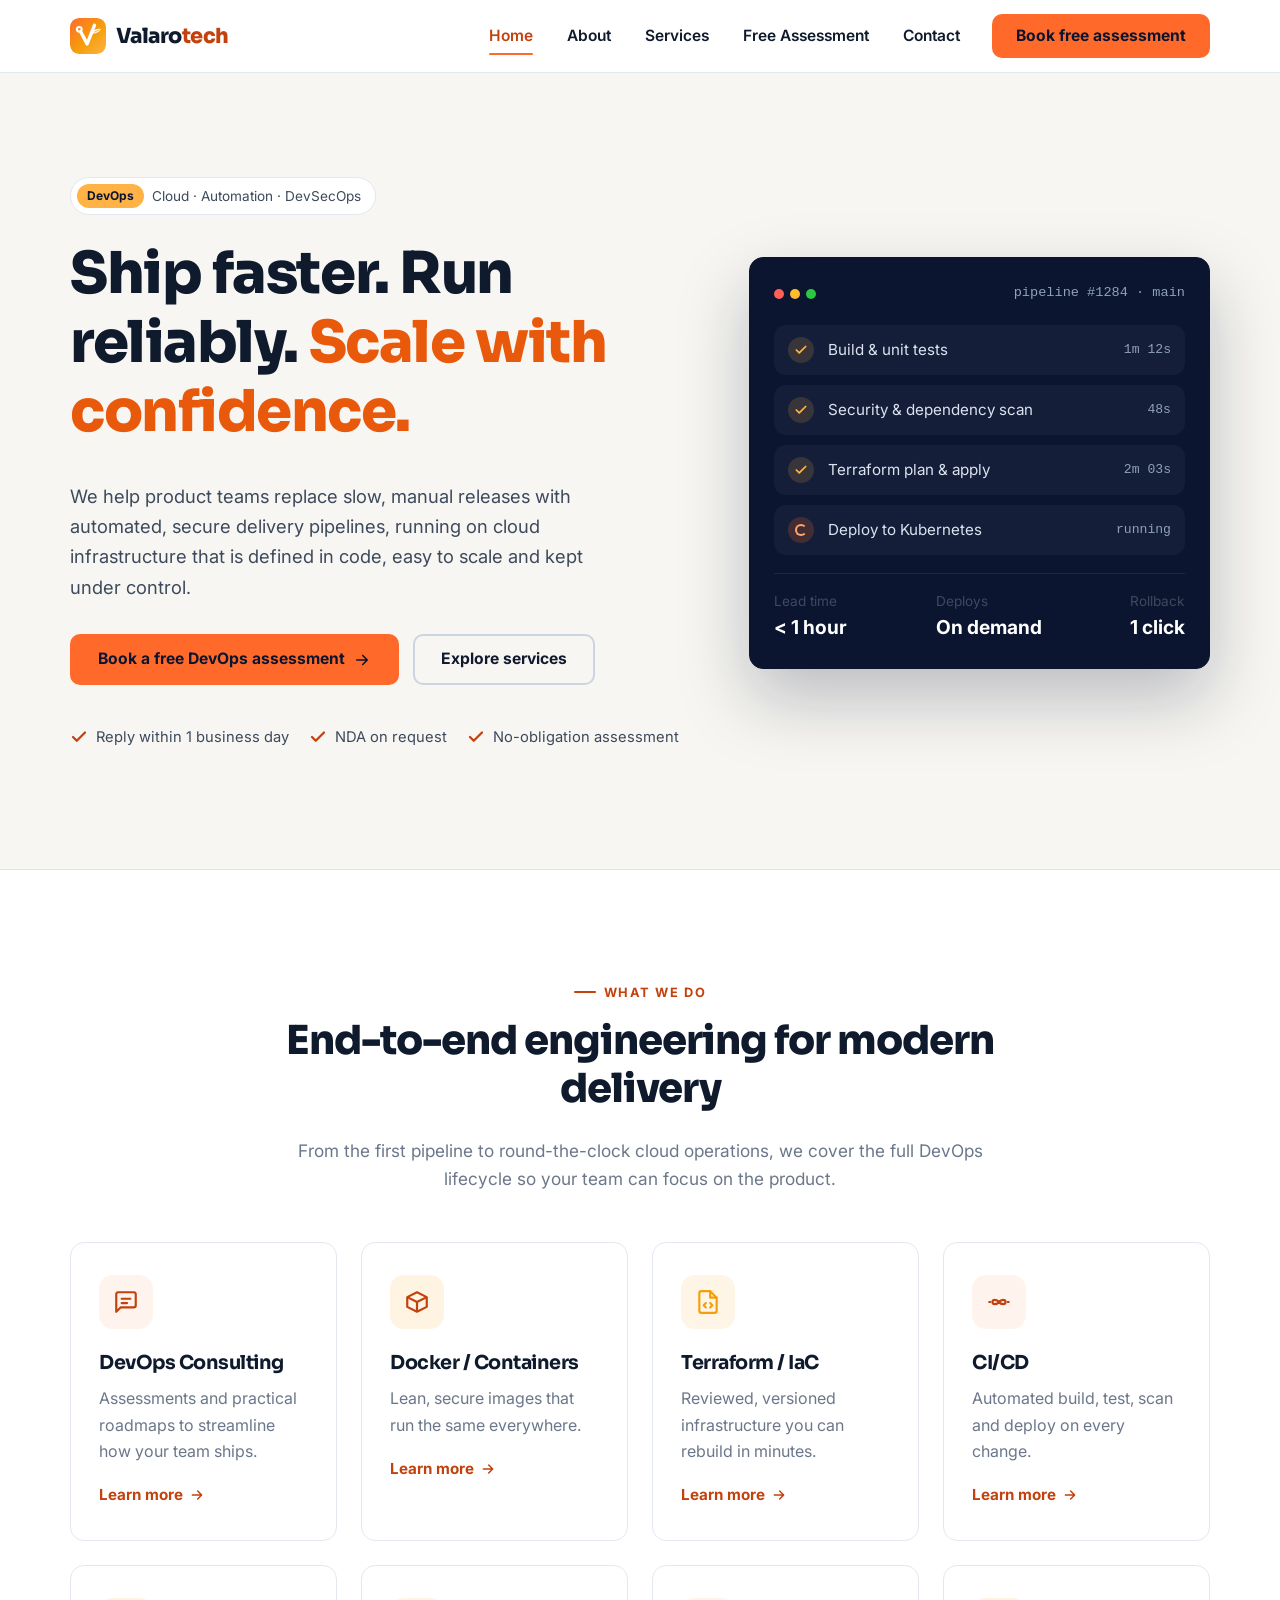
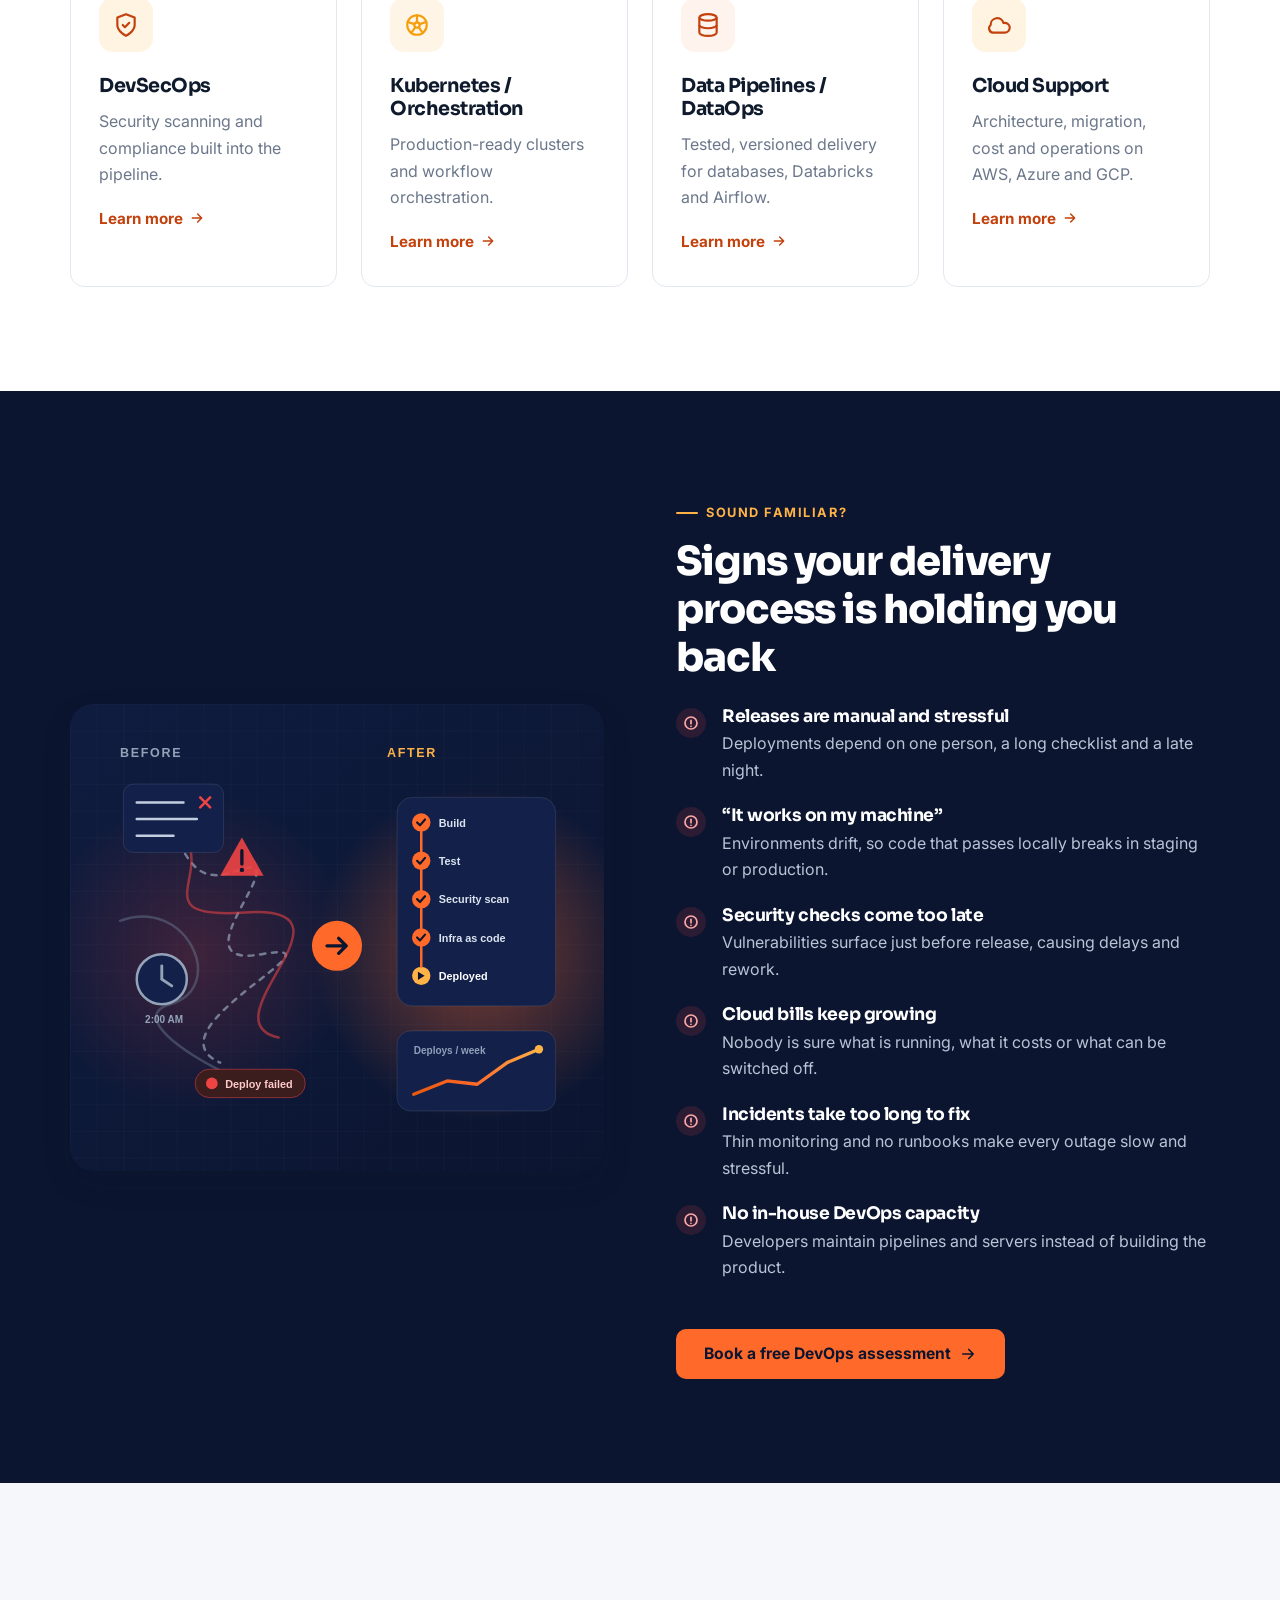
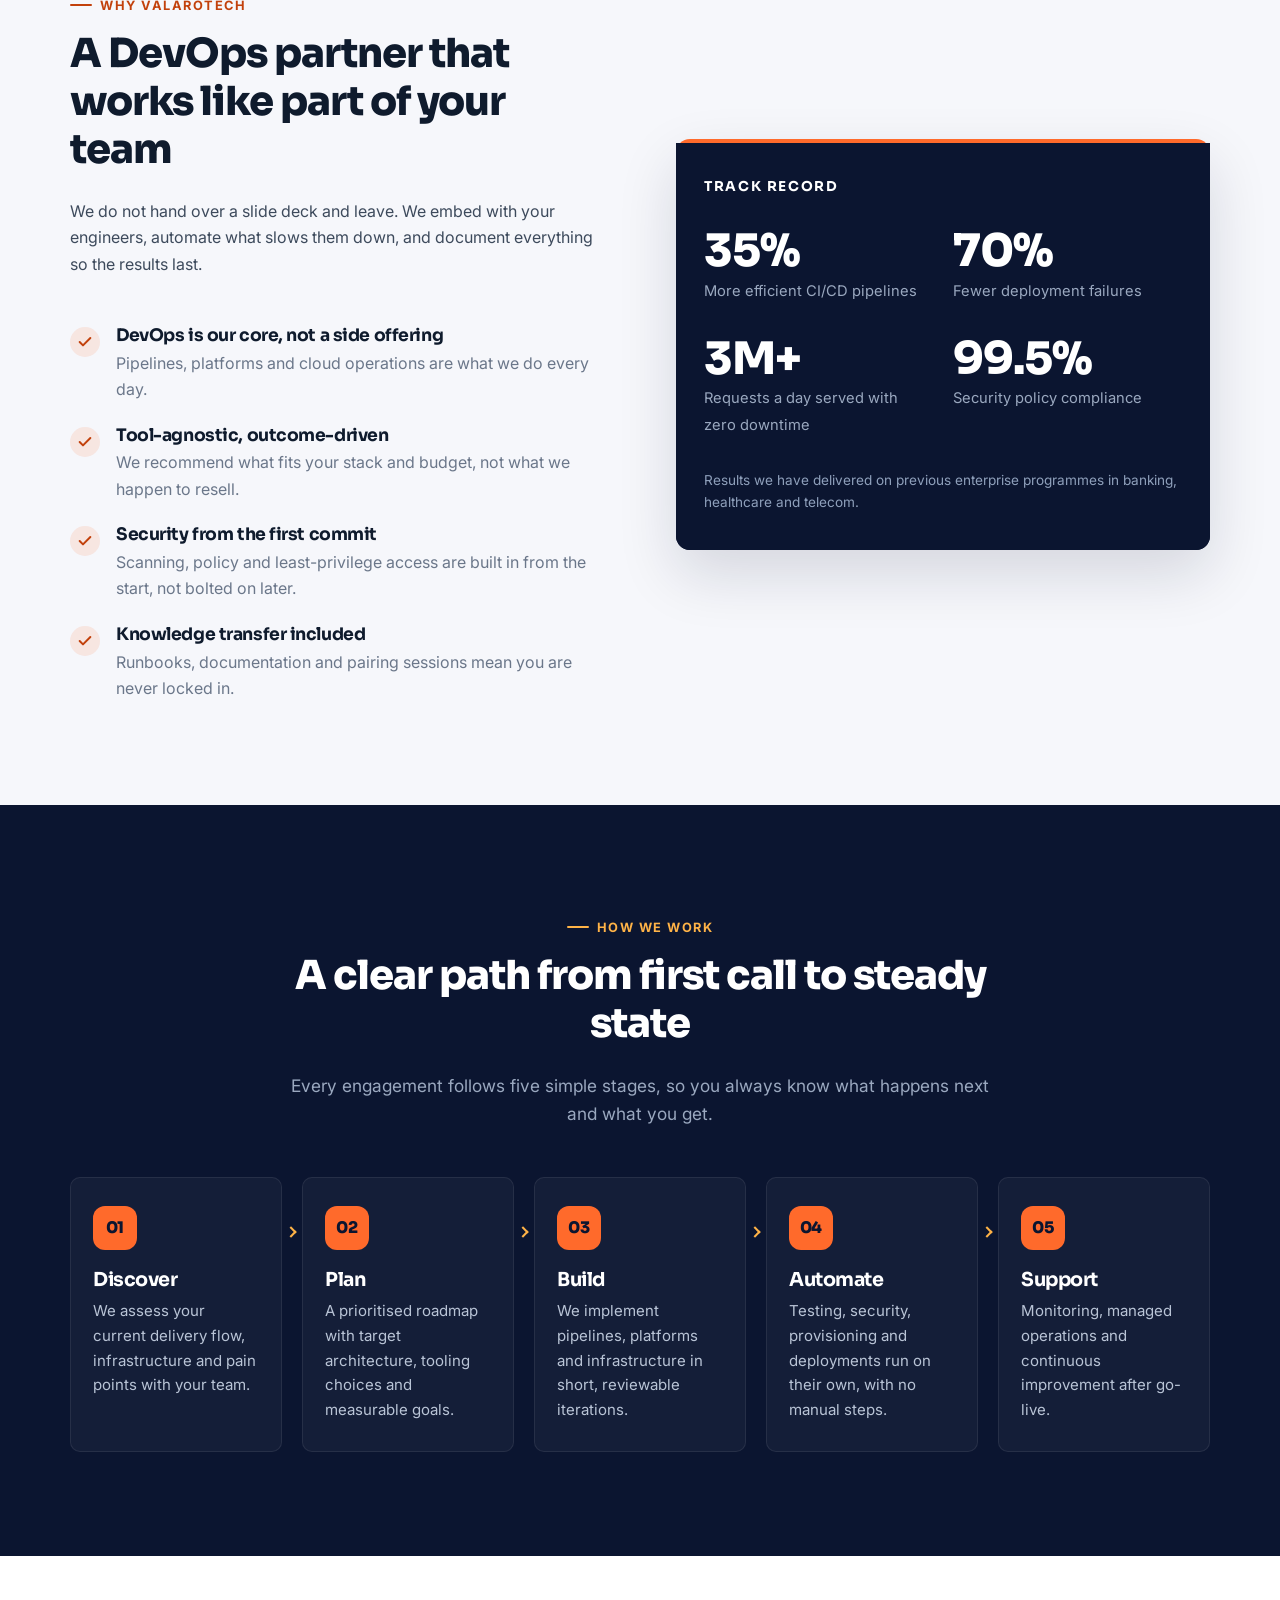
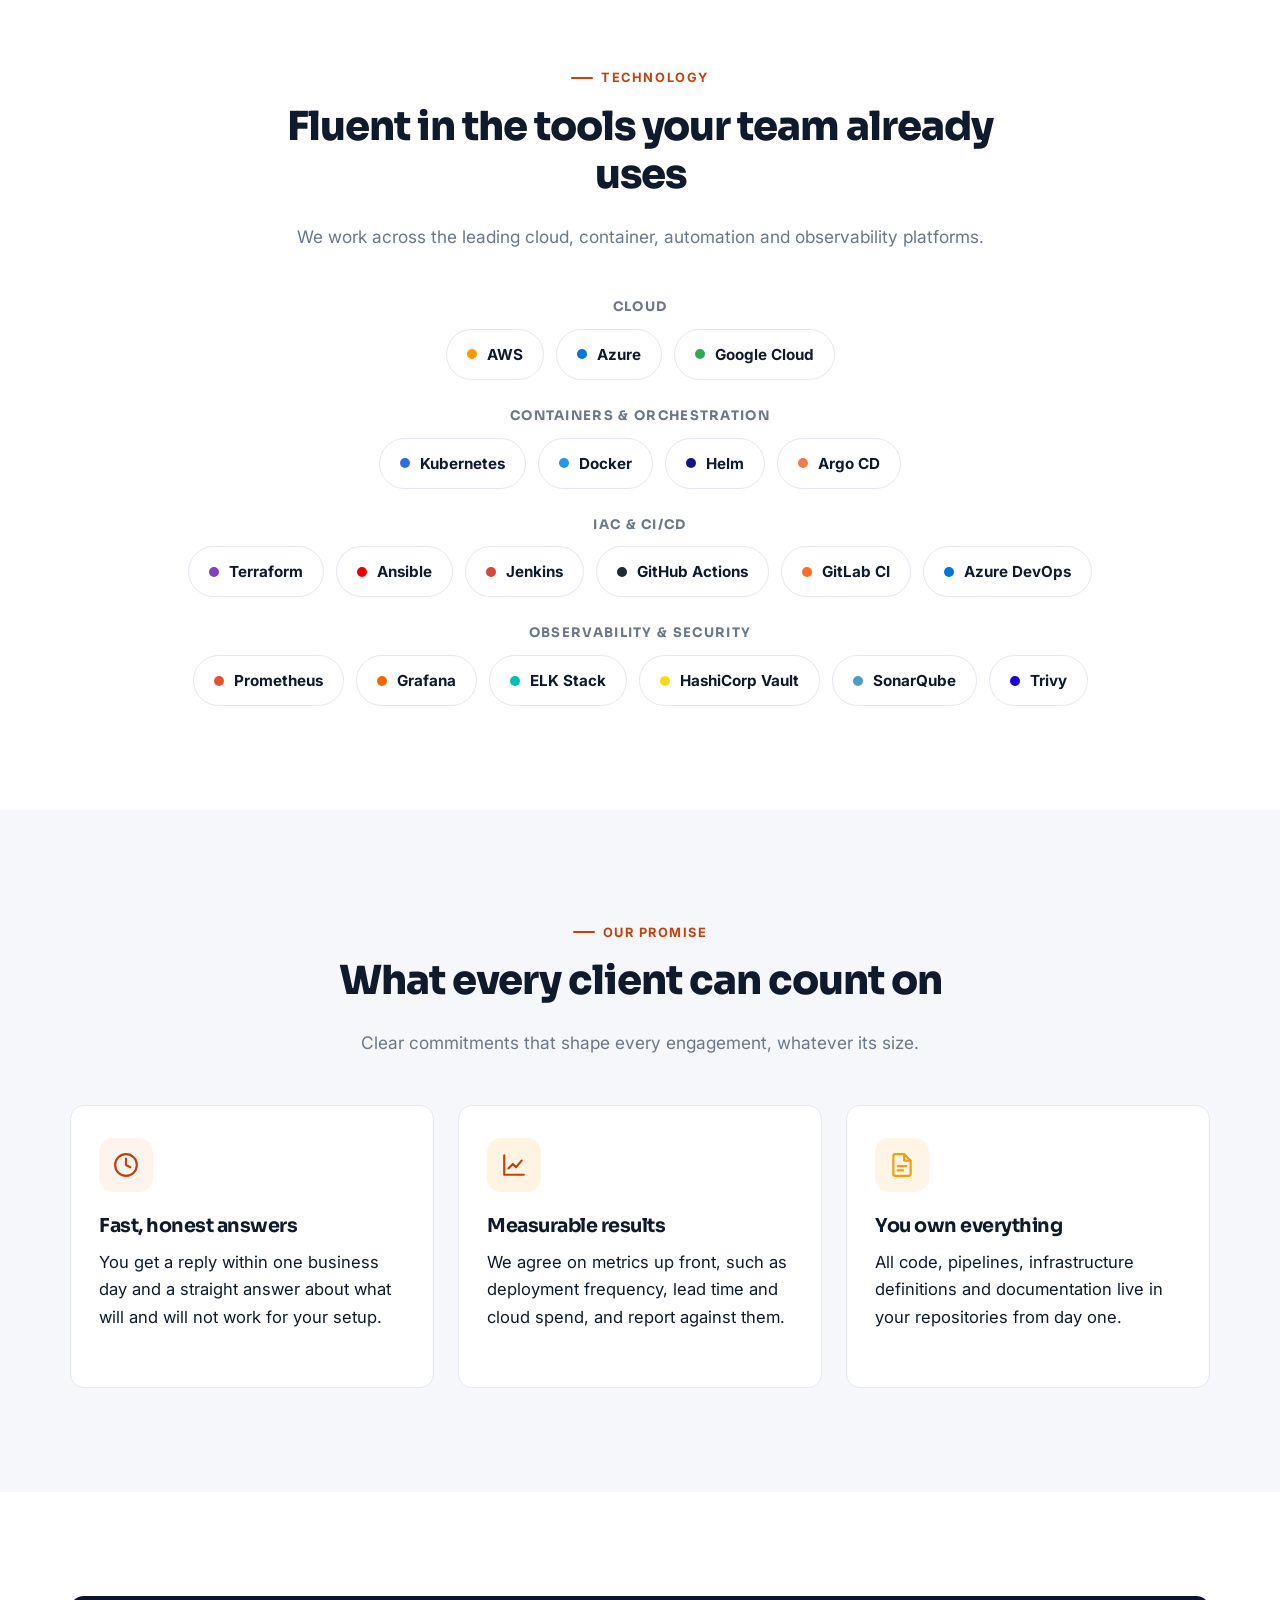
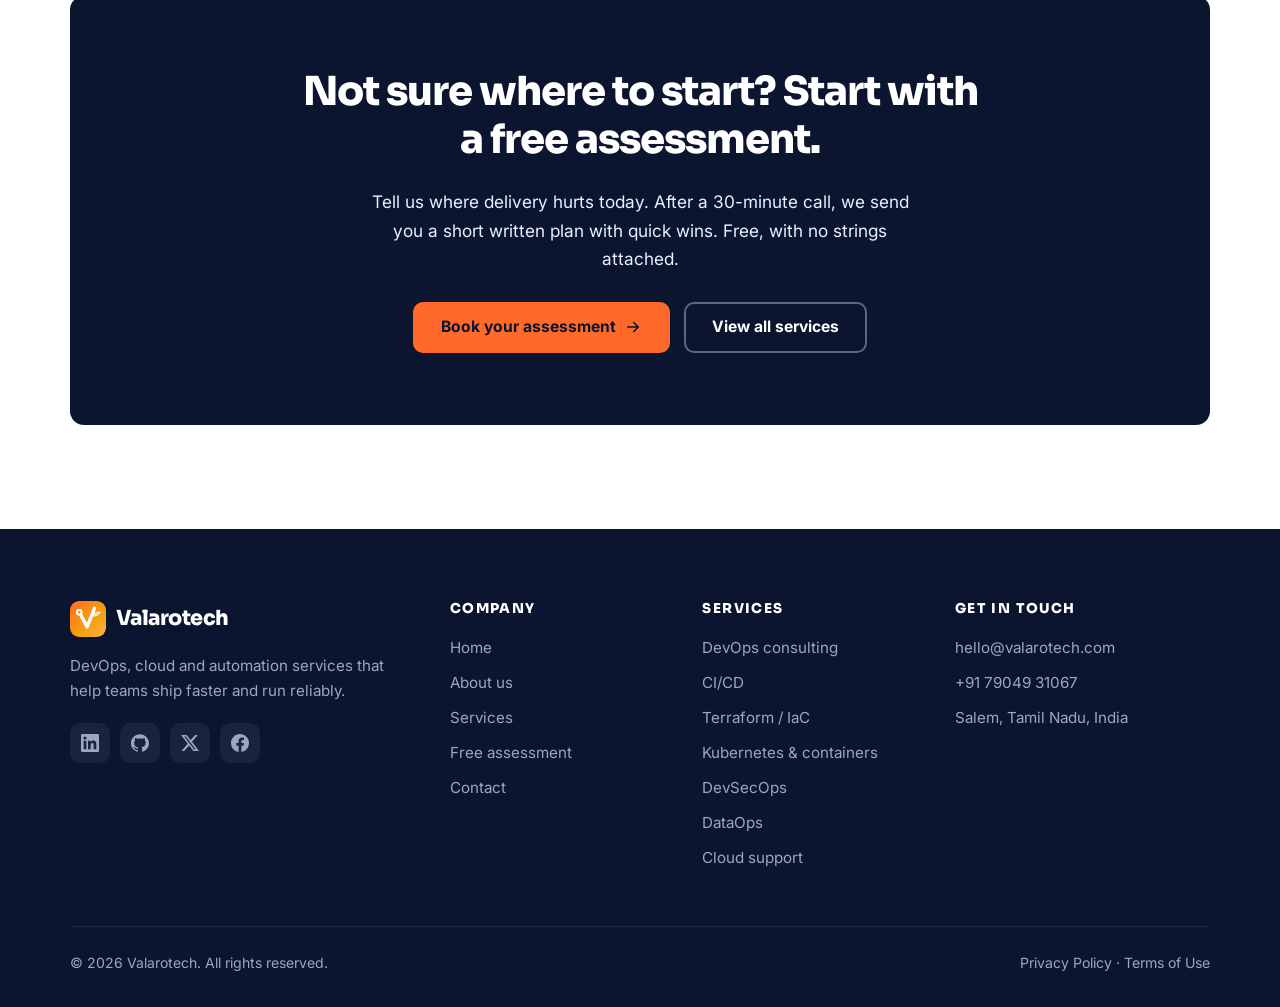
<file: index.html>
<!DOCTYPE html>
<html lang="en" class="no-js">
<head>
  <meta charset="UTF-8">
  <meta name="viewport" content="width=device-width, initial-scale=1">
  <title>Valarotech | DevOps, Cloud &amp; Automation Services</title>
  <meta name="description" content="Valarotech is a DevOps-focused IT services company. We help teams ship faster and run reliably with CI/CD, cloud, infrastructure as code, DevSecOps and managed DevOps.">
  <meta property="og:title" content="Valarotech | DevOps, Cloud &amp; Automation Services">
  <meta property="og:description" content="Ship faster. Run reliably. Scale with confidence. DevOps, cloud and automation services by Valarotech.">
  <meta property="og:type" content="website">
  <link rel="canonical" href="https://valarotech.com/">
  <meta property="og:url" content="https://valarotech.com/">
  <meta property="og:image" content="https://valarotech.com/assets/brand/valarotech-og.png">
  <meta property="og:image:width" content="1200">
  <meta property="og:image:height" content="630">
  <meta property="og:site_name" content="Valarotech">
  <meta name="twitter:card" content="summary_large_image">
  <meta name="twitter:site" content="@Valarotech">
  <meta name="theme-color" content="#0b1530">
  <link rel="icon" href="assets/img/favicon.svg" type="image/svg+xml">
  <link rel="apple-touch-icon" href="assets/brand/valarotech-icon-512.png">
  <link rel="preconnect" href="https://fonts.googleapis.com">
  <link rel="preconnect" href="https://fonts.gstatic.com" crossorigin>
  <link href="https://fonts.googleapis.com/css2?family=Inter:wght@400;500;600;700&amp;family=Sora:wght@600;700;800&amp;display=swap" rel="stylesheet">
  <link rel="stylesheet" href="assets/css/style.css">
  <script type="application/ld+json">
{
  "@context": "https://schema.org",
  "@type": "ProfessionalService",
  "name": "Valarotech",
  "url": "https://valarotech.com/",
  "logo": "https://valarotech.com/assets/brand/valarotech-icon-512.png",
  "image": "https://valarotech.com/assets/brand/valarotech-og.png",
  "description": "DevOps, cloud, infrastructure automation, DevSecOps, software development and DevOps training services.",
  "email": "hello@valarotech.com",
  "telephone": "+91-79049-31067",
  "address": {
    "@type": "PostalAddress",
    "addressLocality": "Salem",
    "addressRegion": "Tamil Nadu",
    "addressCountry": "IN"
  },
  "areaServed": "Worldwide",
  "sameAs": [
    "https://www.linkedin.com/company/valarotech/",
    "https://github.com/valarotech",
    "https://x.com/Valarotech",
    "https://www.facebook.com/valarotech/"
  ]
}
  </script>
</head>
<body>
  <a class="skip-link" href="#main">Skip to content</a>

  <!-- ============ HEADER (shared — keep in sync across pages) ============ -->
  <header class="site-header">
    <div class="container header-inner">
      <a href="index.html" class="logo" aria-label="Valarotech home">
        <img class="logo-mark" src="assets/brand/valarotech-mark.svg" alt="" width="36" height="36">
        <span>Valaro<span class="accent">tech</span></span>
      </a>
      <button class="nav-toggle" aria-controls="site-nav" aria-expanded="false" aria-label="Toggle menu">
        <span></span><span></span><span></span>
      </button>
      <nav id="site-nav" class="site-nav" aria-label="Main">
        <ul>
          <li><a href="index.html" aria-current="page">Home</a></li>
          <li><a href="about.html">About</a></li>
          <li><a href="services.html">Services</a></li>
          <li><a href="assessment.html">Free Assessment</a></li>
          <li><a href="contact.html">Contact</a></li>
          <li class="nav-cta"><a href="assessment.html" class="btn btn-primary">Book free assessment</a></li>
        </ul>
      </nav>
    </div>
  </header>

  <main id="main">
    <!-- ============ HERO ============ -->
    <section class="hero">
      <div class="hero-grid-bg" aria-hidden="true"></div>
      <div class="container hero-layout">
        <div>
          <span class="pill"><b>DevOps</b> Cloud · Automation · DevSecOps</span>
          <h1>Ship faster. Run reliably. <span class="highlight">Scale with confidence.</span></h1>
          <p class="hero-lead">We help product teams replace slow, manual releases with automated, secure delivery pipelines, running on cloud infrastructure that is defined in code, easy to scale and kept under control.</p>
          <div class="hero-actions">
            <a href="assessment.html" class="btn btn-primary">Book a free DevOps assessment
              <svg viewBox="0 0 24 24" fill="none" stroke="currentColor" stroke-width="2.2" stroke-linecap="round" stroke-linejoin="round" aria-hidden="true"><path d="M5 12h14M13 6l6 6-6 6"/></svg>
            </a>
            <a href="services.html" class="btn btn-outline">Explore services</a>
          </div>
          <div class="hero-badges">
            <span><svg viewBox="0 0 24 24" fill="none" stroke="currentColor" stroke-width="3" stroke-linecap="round" stroke-linejoin="round" aria-hidden="true"><path d="M20 6 9 17l-5-5"/></svg>Reply within 1 business day</span>
            <span><svg viewBox="0 0 24 24" fill="none" stroke="currentColor" stroke-width="3" stroke-linecap="round" stroke-linejoin="round" aria-hidden="true"><path d="M20 6 9 17l-5-5"/></svg>NDA on request</span>
            <span><svg viewBox="0 0 24 24" fill="none" stroke="currentColor" stroke-width="3" stroke-linecap="round" stroke-linejoin="round" aria-hidden="true"><path d="M20 6 9 17l-5-5"/></svg>No-obligation assessment</span>
          </div>
        </div>

        <div class="pipeline-card" aria-label="Example CI/CD pipeline run">
          <div class="pipeline-top">
            <div class="dots" aria-hidden="true"><i></i><i></i><i></i></div>
            <code>pipeline #1284 · main</code>
          </div>
          <div class="stage"><span class="status"><svg viewBox="0 0 24 24" fill="none" stroke="currentColor" stroke-width="3" stroke-linecap="round" stroke-linejoin="round" aria-hidden="true"><path d="M20 6 9 17l-5-5"/></svg></span>Build &amp; unit tests<span class="time">1m 12s</span></div>
          <div class="stage"><span class="status"><svg viewBox="0 0 24 24" fill="none" stroke="currentColor" stroke-width="3" stroke-linecap="round" stroke-linejoin="round" aria-hidden="true"><path d="M20 6 9 17l-5-5"/></svg></span>Security &amp; dependency scan<span class="time">48s</span></div>
          <div class="stage"><span class="status"><svg viewBox="0 0 24 24" fill="none" stroke="currentColor" stroke-width="3" stroke-linecap="round" stroke-linejoin="round" aria-hidden="true"><path d="M20 6 9 17l-5-5"/></svg></span>Terraform plan &amp; apply<span class="time">2m 03s</span></div>
          <div class="stage running"><span class="status" aria-hidden="true"></span>Deploy to Kubernetes<span class="time">running</span></div>
          <div class="pipeline-foot">
            <div>Lead time<strong>&lt; 1 hour</strong></div>
            <div>Deploys<strong>On demand</strong></div>
            <div>Rollback<strong>1 click</strong></div>
          </div>
        </div>
      </div>
    </section>

    <!-- ============ SERVICES OVERVIEW ============ -->
    <section class="section" id="services">
      <div class="container">
        <div class="section-head center reveal">
          <span class="eyebrow">What we do</span>
          <h2>End-to-end engineering for modern delivery</h2>
          <p>From the first pipeline to round-the-clock cloud operations, we cover the full DevOps lifecycle so your team can focus on the product.</p>
        </div>

        <div class="grid grid-4">
          <article class="card reveal">
            <div class="icon-box"><svg viewBox="0 0 24 24" fill="none" stroke="currentColor" stroke-width="2" stroke-linecap="round" stroke-linejoin="round" aria-hidden="true"><path d="M21 15a2 2 0 0 1-2 2H7l-4 4V5a2 2 0 0 1 2-2h14a2 2 0 0 1 2 2z"/><path d="M8 9h8M8 13h5"/></svg></div>
            <h3>DevOps Consulting</h3>
            <p>Assessments and practical roadmaps to streamline how your team ships.</p>
            <a href="services.html#devops" class="link-arrow">Learn more <svg viewBox="0 0 24 24" fill="none" stroke="currentColor" stroke-width="2.2" stroke-linecap="round" stroke-linejoin="round" aria-hidden="true"><path d="M5 12h14M13 6l6 6-6 6"/></svg></a>
          </article>
          <article class="card reveal">
            <div class="icon-box teal"><svg viewBox="0 0 24 24" fill="none" stroke="currentColor" stroke-width="2" stroke-linejoin="round" aria-hidden="true"><path d="M3 7.5 12 3l9 4.5v9L12 21l-9-4.5z"/><path d="M3 7.5 12 12l9-4.5M12 12v9"/></svg></div>
            <h3>Docker / Containers</h3>
            <p>Lean, secure images that run the same everywhere.</p>
            <a href="services.html#docker" class="link-arrow">Learn more <svg viewBox="0 0 24 24" fill="none" stroke="currentColor" stroke-width="2.2" stroke-linecap="round" stroke-linejoin="round" aria-hidden="true"><path d="M5 12h14M13 6l6 6-6 6"/></svg></a>
          </article>
          <article class="card reveal">
            <div class="icon-box violet"><svg viewBox="0 0 24 24" fill="none" stroke="currentColor" stroke-width="2" stroke-linecap="round" stroke-linejoin="round" aria-hidden="true"><path d="M14 2H6a2 2 0 0 0-2 2v16a2 2 0 0 0 2 2h12a2 2 0 0 0 2-2V8z"/><path d="M14 2v6h6M10 13l-2 2 2 2M14 13l2 2-2 2"/></svg></div>
            <h3>Terraform / IaC</h3>
            <p>Reviewed, versioned infrastructure you can rebuild in minutes.</p>
            <a href="services.html#iac" class="link-arrow">Learn more <svg viewBox="0 0 24 24" fill="none" stroke="currentColor" stroke-width="2.2" stroke-linecap="round" stroke-linejoin="round" aria-hidden="true"><path d="M5 12h14M13 6l6 6-6 6"/></svg></a>
          </article>
          <article class="card reveal">
            <div class="icon-box"><svg viewBox="0 0 24 24" fill="none" stroke="currentColor" stroke-width="2" stroke-linecap="round" stroke-linejoin="round" aria-hidden="true"><path d="M12 12c-2-2.7-6-2.7-6 0s4 2.7 6 0 6-2.7 6 0-4 2.7-6 0z"/><path d="M3 12h1M20 12h1"/></svg></div>
            <h3>CI/CD</h3>
            <p>Automated build, test, scan and deploy on every change.</p>
            <a href="services.html#cicd" class="link-arrow">Learn more <svg viewBox="0 0 24 24" fill="none" stroke="currentColor" stroke-width="2.2" stroke-linecap="round" stroke-linejoin="round" aria-hidden="true"><path d="M5 12h14M13 6l6 6-6 6"/></svg></a>
          </article>
          <article class="card reveal">
            <div class="icon-box teal"><svg viewBox="0 0 24 24" fill="none" stroke="currentColor" stroke-width="2" stroke-linecap="round" stroke-linejoin="round" aria-hidden="true"><path d="M12 22s8-4 8-10V5l-8-3-8 3v7c0 6 8 10 8 10z"/><path d="m9 12 2 2 4-4"/></svg></div>
            <h3>DevSecOps</h3>
            <p>Security scanning and compliance built into the pipeline.</p>
            <a href="services.html#devsecops" class="link-arrow">Learn more <svg viewBox="0 0 24 24" fill="none" stroke="currentColor" stroke-width="2.2" stroke-linecap="round" stroke-linejoin="round" aria-hidden="true"><path d="M5 12h14M13 6l6 6-6 6"/></svg></a>
          </article>
          <article class="card reveal">
            <div class="icon-box violet"><svg viewBox="0 0 24 24" fill="none" stroke="currentColor" stroke-width="2" stroke-linecap="round" aria-hidden="true"><circle cx="12" cy="12" r="9"/><circle cx="12" cy="12" r="2.5"/><path d="M12 9.5V3M14.4 11.2 20.6 9.2M13.5 14l3.8 5.3M10.5 14l-3.8 5.3M9.6 11.2 3.4 9.2"/></svg></div>
            <h3>Kubernetes / Orchestration</h3>
            <p>Production-ready clusters and workflow orchestration.</p>
            <a href="services.html#kubernetes" class="link-arrow">Learn more <svg viewBox="0 0 24 24" fill="none" stroke="currentColor" stroke-width="2.2" stroke-linecap="round" stroke-linejoin="round" aria-hidden="true"><path d="M5 12h14M13 6l6 6-6 6"/></svg></a>
          </article>
          <article class="card reveal">
            <div class="icon-box"><svg viewBox="0 0 24 24" fill="none" stroke="currentColor" stroke-width="2" aria-hidden="true"><ellipse cx="12" cy="5" rx="8" ry="3"/><path d="M4 5v14c0 1.7 3.6 3 8 3s8-1.3 8-3V5"/><path d="M4 12c0 1.7 3.6 3 8 3s8-1.3 8-3"/></svg></div>
            <h3>Data Pipelines / DataOps</h3>
            <p>Tested, versioned delivery for databases, Databricks and Airflow.</p>
            <a href="services.html#dataops" class="link-arrow">Learn more <svg viewBox="0 0 24 24" fill="none" stroke="currentColor" stroke-width="2.2" stroke-linecap="round" stroke-linejoin="round" aria-hidden="true"><path d="M5 12h14M13 6l6 6-6 6"/></svg></a>
          </article>
          <article class="card reveal">
            <div class="icon-box teal"><svg viewBox="0 0 24 24" fill="none" stroke="currentColor" stroke-width="2" stroke-linecap="round" stroke-linejoin="round" aria-hidden="true"><path d="M17.5 19a4.5 4.5 0 1 0-1.4-8.8A6 6 0 0 0 4.3 12 4 4 0 0 0 6 19z"/></svg></div>
            <h3>Cloud Support</h3>
            <p>Architecture, migration, cost and operations on AWS, Azure and GCP.</p>
            <a href="services.html#cloud" class="link-arrow">Learn more <svg viewBox="0 0 24 24" fill="none" stroke="currentColor" stroke-width="2.2" stroke-linecap="round" stroke-linejoin="round" aria-hidden="true"><path d="M5 12h14M13 6l6 6-6 6"/></svg></a>
          </article>
        </div>
      </div>
    </section>

    <!-- ============ SOUND FAMILIAR ============ -->
    <section class="section section-dark">
      <div class="container split">
        <div class="reveal">
          <img class="illustration" src="assets/img/before-after.svg" alt="Illustration contrasting tangled manual releases with a clean automated delivery pipeline" width="640" height="560" loading="lazy">
        </div>
        <div class="reveal">
          <span class="eyebrow">Sound familiar?</span>
          <h2>Signs your delivery process is holding you back</h2>
          <ul class="check-list pain-list">
            <li>
              <span class="tick warn"><svg viewBox="0 0 24 24" fill="none" stroke="currentColor" stroke-width="2.6" stroke-linecap="round" stroke-linejoin="round" aria-hidden="true"><path d="M12 8v5M12 17h.01"/><circle cx="12" cy="12" r="9"/></svg></span>
              <div><h3>Releases are manual and stressful</h3><p>Deployments depend on one person, a long checklist and a late night.</p></div>
            </li>
            <li>
              <span class="tick warn"><svg viewBox="0 0 24 24" fill="none" stroke="currentColor" stroke-width="2.6" stroke-linecap="round" stroke-linejoin="round" aria-hidden="true"><path d="M12 8v5M12 17h.01"/><circle cx="12" cy="12" r="9"/></svg></span>
              <div><h3>“It works on my machine”</h3><p>Environments drift, so code that passes locally breaks in staging or production.</p></div>
            </li>
            <li>
              <span class="tick warn"><svg viewBox="0 0 24 24" fill="none" stroke="currentColor" stroke-width="2.6" stroke-linecap="round" stroke-linejoin="round" aria-hidden="true"><path d="M12 8v5M12 17h.01"/><circle cx="12" cy="12" r="9"/></svg></span>
              <div><h3>Security checks come too late</h3><p>Vulnerabilities surface just before release, causing delays and rework.</p></div>
            </li>
            <li>
              <span class="tick warn"><svg viewBox="0 0 24 24" fill="none" stroke="currentColor" stroke-width="2.6" stroke-linecap="round" stroke-linejoin="round" aria-hidden="true"><path d="M12 8v5M12 17h.01"/><circle cx="12" cy="12" r="9"/></svg></span>
              <div><h3>Cloud bills keep growing</h3><p>Nobody is sure what is running, what it costs or what can be switched off.</p></div>
            </li>
            <li>
              <span class="tick warn"><svg viewBox="0 0 24 24" fill="none" stroke="currentColor" stroke-width="2.6" stroke-linecap="round" stroke-linejoin="round" aria-hidden="true"><path d="M12 8v5M12 17h.01"/><circle cx="12" cy="12" r="9"/></svg></span>
              <div><h3>Incidents take too long to fix</h3><p>Thin monitoring and no runbooks make every outage slow and stressful.</p></div>
            </li>
            <li>
              <span class="tick warn"><svg viewBox="0 0 24 24" fill="none" stroke="currentColor" stroke-width="2.6" stroke-linecap="round" stroke-linejoin="round" aria-hidden="true"><path d="M12 8v5M12 17h.01"/><circle cx="12" cy="12" r="9"/></svg></span>
              <div><h3>No in-house DevOps capacity</h3><p>Developers maintain pipelines and servers instead of building the product.</p></div>
            </li>
          </ul>
          <div class="hero-actions mt-lg">
            <a href="assessment.html" class="btn btn-primary">Book a free DevOps assessment <svg viewBox="0 0 24 24" fill="none" stroke="currentColor" stroke-width="2.2" stroke-linecap="round" stroke-linejoin="round" aria-hidden="true"><path d="M5 12h14M13 6l6 6-6 6"/></svg></a>
          </div>
        </div>
      </div>
    </section>

    <!-- ============ WHY CHOOSE US ============ -->
    <section class="section section-soft">
      <div class="container split">
        <div class="reveal">
          <span class="eyebrow">Why Valarotech</span>
          <h2>A DevOps partner that works like part of your team</h2>
          <p class="mb-0">We do not hand over a slide deck and leave. We embed with your engineers, automate what slows them down, and document everything so the results last.</p>
          <ul class="check-list mt-lg">
            <li>
              <span class="tick"><svg viewBox="0 0 24 24" fill="none" stroke="currentColor" stroke-width="3" stroke-linecap="round" stroke-linejoin="round" aria-hidden="true"><path d="M20 6 9 17l-5-5"/></svg></span>
              <div><h3>DevOps is our core, not a side offering</h3><p>Pipelines, platforms and cloud operations are what we do every day.</p></div>
            </li>
            <li>
              <span class="tick"><svg viewBox="0 0 24 24" fill="none" stroke="currentColor" stroke-width="3" stroke-linecap="round" stroke-linejoin="round" aria-hidden="true"><path d="M20 6 9 17l-5-5"/></svg></span>
              <div><h3>Tool-agnostic, outcome-driven</h3><p>We recommend what fits your stack and budget, not what we happen to resell.</p></div>
            </li>
            <li>
              <span class="tick"><svg viewBox="0 0 24 24" fill="none" stroke="currentColor" stroke-width="3" stroke-linecap="round" stroke-linejoin="round" aria-hidden="true"><path d="M20 6 9 17l-5-5"/></svg></span>
              <div><h3>Security from the first commit</h3><p>Scanning, policy and least-privilege access are built in from the start, not bolted on later.</p></div>
            </li>
            <li>
              <span class="tick"><svg viewBox="0 0 24 24" fill="none" stroke="currentColor" stroke-width="3" stroke-linecap="round" stroke-linejoin="round" aria-hidden="true"><path d="M20 6 9 17l-5-5"/></svg></span>
              <div><h3>Knowledge transfer included</h3><p>Runbooks, documentation and pairing sessions mean you are never locked in.</p></div>
            </li>
          </ul>
        </div>

        <div class="stat-panel reveal">
          <div class="stat-panel-inner">
            <h3 class="stat-title">Track record</h3>
            <div class="stat"><strong data-count="35" data-suffix="%">35%</strong><span>More efficient CI/CD pipelines</span></div>
            <div class="stat"><strong data-count="70" data-suffix="%">70%</strong><span>Fewer deployment failures</span></div>
            <div class="stat"><strong data-count="3" data-suffix="M+">3M+</strong><span>Requests a day served with zero downtime</span></div>
            <div class="stat"><strong>99.5%</strong><span>Security policy compliance</span></div>
            <p class="stat-note">Results we have delivered on previous enterprise programmes in banking, healthcare and telecom.</p>
          </div>
        </div>
      </div>
    </section>

    <!-- ============ PROCESS ============ -->
    <section class="section section-dark">
      <div class="container">
        <div class="section-head center reveal">
          <span class="eyebrow">How we work</span>
          <h2>A clear path from first call to steady state</h2>
          <p>Every engagement follows five simple stages, so you always know what happens next and what you get.</p>
        </div>
        <div class="process">
          <div class="step reveal">
            <span class="step-num">01</span>
            <h3>Discover</h3>
            <p>We assess your current delivery flow, infrastructure and pain points with your team.</p>
          </div>
          <div class="step reveal">
            <span class="step-num">02</span>
            <h3>Plan</h3>
            <p>A prioritised roadmap with target architecture, tooling choices and measurable goals.</p>
          </div>
          <div class="step reveal">
            <span class="step-num">03</span>
            <h3>Build</h3>
            <p>We implement pipelines, platforms and infrastructure in short, reviewable iterations.</p>
          </div>
          <div class="step reveal">
            <span class="step-num">04</span>
            <h3>Automate</h3>
            <p>Testing, security, provisioning and deployments run on their own, with no manual steps.</p>
          </div>
          <div class="step reveal">
            <span class="step-num">05</span>
            <h3>Support</h3>
            <p>Monitoring, managed operations and continuous improvement after go-live.</p>
          </div>
        </div>
      </div>
    </section>

    <!-- ============ TECH STACK ============ -->
    <section class="section">
      <div class="container">
        <div class="section-head center reveal">
          <span class="eyebrow">Technology</span>
          <h2>Fluent in the tools your team already uses</h2>
          <p>We work across the leading cloud, container, automation and observability platforms.</p>
        </div>
        <div class="reveal">
          <div class="tech-group">
            <h3>Cloud</h3>
            <div class="tech-grid">
              <span class="tech"><i style="--c:#ff9900"></i>AWS</span>
              <span class="tech"><i style="--c:#0078d4"></i>Azure</span>
              <span class="tech"><i style="--c:#34a853"></i>Google Cloud</span>
            </div>
          </div>
          <div class="tech-group">
            <h3>Containers &amp; orchestration</h3>
            <div class="tech-grid">
              <span class="tech"><i style="--c:#326ce5"></i>Kubernetes</span>
              <span class="tech"><i style="--c:#2496ed"></i>Docker</span>
              <span class="tech"><i style="--c:#0f1689"></i>Helm</span>
              <span class="tech"><i style="--c:#ef7b4d"></i>Argo CD</span>
            </div>
          </div>
          <div class="tech-group">
            <h3>IaC &amp; CI/CD</h3>
            <div class="tech-grid">
              <span class="tech"><i style="--c:#7b42bc"></i>Terraform</span>
              <span class="tech"><i style="--c:#ee0000"></i>Ansible</span>
              <span class="tech"><i style="--c:#d24939"></i>Jenkins</span>
              <span class="tech"><i style="--c:#24292f"></i>GitHub Actions</span>
              <span class="tech"><i style="--c:#fc6d26"></i>GitLab CI</span>
              <span class="tech"><i style="--c:#0078d7"></i>Azure DevOps</span>
            </div>
          </div>
          <div class="tech-group mb-0">
            <h3>Observability &amp; security</h3>
            <div class="tech-grid">
              <span class="tech"><i style="--c:#e6522c"></i>Prometheus</span>
              <span class="tech"><i style="--c:#f46800"></i>Grafana</span>
              <span class="tech"><i style="--c:#00bfb3"></i>ELK Stack</span>
              <span class="tech"><i style="--c:#ffd814"></i>HashiCorp Vault</span>
              <span class="tech"><i style="--c:#4e9bcd"></i>SonarQube</span>
              <span class="tech"><i style="--c:#1904da"></i>Trivy</span>
            </div>
          </div>
        </div>
      </div>
    </section>

    <!-- ============ TRUST / COMMITMENTS ============ -->
    <!-- Testimonials: once you have real client quotes, replace these commitment cards
         with quote cards. A ready-made template is commented out at the end of this section. -->
    <section class="section section-soft">
      <div class="container">
        <div class="section-head center reveal">
          <span class="eyebrow">Our promise</span>
          <h2>What every client can count on</h2>
          <p>Clear commitments that shape every engagement, whatever its size.</p>
        </div>
        <div class="grid grid-3">
          <article class="quote-card reveal">
            <div class="icon-box"><svg viewBox="0 0 24 24" fill="none" stroke="currentColor" stroke-width="2" stroke-linecap="round" stroke-linejoin="round" aria-hidden="true"><circle cx="12" cy="12" r="10"/><path d="M12 6v6l4 2"/></svg></div>
            <h3>Fast, honest answers</h3>
            <blockquote>You get a reply within one business day and a straight answer about what will and will not work for your setup.</blockquote>
          </article>
          <article class="quote-card reveal">
            <div class="icon-box teal"><svg viewBox="0 0 24 24" fill="none" stroke="currentColor" stroke-width="2" stroke-linecap="round" stroke-linejoin="round" aria-hidden="true"><path d="M3 3v18h18"/><path d="m7 15 4-4 3 3 5-6"/></svg></div>
            <h3>Measurable results</h3>
            <blockquote>We agree on metrics up front, such as deployment frequency, lead time and cloud spend, and report against them.</blockquote>
          </article>
          <article class="quote-card reveal">
            <div class="icon-box violet"><svg viewBox="0 0 24 24" fill="none" stroke="currentColor" stroke-width="2" stroke-linecap="round" stroke-linejoin="round" aria-hidden="true"><path d="M14 2H6a2 2 0 0 0-2 2v16a2 2 0 0 0 2 2h12a2 2 0 0 0 2-2V8z"/><path d="M14 2v6h6M8 13h8M8 17h5"/></svg></div>
            <h3>You own everything</h3>
            <blockquote>All code, pipelines, infrastructure definitions and documentation live in your repositories from day one.</blockquote>
          </article>
        </div>
        <!--
        TESTIMONIAL TEMPLATE — duplicate inside a .grid when you have real client quotes:
        <article class="quote-card reveal">
          <div class="stars" aria-label="5 out of 5">★★★★★</div>
          <blockquote>"Client quote goes here."</blockquote>
          <div class="quote-person">
            <span class="avatar">AB</span>
            <div><strong>Client Name</strong><span>Role, Company</span></div>
          </div>
        </article>
        -->
      </div>
    </section>

    <!-- ============ CTA ============ -->
    <section class="section">
      <div class="container">
        <div class="cta-banner reveal">
          <h2>Not sure where to start? Start with a free assessment.</h2>
          <p>Tell us where delivery hurts today. After a 30-minute call, we send you a short written plan with quick wins. Free, with no strings attached.</p>
          <div class="hero-actions">
            <a href="assessment.html" class="btn btn-white">Book your assessment
              <svg viewBox="0 0 24 24" fill="none" stroke="currentColor" stroke-width="2.2" stroke-linecap="round" stroke-linejoin="round" aria-hidden="true"><path d="M5 12h14M13 6l6 6-6 6"/></svg>
            </a>
            <a href="services.html" class="btn btn-outline">View all services</a>
          </div>
        </div>
      </div>
    </section>
  </main>

  <!-- ============ FOOTER (shared — keep in sync across pages) ============ -->
  <footer class="site-footer">
    <div class="container">
      <div class="footer-grid">
        <div>
          <a href="index.html" class="logo"><img class="logo-mark" src="assets/brand/valarotech-mark.svg" alt="" width="36" height="36"><span>Valarotech</span></a>
          <p>DevOps, cloud and automation services that help teams ship faster and run reliably.</p>
          <div class="socials">
            <!-- PLACEHOLDER: replace # with your LinkedIn / GitHub / X profile URLs -->
            <a href="https://www.linkedin.com/company/valarotech/" target="_blank" rel="noopener" aria-label="Valarotech on LinkedIn"><svg viewBox="0 0 24 24" fill="currentColor" aria-hidden="true"><path d="M20.45 20.45h-3.56v-5.57c0-1.33-.02-3.04-1.85-3.04-1.86 0-2.14 1.45-2.14 2.94v5.67H9.35V9h3.41v1.56h.05c.48-.9 1.64-1.85 3.37-1.85 3.6 0 4.27 2.37 4.27 5.46v6.28zM5.34 7.43a2.06 2.06 0 1 1 0-4.13 2.06 2.06 0 0 1 0 4.13zM7.12 20.45H3.56V9h3.56v11.45zM22.22 0H1.77C.79 0 0 .77 0 1.73v20.54C0 23.23.79 24 1.77 24h20.45c.98 0 1.78-.77 1.78-1.73V1.73C24 .77 23.2 0 22.22 0z"/></svg></a>
            <a href="https://github.com/valarotech" target="_blank" rel="noopener" aria-label="Valarotech on GitHub"><svg viewBox="0 0 24 24" fill="currentColor" aria-hidden="true"><path d="M12 .3a12 12 0 0 0-3.8 23.4c.6.1.8-.3.8-.6v-2c-3.3.7-4-1.6-4-1.6-.6-1.4-1.4-1.8-1.4-1.8-1-.7.1-.7.1-.7 1.2.1 1.8 1.2 1.8 1.2 1 1.8 2.8 1.3 3.5 1 0-.8.4-1.3.7-1.6-2.7-.3-5.5-1.3-5.5-6 0-1.2.5-2.3 1.3-3.1-.2-.4-.6-1.6 0-3.2 0 0 1-.3 3.4 1.2a11.5 11.5 0 0 1 6 0c2.3-1.5 3.3-1.2 3.3-1.2.6 1.6.2 2.8.1 3.2.8.8 1.2 1.9 1.2 3.1 0 4.6-2.8 5.6-5.5 5.9.5.4.9 1.1.9 2.3v3.3c0 .3.1.7.8.6A12 12 0 0 0 12 .3"/></svg></a>
            <a href="https://x.com/Valarotech" target="_blank" rel="noopener" aria-label="Valarotech on X"><svg viewBox="0 0 24 24" fill="currentColor" aria-hidden="true"><path d="M18.9 1.2h3.7l-8 9.2 9.4 12.4h-7.4l-5.8-7.6-6.6 7.6H.5l8.6-9.8L0 1.2h7.6l5.2 6.9 6.1-6.9zm-1.3 19.4h2L6.5 3.3H4.3l13.3 17.3z"/></svg></a>
            <a href="https://www.facebook.com/valarotech/" target="_blank" rel="noopener" aria-label="Valarotech on Facebook"><svg viewBox="0 0 24 24" fill="currentColor" aria-hidden="true"><path d="M24 12.07C24 5.4 18.63 0 12 0S0 5.4 0 12.07C0 18.1 4.39 23.1 10.13 24v-8.44H7.08v-3.49h3.05V9.41c0-3.02 1.79-4.69 4.53-4.69 1.31 0 2.68.23 2.68.23v2.97h-1.51c-1.49 0-1.96.93-1.96 1.88v2.26h3.33l-.53 3.49h-2.8V24C19.61 23.1 24 18.1 24 12.07z"/></svg></a>
          </div>
        </div>
        <div>
          <h4>Company</h4>
          <ul>
            <li><a href="index.html">Home</a></li>
            <li><a href="about.html">About us</a></li>
            <li><a href="services.html">Services</a></li>
            <li><a href="assessment.html">Free assessment</a></li>
            <li><a href="contact.html">Contact</a></li>
          </ul>
        </div>
        <div>
          <h4>Services</h4>
          <ul>
            <li><a href="services.html#devops">DevOps consulting</a></li>
            <li><a href="services.html#cicd">CI/CD</a></li>
            <li><a href="services.html#iac">Terraform / IaC</a></li>
            <li><a href="services.html#kubernetes">Kubernetes &amp; containers</a></li>
            <li><a href="services.html#devsecops">DevSecOps</a></li>
            <li><a href="services.html#dataops">DataOps</a></li>
            <li><a href="services.html#cloud">Cloud support</a></li>
          </ul>
        </div>
        <div>
          <h4>Get in touch</h4>
          <!-- Contact details: update here and on contact.html -->
          <ul>
            <li><a href="mailto:hello@valarotech.com">hello@valarotech.com</a></li>
            <li><a href="tel:+917904931067">+91 79049 31067</a></li>
            <li>Salem, Tamil Nadu, India</li>
          </ul>
        </div>
      </div>
      <div class="footer-bottom">
        <span>&copy; <span data-year>2026</span> Valarotech. All rights reserved.</span>
        <span class="footer-legal"><a href="privacy.html">Privacy Policy</a> · <a href="terms.html">Terms of Use</a></span>
      </div>
    </div>
  </footer>

  <script src="assets/js/main.js"></script>
</body>
</html>
</file>
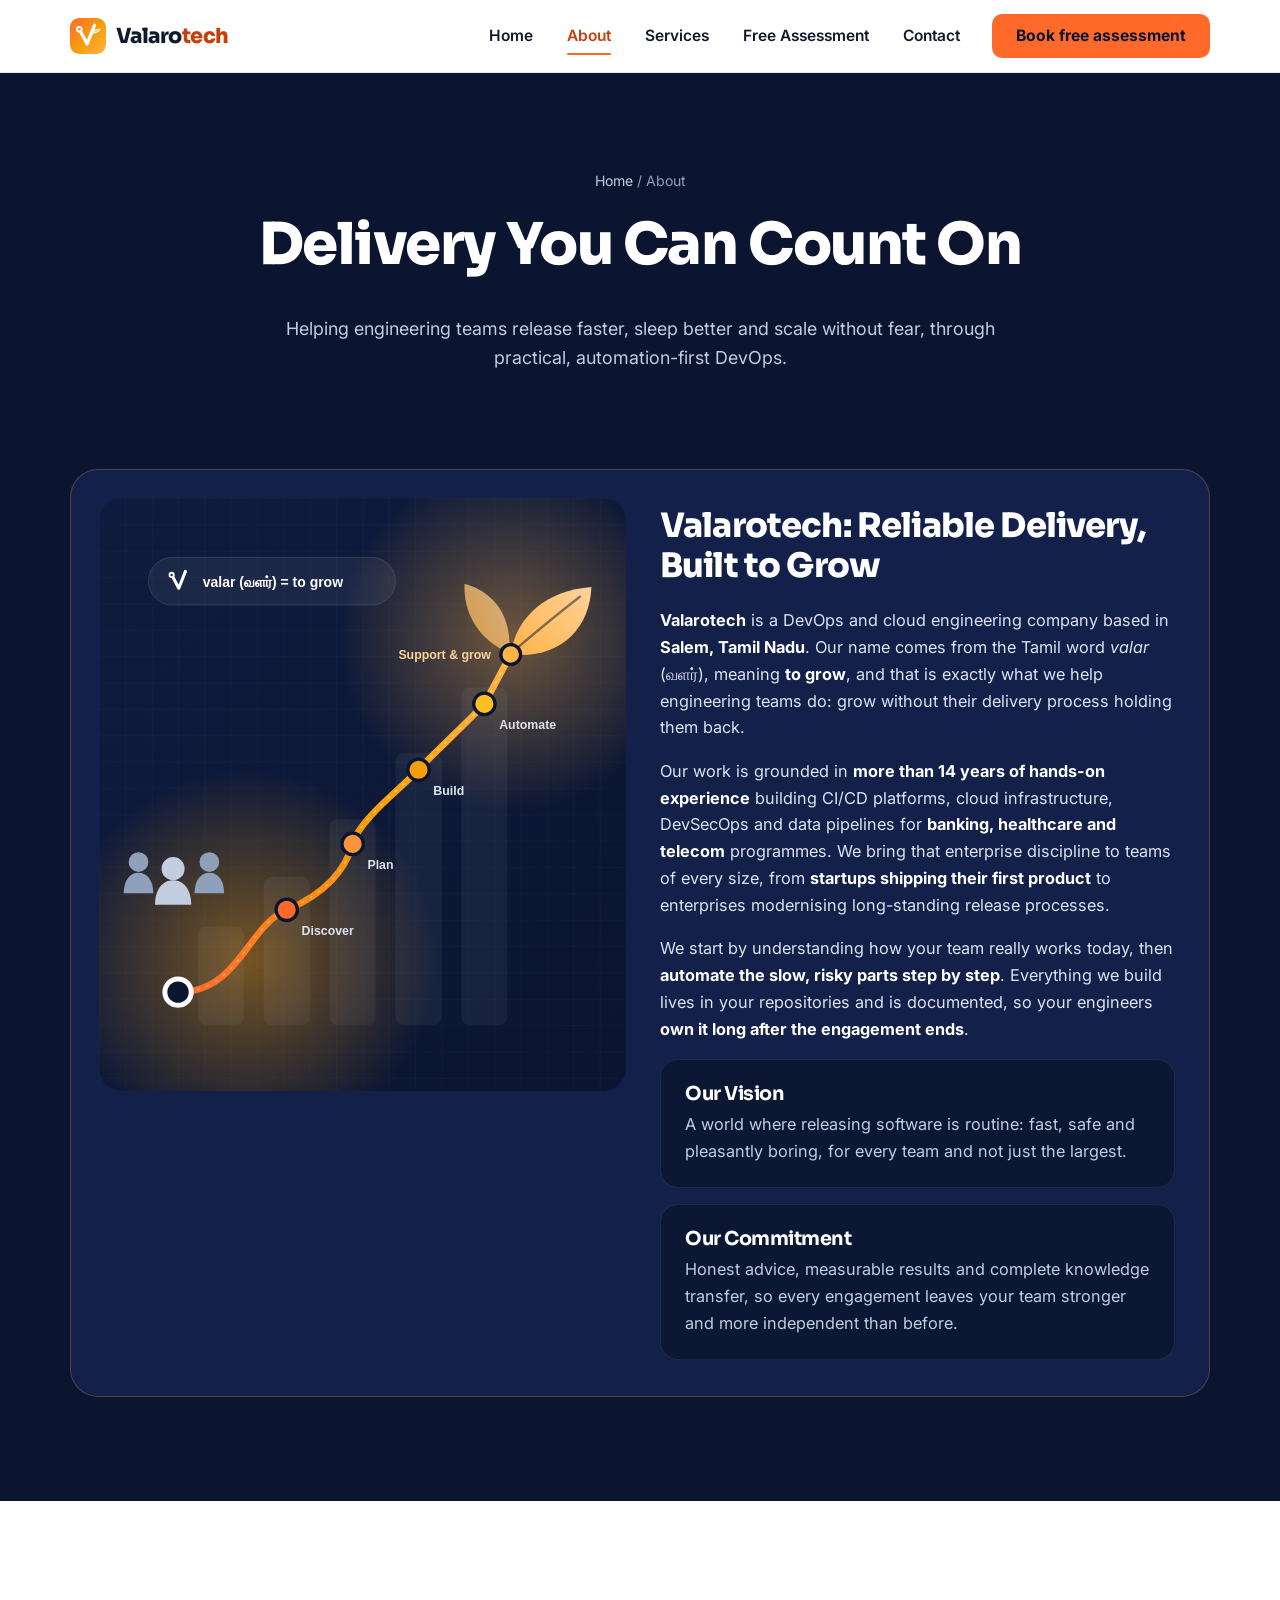
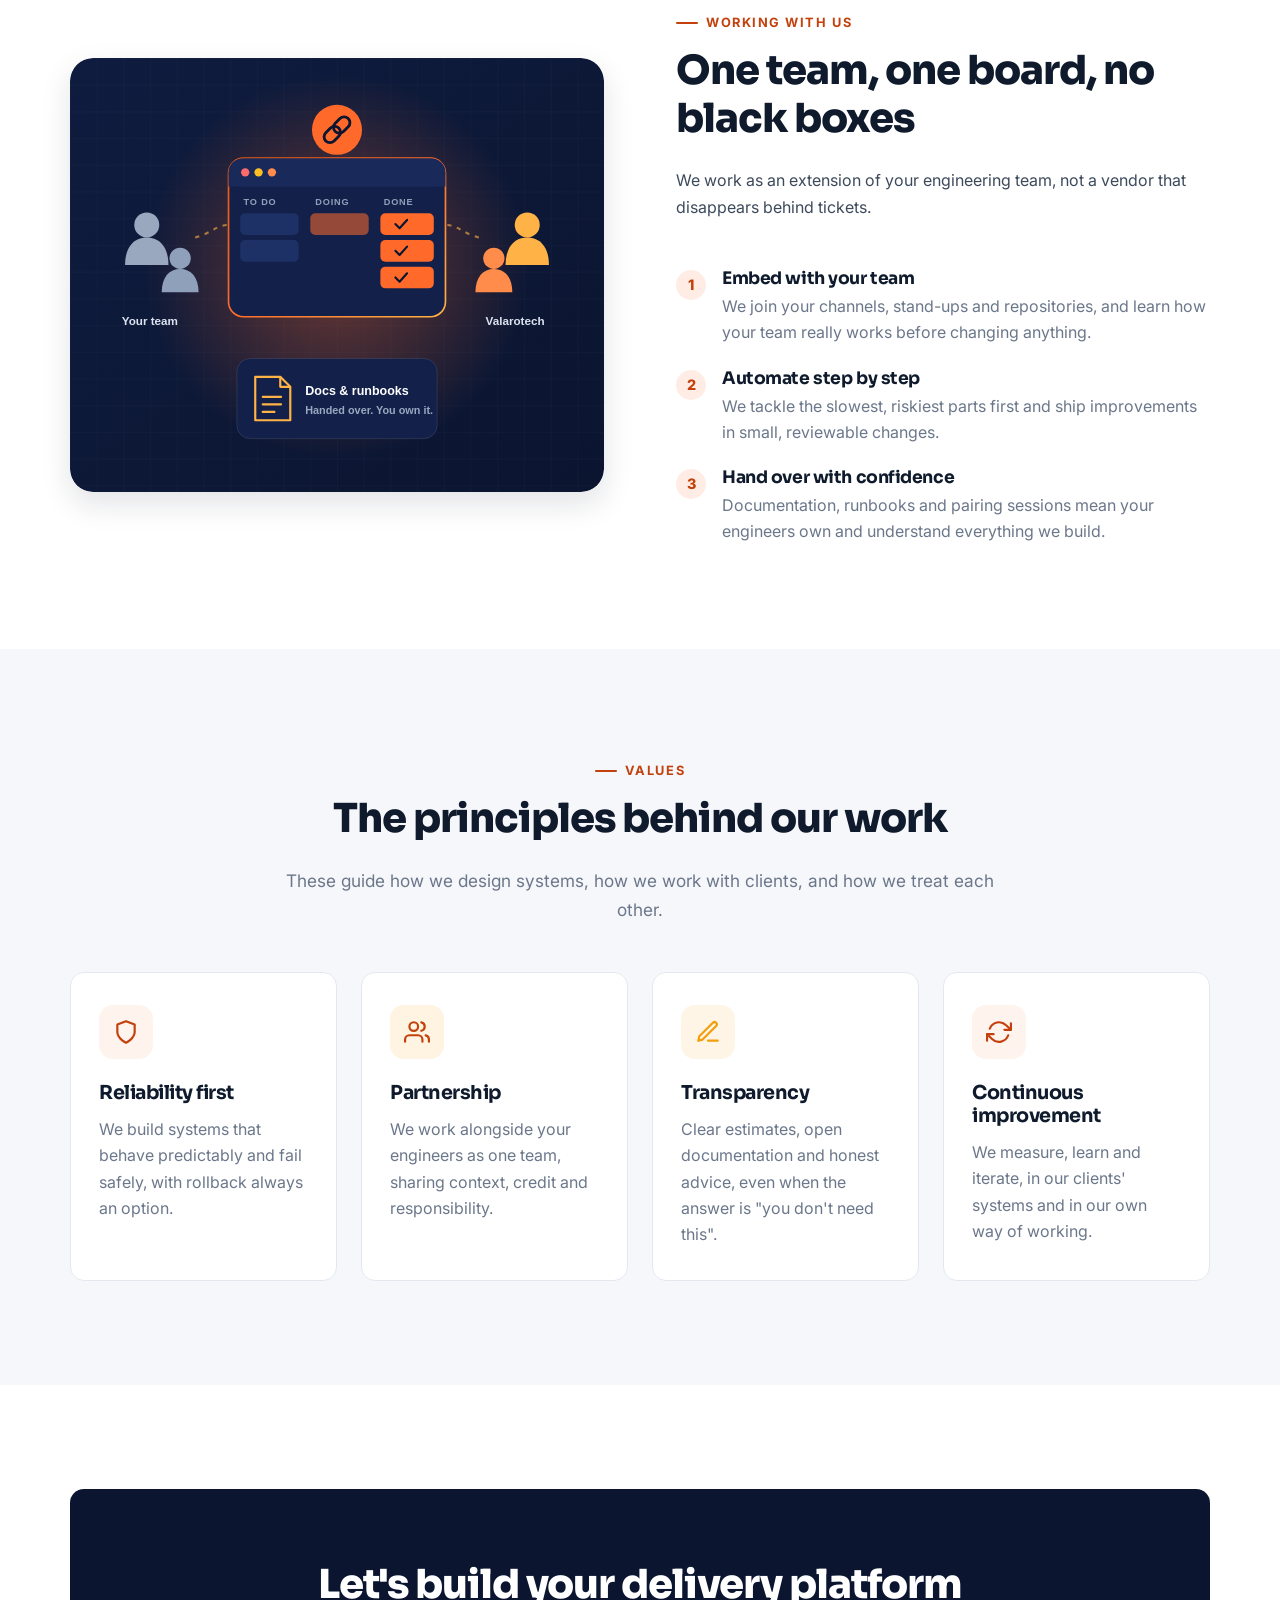
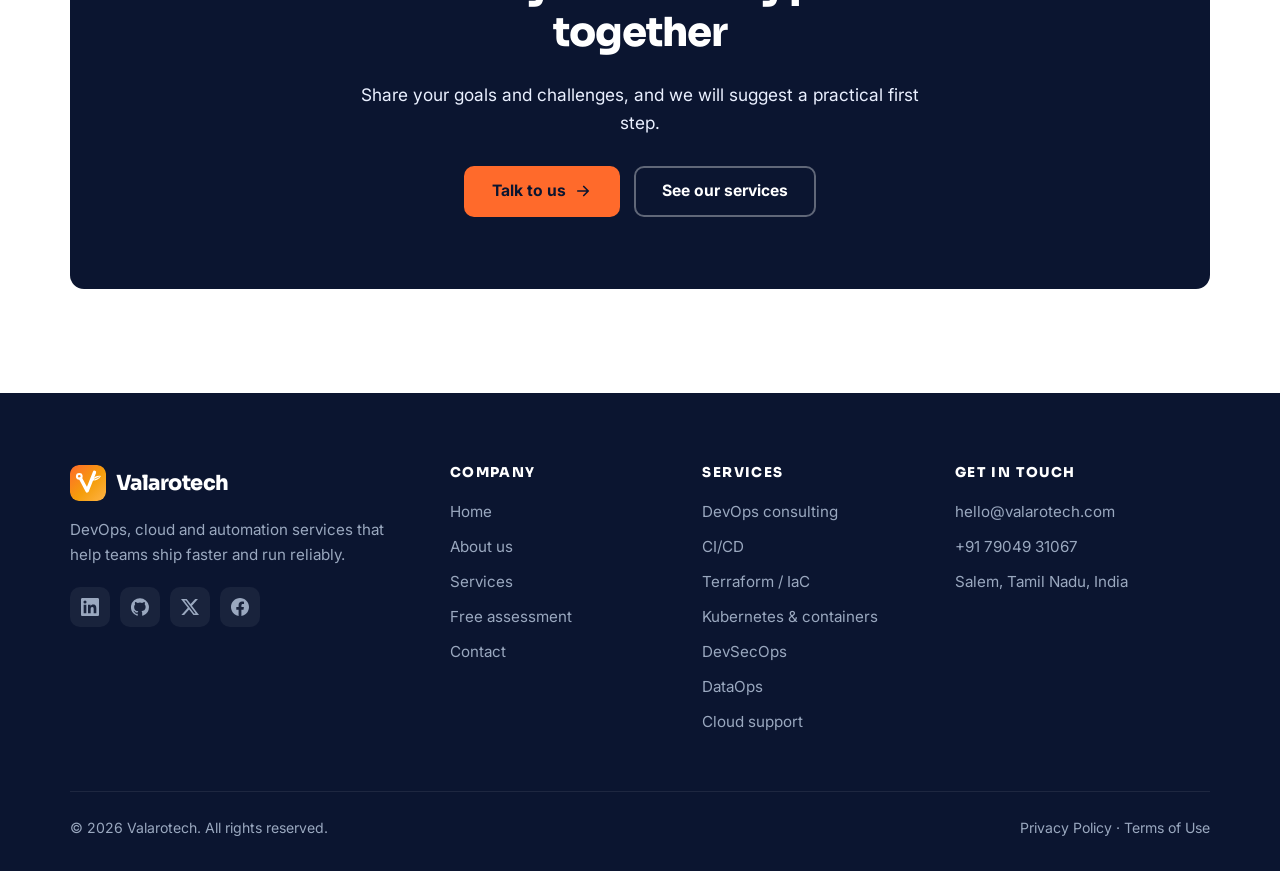
<file: about.html>
<!DOCTYPE html>
<html lang="en" class="no-js">
<head>
  <meta charset="UTF-8">
  <meta name="viewport" content="width=device-width, initial-scale=1">
  <title>About Valarotech | Our Story, Mission &amp; Values</title>
  <meta name="description" content="Learn about Valarotech: a DevOps-focused IT services company on a mission to make software delivery fast, safe and sustainable for every team.">
  <meta property="og:title" content="About Valarotech">
  <meta property="og:description" content="Our story, mission, values and approach to DevOps.">
  <meta property="og:type" content="website">
  <link rel="canonical" href="https://valarotech.com/about.html">
  <meta property="og:url" content="https://valarotech.com/about.html">
  <meta property="og:image" content="https://valarotech.com/assets/brand/valarotech-og.png">
  <meta property="og:image:width" content="1200">
  <meta property="og:image:height" content="630">
  <meta property="og:site_name" content="Valarotech">
  <meta name="twitter:card" content="summary_large_image">
  <meta name="twitter:site" content="@Valarotech">
  <meta name="theme-color" content="#0b1530">
  <link rel="icon" href="assets/img/favicon.svg" type="image/svg+xml">
  <link rel="apple-touch-icon" href="assets/brand/valarotech-icon-512.png">
  <link rel="preconnect" href="https://fonts.googleapis.com">
  <link rel="preconnect" href="https://fonts.gstatic.com" crossorigin>
  <link href="https://fonts.googleapis.com/css2?family=Inter:wght@400;500;600;700&amp;family=Sora:wght@600;700;800&amp;display=swap" rel="stylesheet">
  <link rel="stylesheet" href="assets/css/style.css">
</head>
<body>
  <a class="skip-link" href="#main">Skip to content</a>

  <!-- ============ HEADER (shared — keep in sync across pages) ============ -->
  <header class="site-header">
    <div class="container header-inner">
      <a href="index.html" class="logo" aria-label="Valarotech home">
        <img class="logo-mark" src="assets/brand/valarotech-mark.svg" alt="" width="36" height="36">
        <span>Valaro<span class="accent">tech</span></span>
      </a>
      <button class="nav-toggle" aria-controls="site-nav" aria-expanded="false" aria-label="Toggle menu">
        <span></span><span></span><span></span>
      </button>
      <nav id="site-nav" class="site-nav" aria-label="Main">
        <ul>
          <li><a href="index.html">Home</a></li>
          <li><a href="about.html" aria-current="page">About</a></li>
          <li><a href="services.html">Services</a></li>
          <li><a href="assessment.html">Free Assessment</a></li>
          <li><a href="contact.html">Contact</a></li>
          <li class="nav-cta"><a href="assessment.html" class="btn btn-primary">Book free assessment</a></li>
        </ul>
      </nav>
    </div>
  </header>

  <main id="main">
    <section class="page-hero page-hero-center">
      <div class="container">
        <nav class="breadcrumb" aria-label="Breadcrumb"><a href="index.html">Home</a> / About</nav>
        <h1>Delivery You Can Count On</h1>
        <p>Helping engineering teams release faster, sleep better and scale without fear, through practical, automation-first DevOps.</p>
      </div>
    </section>

    <section class="section section-dark panel-section">
      <div class="container">
        <div class="panel">
          <div class="panel-media">
            <img src="assets/img/about-illustration.svg" alt="Illustration of a delivery path rising from a first commit through Discover, Plan, Build and Automate to a growing leaf" width="640" height="720">
          </div>
          <div class="panel-text">
            <h2>Valarotech: Reliable Delivery, Built to Grow</h2>
            <p><strong>Valarotech</strong> is a DevOps and cloud engineering company based in <strong>Salem, Tamil Nadu</strong>. Our name comes from the Tamil word <em>valar</em> (வளர்), meaning <strong>to grow</strong>, and that is exactly what we help engineering teams do: grow without their delivery process holding them back.</p>
            <p>Our work is grounded in <strong>more than 14 years of hands-on experience</strong> building CI/CD platforms, cloud infrastructure, DevSecOps and data pipelines for <strong>banking, healthcare and telecom</strong> programmes. We bring that enterprise discipline to teams of every size, from <strong>startups shipping their first product</strong> to enterprises modernising long-standing release processes.</p>
            <p>We start by understanding how your team really works today, then <strong>automate the slow, risky parts step by step</strong>. Everything we build lives in your repositories and is documented, so your engineers <strong>own it long after the engagement ends</strong>.</p>

            <div class="mv-panel-card reveal">
              <h3>Our Vision</h3>
              <p>A world where releasing software is routine: fast, safe and pleasantly boring, for every team and not just the largest.</p>
            </div>
            <div class="mv-panel-card reveal">
              <h3>Our Commitment</h3>
              <p>Honest advice, measurable results and complete knowledge transfer, so every engagement leaves your team stronger and more independent than before.</p>
            </div>
          </div>
        </div>
      </div>
    </section>

    <!-- ============ WORKING WITH US ============ -->
    <section class="section">
      <div class="container split">
        <div class="reveal">
          <img class="illustration" src="assets/img/team-illustration.svg" alt="Illustration of your team and Valarotech working around a shared delivery board, with documentation handed over" width="640" height="520" loading="lazy">
        </div>
        <div class="reveal">
          <span class="eyebrow">Working with us</span>
          <h2>One team, one board, no black boxes</h2>
          <p>We work as an extension of your engineering team, not a vendor that disappears behind tickets.</p>
          <ul class="check-list mt-lg">
            <li>
              <span class="tick step-num-sm">1</span>
              <div><h3>Embed with your team</h3><p>We join your channels, stand-ups and repositories, and learn how your team really works before changing anything.</p></div>
            </li>
            <li>
              <span class="tick step-num-sm">2</span>
              <div><h3>Automate step by step</h3><p>We tackle the slowest, riskiest parts first and ship improvements in small, reviewable changes.</p></div>
            </li>
            <li>
              <span class="tick step-num-sm">3</span>
              <div><h3>Hand over with confidence</h3><p>Documentation, runbooks and pairing sessions mean your engineers own and understand everything we build.</p></div>
            </li>
          </ul>
        </div>
      </div>
    </section>

    <!-- ============ VALUES ============ -->
    <section class="section section-soft">
      <div class="container">
        <div class="section-head center reveal">
          <span class="eyebrow">Values</span>
          <h2>The principles behind our work</h2>
          <p>These guide how we design systems, how we work with clients, and how we treat each other.</p>
        </div>
        <div class="grid grid-4">
          <article class="card reveal">
            <div class="icon-box"><svg viewBox="0 0 24 24" fill="none" stroke="currentColor" stroke-width="2" stroke-linecap="round" stroke-linejoin="round" aria-hidden="true"><path d="M12 22s8-4 8-10V5l-8-3-8 3v7c0 6 8 10 8 10z"/></svg></div>
            <h3>Reliability first</h3>
            <p>We build systems that behave predictably and fail safely, with rollback always an option.</p>
          </article>
          <article class="card reveal">
            <div class="icon-box teal"><svg viewBox="0 0 24 24" fill="none" stroke="currentColor" stroke-width="2" stroke-linecap="round" stroke-linejoin="round" aria-hidden="true"><path d="M17 21v-2a4 4 0 0 0-4-4H5a4 4 0 0 0-4 4v2"/><circle cx="9" cy="7" r="4"/><path d="M23 21v-2a4 4 0 0 0-3-3.9M16 3.1a4 4 0 0 1 0 7.8"/></svg></div>
            <h3>Partnership</h3>
            <p>We work alongside your engineers as one team, sharing context, credit and responsibility.</p>
          </article>
          <article class="card reveal">
            <div class="icon-box violet"><svg viewBox="0 0 24 24" fill="none" stroke="currentColor" stroke-width="2" stroke-linecap="round" stroke-linejoin="round" aria-hidden="true"><path d="M12 20h9M16.5 3.5a2.1 2.1 0 0 1 3 3L7 19l-4 1 1-4z"/></svg></div>
            <h3>Transparency</h3>
            <p>Clear estimates, open documentation and honest advice, even when the answer is "you don't need this".</p>
          </article>
          <article class="card reveal">
            <div class="icon-box"><svg viewBox="0 0 24 24" fill="none" stroke="currentColor" stroke-width="2" stroke-linecap="round" stroke-linejoin="round" aria-hidden="true"><path d="M23 4v6h-6M1 20v-6h6"/><path d="M3.5 9a9 9 0 0 1 14.8-3.4L23 10M1 14l4.6 4.4A9 9 0 0 0 20.5 15"/></svg></div>
            <h3>Continuous improvement</h3>
            <p>We measure, learn and iterate, in our clients' systems and in our own way of working.</p>
          </article>
        </div>
      </div>
    </section>

    <!-- ============ CTA ============ -->
    <section class="section">
      <div class="container">
        <div class="cta-banner reveal">
          <h2>Let's build your delivery platform together</h2>
          <p>Share your goals and challenges, and we will suggest a practical first step.</p>
          <div class="hero-actions">
            <a href="contact.html" class="btn btn-white">Talk to us
              <svg viewBox="0 0 24 24" fill="none" stroke="currentColor" stroke-width="2.2" stroke-linecap="round" stroke-linejoin="round" aria-hidden="true"><path d="M5 12h14M13 6l6 6-6 6"/></svg>
            </a>
            <a href="services.html" class="btn btn-outline">See our services</a>
          </div>
        </div>
      </div>
    </section>
  </main>

  <!-- ============ FOOTER (shared — keep in sync across pages) ============ -->
  <footer class="site-footer">
    <div class="container">
      <div class="footer-grid">
        <div>
          <a href="index.html" class="logo"><img class="logo-mark" src="assets/brand/valarotech-mark.svg" alt="" width="36" height="36"><span>Valarotech</span></a>
          <p>DevOps, cloud and automation services that help teams ship faster and run reliably.</p>
          <div class="socials">
            <!-- PLACEHOLDER: replace # with your LinkedIn / GitHub / X profile URLs -->
            <a href="https://www.linkedin.com/company/valarotech/" target="_blank" rel="noopener" aria-label="Valarotech on LinkedIn"><svg viewBox="0 0 24 24" fill="currentColor" aria-hidden="true"><path d="M20.45 20.45h-3.56v-5.57c0-1.33-.02-3.04-1.85-3.04-1.86 0-2.14 1.45-2.14 2.94v5.67H9.35V9h3.41v1.56h.05c.48-.9 1.64-1.85 3.37-1.85 3.6 0 4.27 2.37 4.27 5.46v6.28zM5.34 7.43a2.06 2.06 0 1 1 0-4.13 2.06 2.06 0 0 1 0 4.13zM7.12 20.45H3.56V9h3.56v11.45zM22.22 0H1.77C.79 0 0 .77 0 1.73v20.54C0 23.23.79 24 1.77 24h20.45c.98 0 1.78-.77 1.78-1.73V1.73C24 .77 23.2 0 22.22 0z"/></svg></a>
            <a href="https://github.com/valarotech" target="_blank" rel="noopener" aria-label="Valarotech on GitHub"><svg viewBox="0 0 24 24" fill="currentColor" aria-hidden="true"><path d="M12 .3a12 12 0 0 0-3.8 23.4c.6.1.8-.3.8-.6v-2c-3.3.7-4-1.6-4-1.6-.6-1.4-1.4-1.8-1.4-1.8-1-.7.1-.7.1-.7 1.2.1 1.8 1.2 1.8 1.2 1 1.8 2.8 1.3 3.5 1 0-.8.4-1.3.7-1.6-2.7-.3-5.5-1.3-5.5-6 0-1.2.5-2.3 1.3-3.1-.2-.4-.6-1.6 0-3.2 0 0 1-.3 3.4 1.2a11.5 11.5 0 0 1 6 0c2.3-1.5 3.3-1.2 3.3-1.2.6 1.6.2 2.8.1 3.2.8.8 1.2 1.9 1.2 3.1 0 4.6-2.8 5.6-5.5 5.9.5.4.9 1.1.9 2.3v3.3c0 .3.1.7.8.6A12 12 0 0 0 12 .3"/></svg></a>
            <a href="https://x.com/Valarotech" target="_blank" rel="noopener" aria-label="Valarotech on X"><svg viewBox="0 0 24 24" fill="currentColor" aria-hidden="true"><path d="M18.9 1.2h3.7l-8 9.2 9.4 12.4h-7.4l-5.8-7.6-6.6 7.6H.5l8.6-9.8L0 1.2h7.6l5.2 6.9 6.1-6.9zm-1.3 19.4h2L6.5 3.3H4.3l13.3 17.3z"/></svg></a>
            <a href="https://www.facebook.com/valarotech/" target="_blank" rel="noopener" aria-label="Valarotech on Facebook"><svg viewBox="0 0 24 24" fill="currentColor" aria-hidden="true"><path d="M24 12.07C24 5.4 18.63 0 12 0S0 5.4 0 12.07C0 18.1 4.39 23.1 10.13 24v-8.44H7.08v-3.49h3.05V9.41c0-3.02 1.79-4.69 4.53-4.69 1.31 0 2.68.23 2.68.23v2.97h-1.51c-1.49 0-1.96.93-1.96 1.88v2.26h3.33l-.53 3.49h-2.8V24C19.61 23.1 24 18.1 24 12.07z"/></svg></a>
          </div>
        </div>
        <div>
          <h4>Company</h4>
          <ul>
            <li><a href="index.html">Home</a></li>
            <li><a href="about.html">About us</a></li>
            <li><a href="services.html">Services</a></li>
            <li><a href="assessment.html">Free assessment</a></li>
            <li><a href="contact.html">Contact</a></li>
          </ul>
        </div>
        <div>
          <h4>Services</h4>
          <ul>
            <li><a href="services.html#devops">DevOps consulting</a></li>
            <li><a href="services.html#cicd">CI/CD</a></li>
            <li><a href="services.html#iac">Terraform / IaC</a></li>
            <li><a href="services.html#kubernetes">Kubernetes &amp; containers</a></li>
            <li><a href="services.html#devsecops">DevSecOps</a></li>
            <li><a href="services.html#dataops">DataOps</a></li>
            <li><a href="services.html#cloud">Cloud support</a></li>
          </ul>
        </div>
        <div>
          <h4>Get in touch</h4>
          <!-- Contact details: update here and on contact.html -->
          <ul>
            <li><a href="mailto:hello@valarotech.com">hello@valarotech.com</a></li>
            <li><a href="tel:+917904931067">+91 79049 31067</a></li>
            <li>Salem, Tamil Nadu, India</li>
          </ul>
        </div>
      </div>
      <div class="footer-bottom">
        <span>&copy; <span data-year>2026</span> Valarotech. All rights reserved.</span>
        <span class="footer-legal"><a href="privacy.html">Privacy Policy</a> · <a href="terms.html">Terms of Use</a></span>
      </div>
    </div>
  </footer>

  <script src="assets/js/main.js"></script>
</body>
</html>
</file>
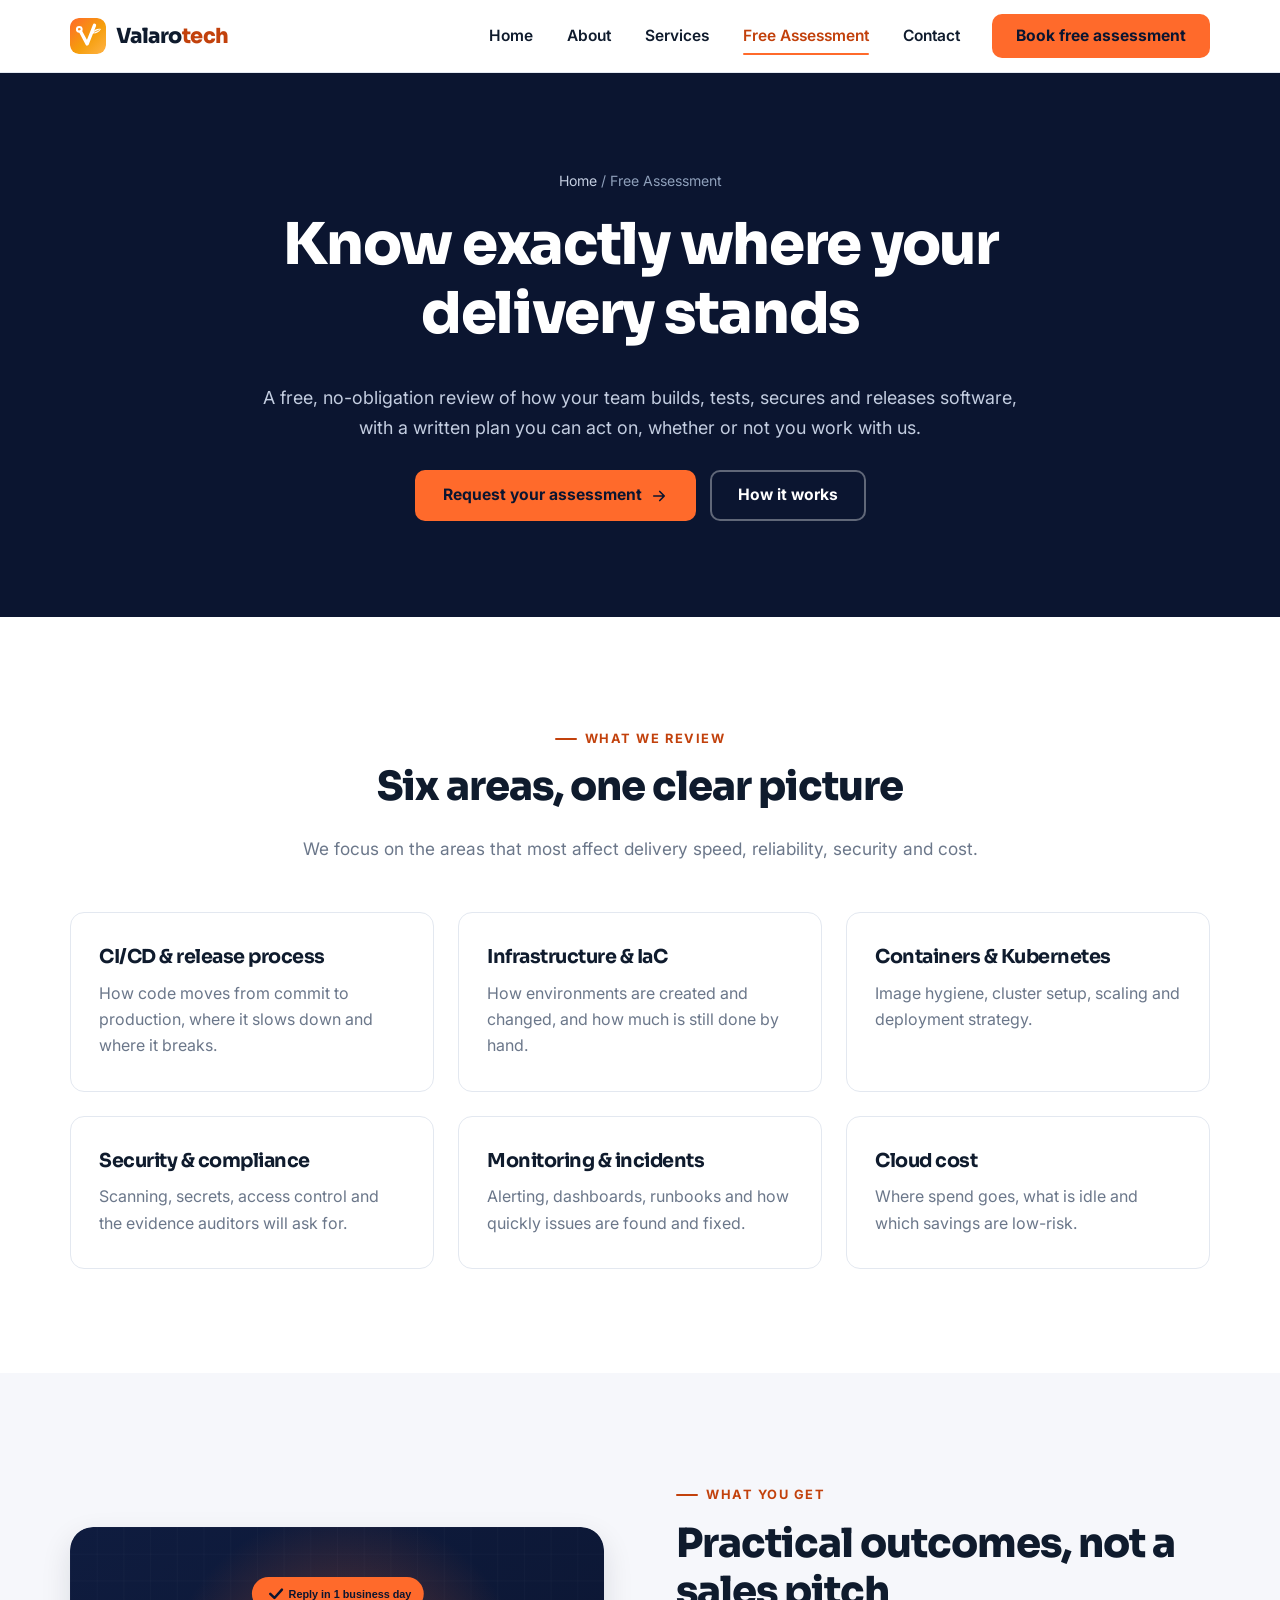
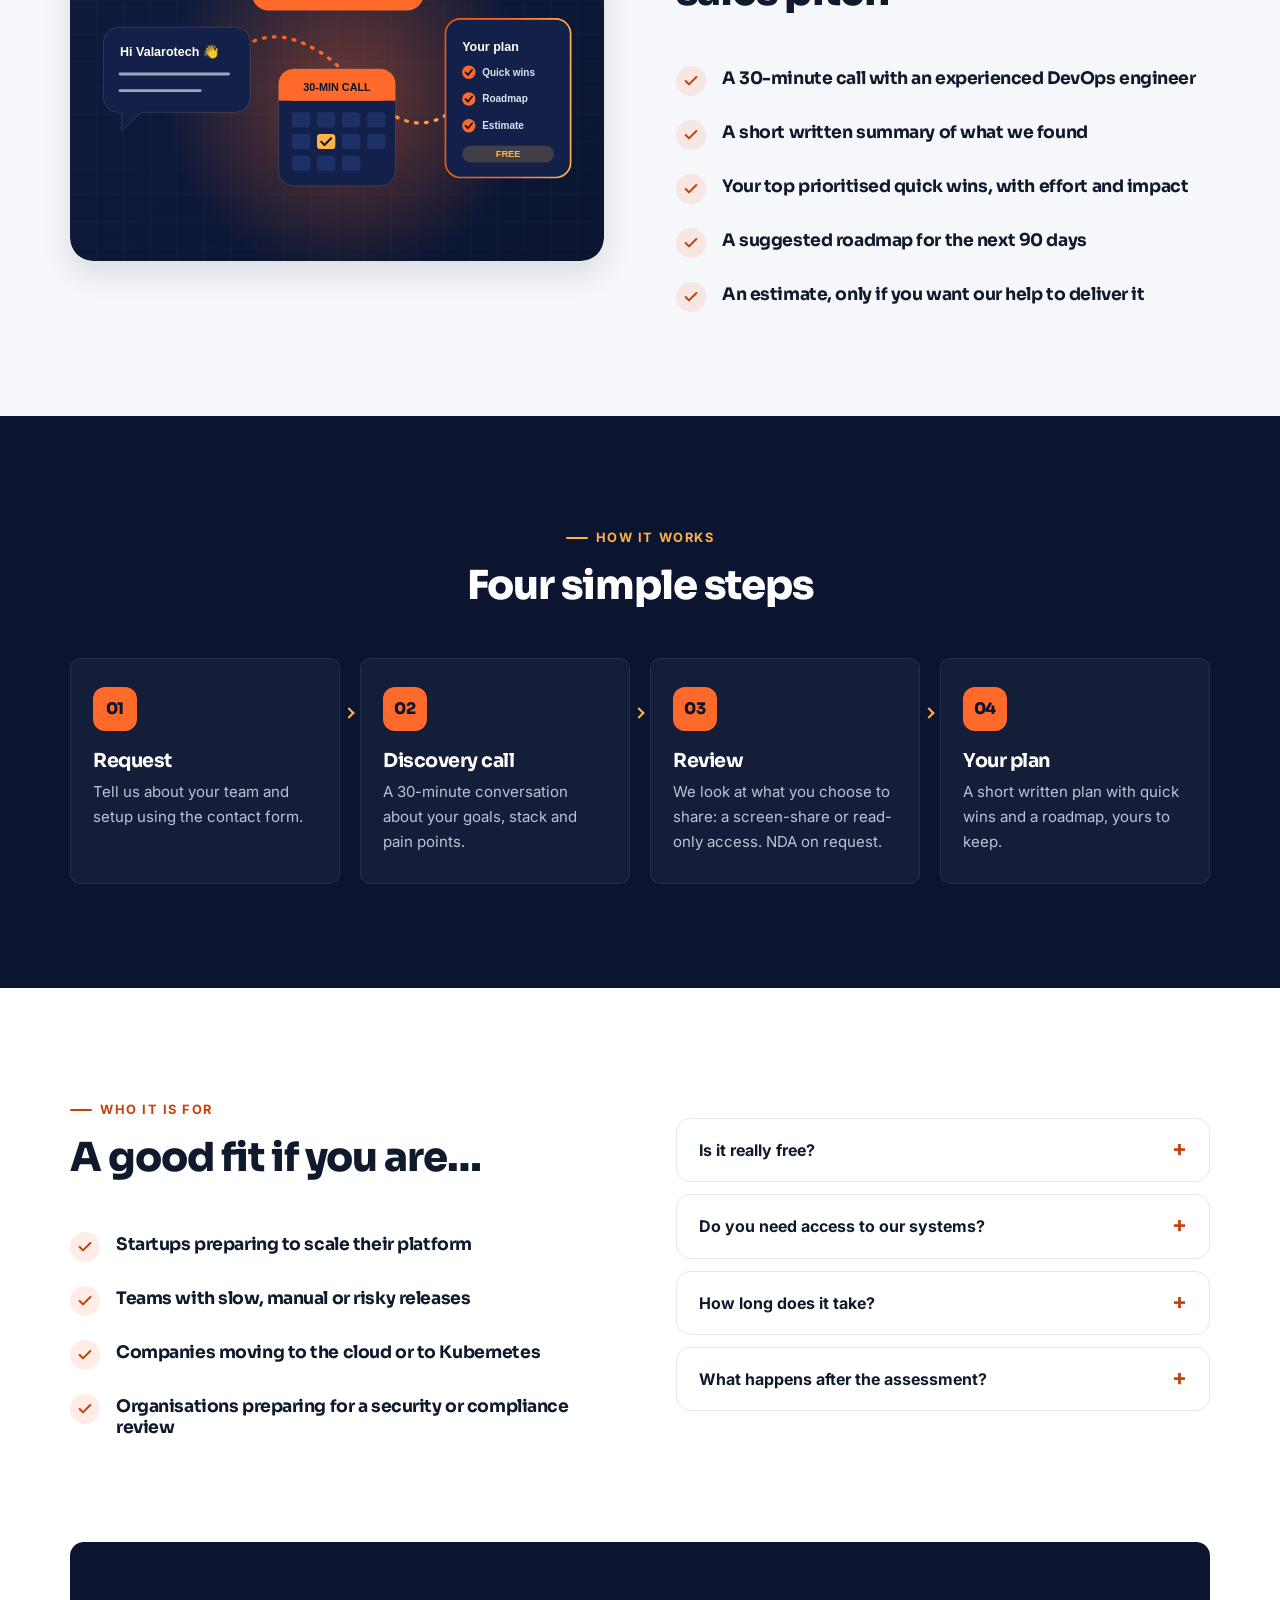
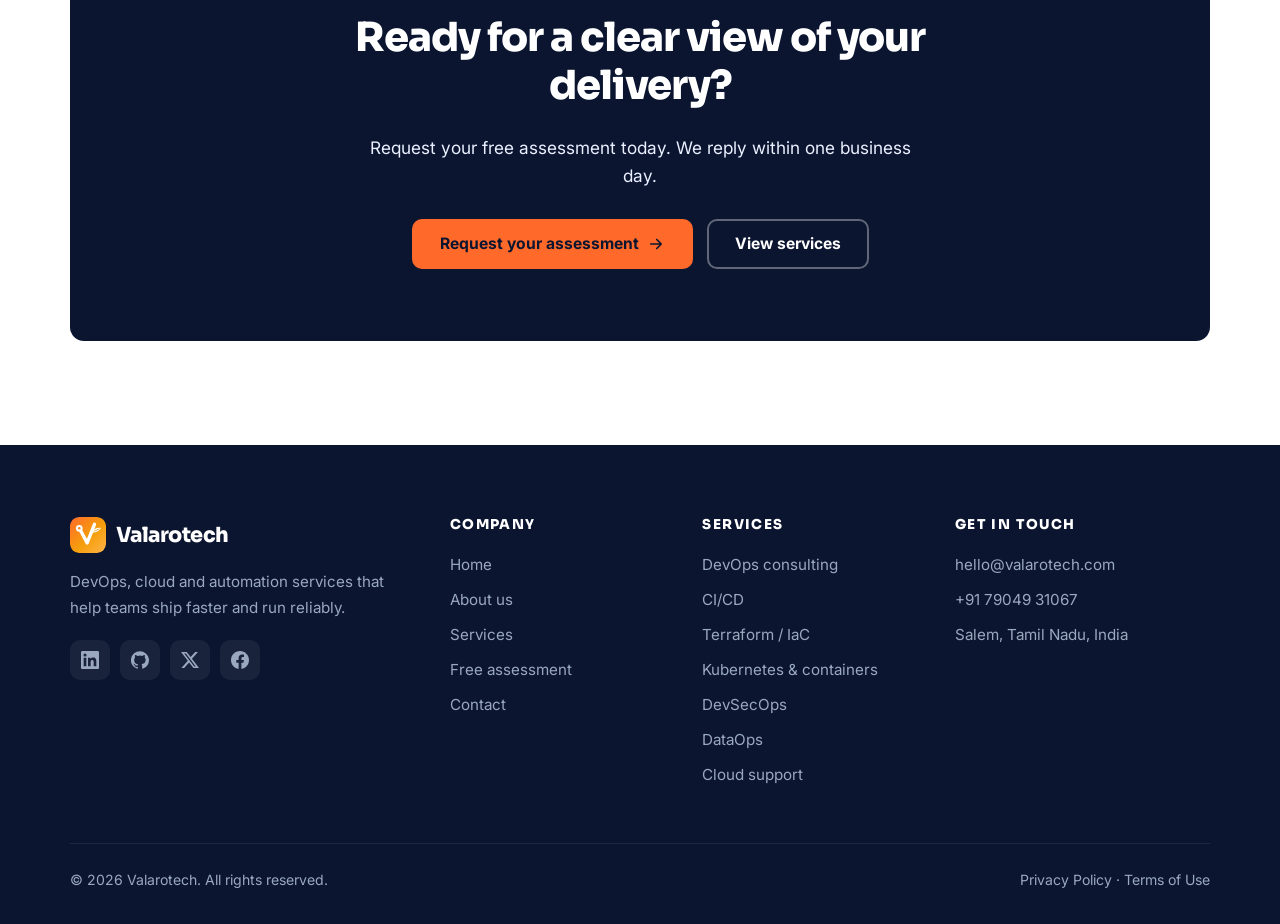
<file: assessment.html>
<!DOCTYPE html>
<html lang="en" class="no-js">
<head>
  <meta charset="UTF-8">
  <meta name="viewport" content="width=device-width, initial-scale=1">
  <title>Free DevOps Assessment | Valarotech</title>
  <meta name="description" content="A free, no-obligation review of how your team builds, tests, secures and releases software, with a short written plan of prioritised quick wins.">
  <meta property="og:title" content="Free DevOps Assessment | Valarotech">
  <meta property="og:description" content="A free, no-obligation review of how your team builds, tests, secures and releases software, with a short written plan of prioritised quick wins.">
  <meta property="og:type" content="website">
  <link rel="canonical" href="https://valarotech.com/assessment.html">
  <meta property="og:url" content="https://valarotech.com/assessment.html">
  <meta property="og:image" content="https://valarotech.com/assets/brand/valarotech-og.png">
  <meta property="og:image:width" content="1200">
  <meta property="og:image:height" content="630">
  <meta property="og:site_name" content="Valarotech">
  <meta name="twitter:card" content="summary_large_image">
  <meta name="twitter:site" content="@Valarotech">
  <meta name="theme-color" content="#0b1530">
  <link rel="icon" href="assets/img/favicon.svg" type="image/svg+xml">
  <link rel="apple-touch-icon" href="assets/brand/valarotech-icon-512.png">
  <link rel="preconnect" href="https://fonts.googleapis.com">
  <link rel="preconnect" href="https://fonts.gstatic.com" crossorigin>
  <link href="https://fonts.googleapis.com/css2?family=Inter:wght@400;500;600;700&amp;family=Sora:wght@600;700;800&amp;display=swap" rel="stylesheet">
  <link rel="stylesheet" href="assets/css/style.css">
</head>
<body>
  <a class="skip-link" href="#main">Skip to content</a>

  <!-- ============ HEADER (shared — keep in sync across pages) ============ -->
  <header class="site-header">
    <div class="container header-inner">
      <a href="index.html" class="logo" aria-label="Valarotech home">
        <img class="logo-mark" src="assets/brand/valarotech-mark.svg" alt="" width="36" height="36">
        <span>Valaro<span class="accent">tech</span></span>
      </a>
      <button class="nav-toggle" aria-controls="site-nav" aria-expanded="false" aria-label="Toggle menu">
        <span></span><span></span><span></span>
      </button>
      <nav id="site-nav" class="site-nav" aria-label="Main">
        <ul>
          <li><a href="index.html">Home</a></li>
          <li><a href="about.html">About</a></li>
          <li><a href="services.html">Services</a></li>
          <li><a href="assessment.html" aria-current="page">Free Assessment</a></li>
          <li><a href="contact.html">Contact</a></li>
          <li class="nav-cta"><a href="assessment.html" class="btn btn-primary">Book free assessment</a></li>
        </ul>
      </nav>
    </div>
  </header>

  <main id="main">
    <section class="page-hero page-hero-center">
      <div class="container">
        <nav class="breadcrumb" aria-label="Breadcrumb"><a href="index.html">Home</a> / Free Assessment</nav>
        <h1>Know exactly where your delivery stands</h1>
        <p>A free, no-obligation review of how your team builds, tests, secures and releases software, with a written plan you can act on, whether or not you work with us.</p>
        <div class="hero-actions center-actions">
          <a href="contact.html?service=devops" class="btn btn-primary">Request your assessment <svg viewBox="0 0 24 24" fill="none" stroke="currentColor" stroke-width="2.2" stroke-linecap="round" stroke-linejoin="round" aria-hidden="true"><path d="M5 12h14M13 6l6 6-6 6"/></svg></a>
          <a href="#how" class="btn btn-outline">How it works</a>
        </div>
      </div>
    </section>

    <section class="section">
      <div class="container">
        <div class="section-head center reveal">
          <span class="eyebrow">What we review</span>
          <h2>Six areas, one clear picture</h2>
          <p>We focus on the areas that most affect delivery speed, reliability, security and cost.</p>
        </div>
        <div class="grid grid-3">
          <article class="card reveal"><h3>CI/CD &amp; release process</h3><p>How code moves from commit to production, where it slows down and where it breaks.</p></article>
          <article class="card reveal"><h3>Infrastructure &amp; IaC</h3><p>How environments are created and changed, and how much is still done by hand.</p></article>
          <article class="card reveal"><h3>Containers &amp; Kubernetes</h3><p>Image hygiene, cluster setup, scaling and deployment strategy.</p></article>
          <article class="card reveal"><h3>Security &amp; compliance</h3><p>Scanning, secrets, access control and the evidence auditors will ask for.</p></article>
          <article class="card reveal"><h3>Monitoring &amp; incidents</h3><p>Alerting, dashboards, runbooks and how quickly issues are found and fixed.</p></article>
          <article class="card reveal"><h3>Cloud cost</h3><p>Where spend goes, what is idle and which savings are low-risk.</p></article>
        </div>
      </div>
    </section>

    <section class="section section-soft">
      <div class="container split">
        <div class="reveal">
          <img class="illustration" src="assets/img/contact-illustration.svg" alt="Illustration of a request, a 30-minute call and a written plan" width="640" height="400" loading="lazy">
        </div>
        <div class="reveal">
          <span class="eyebrow">What you get</span>
          <h2>Practical outcomes, not a sales pitch</h2>
          <ul class="check-list mt-lg">
            <li><span class="tick"><svg viewBox="0 0 24 24" fill="none" stroke="currentColor" stroke-width="3" stroke-linecap="round" stroke-linejoin="round" aria-hidden="true"><path d="M20 6 9 17l-5-5"/></svg></span><div><h3>A 30-minute call with an experienced DevOps engineer</h3></div></li>
            <li><span class="tick"><svg viewBox="0 0 24 24" fill="none" stroke="currentColor" stroke-width="3" stroke-linecap="round" stroke-linejoin="round" aria-hidden="true"><path d="M20 6 9 17l-5-5"/></svg></span><div><h3>A short written summary of what we found</h3></div></li>
            <li><span class="tick"><svg viewBox="0 0 24 24" fill="none" stroke="currentColor" stroke-width="3" stroke-linecap="round" stroke-linejoin="round" aria-hidden="true"><path d="M20 6 9 17l-5-5"/></svg></span><div><h3>Your top prioritised quick wins, with effort and impact</h3></div></li>
            <li><span class="tick"><svg viewBox="0 0 24 24" fill="none" stroke="currentColor" stroke-width="3" stroke-linecap="round" stroke-linejoin="round" aria-hidden="true"><path d="M20 6 9 17l-5-5"/></svg></span><div><h3>A suggested roadmap for the next 90 days</h3></div></li>
            <li><span class="tick"><svg viewBox="0 0 24 24" fill="none" stroke="currentColor" stroke-width="3" stroke-linecap="round" stroke-linejoin="round" aria-hidden="true"><path d="M20 6 9 17l-5-5"/></svg></span><div><h3>An estimate, only if you want our help to deliver it</h3></div></li>
          </ul>
        </div>
      </div>
    </section>

    <section class="section section-dark" id="how">
      <div class="container">
        <div class="section-head center reveal">
          <span class="eyebrow">How it works</span>
          <h2>Four simple steps</h2>
        </div>
        <div class="process process-4">
          <div class="step reveal"><span class="step-num">01</span><h3>Request</h3><p>Tell us about your team and setup using the contact form.</p></div>
          <div class="step reveal"><span class="step-num">02</span><h3>Discovery call</h3><p>A 30-minute conversation about your goals, stack and pain points.</p></div>
          <div class="step reveal"><span class="step-num">03</span><h3>Review</h3><p>We look at what you choose to share: a screen-share or read-only access. NDA on request.</p></div>
          <div class="step reveal"><span class="step-num">04</span><h3>Your plan</h3><p>A short written plan with quick wins and a roadmap, yours to keep.</p></div>
        </div>
      </div>
    </section>

    <section class="section">
      <div class="container split">
        <div class="reveal">
          <span class="eyebrow">Who it is for</span>
          <h2>A good fit if you are&hellip;</h2>
          <ul class="check-list mt-lg">
            <li><span class="tick"><svg viewBox="0 0 24 24" fill="none" stroke="currentColor" stroke-width="3" stroke-linecap="round" stroke-linejoin="round" aria-hidden="true"><path d="M20 6 9 17l-5-5"/></svg></span><div><h3>Startups preparing to scale their platform</h3></div></li>
            <li><span class="tick"><svg viewBox="0 0 24 24" fill="none" stroke="currentColor" stroke-width="3" stroke-linecap="round" stroke-linejoin="round" aria-hidden="true"><path d="M20 6 9 17l-5-5"/></svg></span><div><h3>Teams with slow, manual or risky releases</h3></div></li>
            <li><span class="tick"><svg viewBox="0 0 24 24" fill="none" stroke="currentColor" stroke-width="3" stroke-linecap="round" stroke-linejoin="round" aria-hidden="true"><path d="M20 6 9 17l-5-5"/></svg></span><div><h3>Companies moving to the cloud or to Kubernetes</h3></div></li>
            <li><span class="tick"><svg viewBox="0 0 24 24" fill="none" stroke="currentColor" stroke-width="3" stroke-linecap="round" stroke-linejoin="round" aria-hidden="true"><path d="M20 6 9 17l-5-5"/></svg></span><div><h3>Organisations preparing for a security or compliance review</h3></div></li>
          </ul>
        </div>
        <div class="reveal">
          <div class="faq">
          <details class="faq-item reveal"><summary>Is it really free?</summary><p>Yes. There is no cost and no obligation, and the written plan is yours to keep whether or not you work with us.</p></details>
          <details class="faq-item reveal"><summary>Do you need access to our systems?</summary><p>Not necessarily. Most of the review can happen over a screen-share. If access helps, read-only is enough, and we are happy to sign an NDA first.</p></details>
          <details class="faq-item reveal"><summary>How long does it take?</summary><p>The call takes 30 minutes. You receive the written plan a few business days later.</p></details>
          <details class="faq-item reveal"><summary>What happens after the assessment?</summary><p>Nothing, unless you want it to. If you would like help delivering the plan, we will send an estimate.</p></details>
          </div>
        </div>
      </div>
    </section>

    <section class="section pt-0">
      <div class="container">
        <div class="cta-banner reveal">
          <h2>Ready for a clear view of your delivery?</h2>
          <p>Request your free assessment today. We reply within one business day.</p>
          <div class="hero-actions">
            <a href="contact.html?service=devops" class="btn btn-white">Request your assessment <svg viewBox="0 0 24 24" fill="none" stroke="currentColor" stroke-width="2.2" stroke-linecap="round" stroke-linejoin="round" aria-hidden="true"><path d="M5 12h14M13 6l6 6-6 6"/></svg></a>
            <a href="services.html" class="btn btn-outline">View services</a>
          </div>
        </div>
      </div>
    </section>
  </main>

  <!-- ============ FOOTER (shared — keep in sync across pages) ============ -->
  <footer class="site-footer">
    <div class="container">
      <div class="footer-grid">
        <div>
          <a href="index.html" class="logo"><img class="logo-mark" src="assets/brand/valarotech-mark.svg" alt="" width="36" height="36"><span>Valarotech</span></a>
          <p>DevOps, cloud and automation services that help teams ship faster and run reliably.</p>
          <div class="socials">
            <!-- PLACEHOLDER: replace # with your LinkedIn / GitHub / X profile URLs -->
            <a href="https://www.linkedin.com/company/valarotech/" target="_blank" rel="noopener" aria-label="Valarotech on LinkedIn"><svg viewBox="0 0 24 24" fill="currentColor" aria-hidden="true"><path d="M20.45 20.45h-3.56v-5.57c0-1.33-.02-3.04-1.85-3.04-1.86 0-2.14 1.45-2.14 2.94v5.67H9.35V9h3.41v1.56h.05c.48-.9 1.64-1.85 3.37-1.85 3.6 0 4.27 2.37 4.27 5.46v6.28zM5.34 7.43a2.06 2.06 0 1 1 0-4.13 2.06 2.06 0 0 1 0 4.13zM7.12 20.45H3.56V9h3.56v11.45zM22.22 0H1.77C.79 0 0 .77 0 1.73v20.54C0 23.23.79 24 1.77 24h20.45c.98 0 1.78-.77 1.78-1.73V1.73C24 .77 23.2 0 22.22 0z"/></svg></a>
            <a href="https://github.com/valarotech" target="_blank" rel="noopener" aria-label="Valarotech on GitHub"><svg viewBox="0 0 24 24" fill="currentColor" aria-hidden="true"><path d="M12 .3a12 12 0 0 0-3.8 23.4c.6.1.8-.3.8-.6v-2c-3.3.7-4-1.6-4-1.6-.6-1.4-1.4-1.8-1.4-1.8-1-.7.1-.7.1-.7 1.2.1 1.8 1.2 1.8 1.2 1 1.8 2.8 1.3 3.5 1 0-.8.4-1.3.7-1.6-2.7-.3-5.5-1.3-5.5-6 0-1.2.5-2.3 1.3-3.1-.2-.4-.6-1.6 0-3.2 0 0 1-.3 3.4 1.2a11.5 11.5 0 0 1 6 0c2.3-1.5 3.3-1.2 3.3-1.2.6 1.6.2 2.8.1 3.2.8.8 1.2 1.9 1.2 3.1 0 4.6-2.8 5.6-5.5 5.9.5.4.9 1.1.9 2.3v3.3c0 .3.1.7.8.6A12 12 0 0 0 12 .3"/></svg></a>
            <a href="https://x.com/Valarotech" target="_blank" rel="noopener" aria-label="Valarotech on X"><svg viewBox="0 0 24 24" fill="currentColor" aria-hidden="true"><path d="M18.9 1.2h3.7l-8 9.2 9.4 12.4h-7.4l-5.8-7.6-6.6 7.6H.5l8.6-9.8L0 1.2h7.6l5.2 6.9 6.1-6.9zm-1.3 19.4h2L6.5 3.3H4.3l13.3 17.3z"/></svg></a>
            <a href="https://www.facebook.com/valarotech/" target="_blank" rel="noopener" aria-label="Valarotech on Facebook"><svg viewBox="0 0 24 24" fill="currentColor" aria-hidden="true"><path d="M24 12.07C24 5.4 18.63 0 12 0S0 5.4 0 12.07C0 18.1 4.39 23.1 10.13 24v-8.44H7.08v-3.49h3.05V9.41c0-3.02 1.79-4.69 4.53-4.69 1.31 0 2.68.23 2.68.23v2.97h-1.51c-1.49 0-1.96.93-1.96 1.88v2.26h3.33l-.53 3.49h-2.8V24C19.61 23.1 24 18.1 24 12.07z"/></svg></a>
          </div>
        </div>
        <div>
          <h4>Company</h4>
          <ul>
            <li><a href="index.html">Home</a></li>
            <li><a href="about.html">About us</a></li>
            <li><a href="services.html">Services</a></li>
            <li><a href="assessment.html">Free assessment</a></li>
            <li><a href="contact.html">Contact</a></li>
          </ul>
        </div>
        <div>
          <h4>Services</h4>
          <ul>
            <li><a href="services.html#devops">DevOps consulting</a></li>
            <li><a href="services.html#cicd">CI/CD</a></li>
            <li><a href="services.html#iac">Terraform / IaC</a></li>
            <li><a href="services.html#kubernetes">Kubernetes &amp; containers</a></li>
            <li><a href="services.html#devsecops">DevSecOps</a></li>
            <li><a href="services.html#dataops">DataOps</a></li>
            <li><a href="services.html#cloud">Cloud support</a></li>
          </ul>
        </div>
        <div>
          <h4>Get in touch</h4>
          <!-- Contact details: update here and on contact.html -->
          <ul>
            <li><a href="mailto:hello@valarotech.com">hello@valarotech.com</a></li>
            <li><a href="tel:+917904931067">+91 79049 31067</a></li>
            <li>Salem, Tamil Nadu, India</li>
          </ul>
        </div>
      </div>
      <div class="footer-bottom">
        <span>&copy; <span data-year>2026</span> Valarotech. All rights reserved.</span>
        <span class="footer-legal"><a href="privacy.html">Privacy Policy</a> · <a href="terms.html">Terms of Use</a></span>
      </div>
    </div>
  </footer>

  <script src="assets/js/main.js"></script>
</body>
</html>
</file>
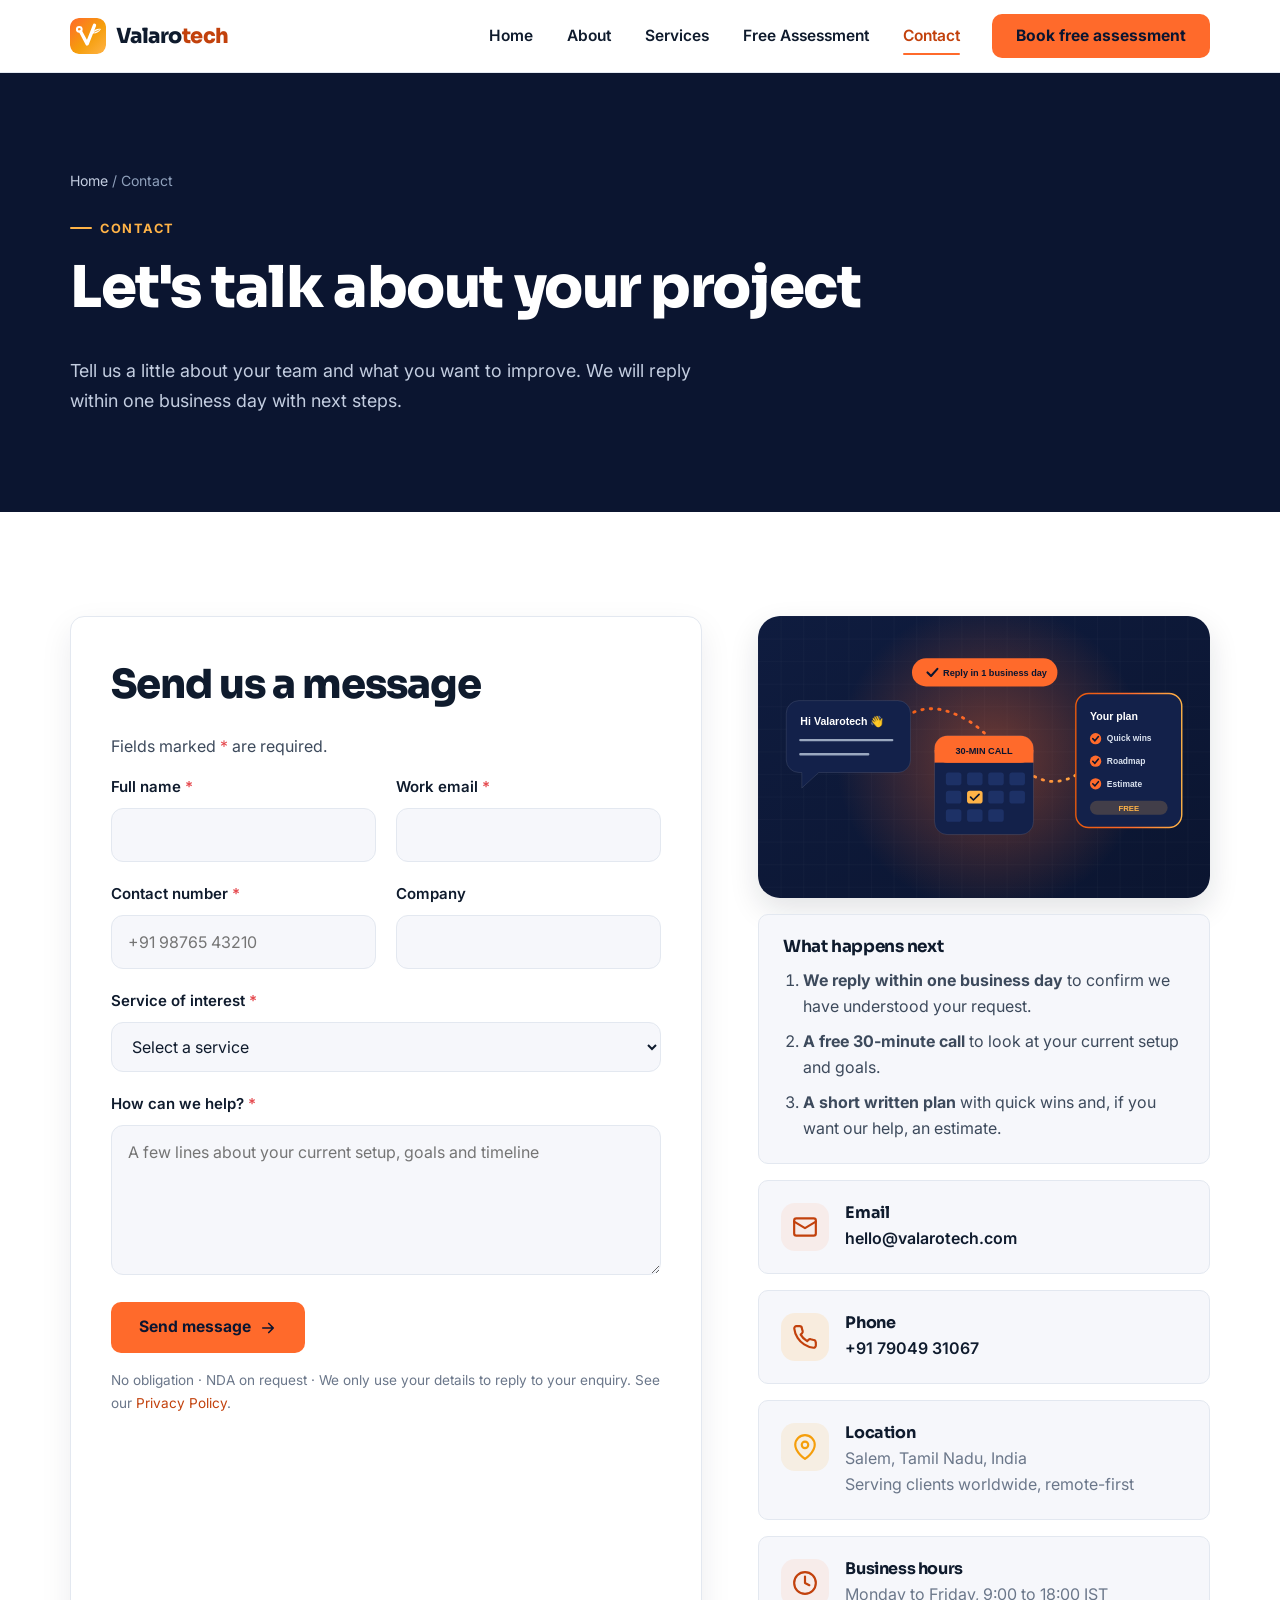
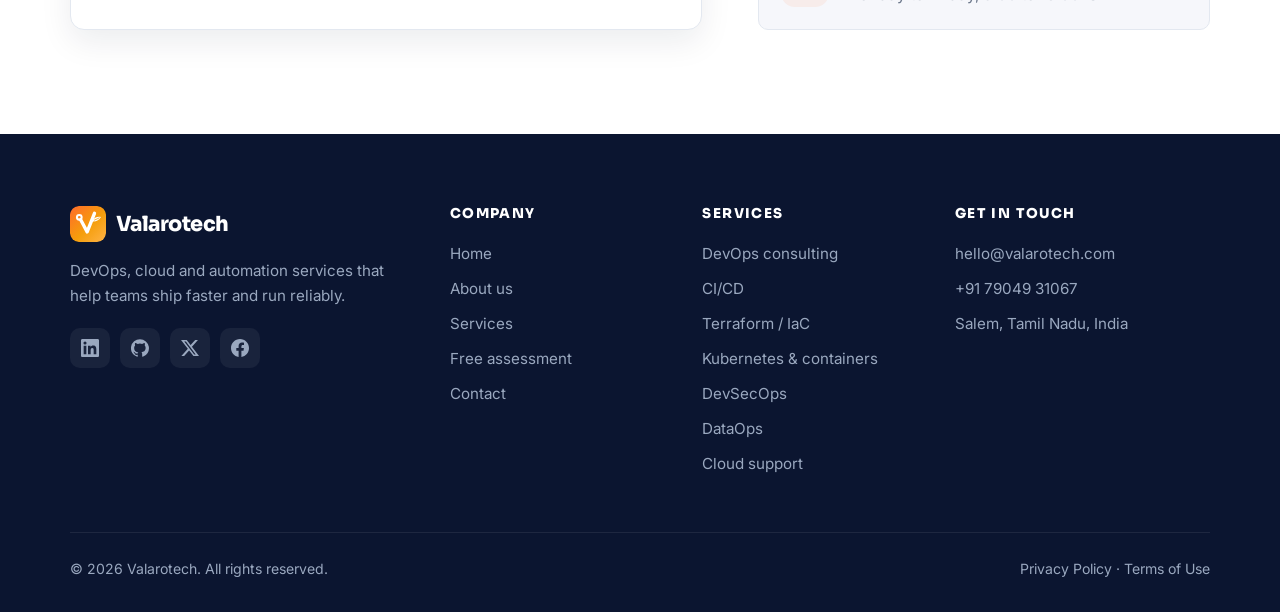
<file: contact.html>
<!DOCTYPE html>
<html lang="en" class="no-js">
<head>
  <meta charset="UTF-8">
  <meta name="viewport" content="width=device-width, initial-scale=1">
  <title>Contact Valarotech | Get a Free DevOps Consultation</title>
  <meta name="description" content="Contact Valarotech to discuss DevOps, cloud, infrastructure automation, DevSecOps, software development or training. We reply within one business day.">
  <meta property="og:title" content="Contact Valarotech">
  <meta property="og:description" content="Tell us about your project and get a free DevOps consultation.">
  <meta property="og:type" content="website">
  <link rel="canonical" href="https://valarotech.com/contact.html">
  <meta property="og:url" content="https://valarotech.com/contact.html">
  <meta property="og:image" content="https://valarotech.com/assets/brand/valarotech-og.png">
  <meta property="og:image:width" content="1200">
  <meta property="og:image:height" content="630">
  <meta property="og:site_name" content="Valarotech">
  <meta name="twitter:card" content="summary_large_image">
  <meta name="twitter:site" content="@Valarotech">
  <meta name="theme-color" content="#0b1530">
  <link rel="icon" href="assets/img/favicon.svg" type="image/svg+xml">
  <link rel="apple-touch-icon" href="assets/brand/valarotech-icon-512.png">
  <link rel="preconnect" href="https://fonts.googleapis.com">
  <link rel="preconnect" href="https://fonts.gstatic.com" crossorigin>
  <link href="https://fonts.googleapis.com/css2?family=Inter:wght@400;500;600;700&amp;family=Sora:wght@600;700;800&amp;display=swap" rel="stylesheet">
  <link rel="stylesheet" href="assets/css/style.css">
</head>
<body>
  <a class="skip-link" href="#main">Skip to content</a>

  <!-- ============ HEADER (shared — keep in sync across pages) ============ -->
  <header class="site-header">
    <div class="container header-inner">
      <a href="index.html" class="logo" aria-label="Valarotech home">
        <img class="logo-mark" src="assets/brand/valarotech-mark.svg" alt="" width="36" height="36">
        <span>Valaro<span class="accent">tech</span></span>
      </a>
      <button class="nav-toggle" aria-controls="site-nav" aria-expanded="false" aria-label="Toggle menu">
        <span></span><span></span><span></span>
      </button>
      <nav id="site-nav" class="site-nav" aria-label="Main">
        <ul>
          <li><a href="index.html">Home</a></li>
          <li><a href="about.html">About</a></li>
          <li><a href="services.html">Services</a></li>
          <li><a href="assessment.html">Free Assessment</a></li>
          <li><a href="contact.html" aria-current="page">Contact</a></li>
          <li class="nav-cta"><a href="assessment.html" class="btn btn-primary">Book free assessment</a></li>
        </ul>
      </nav>
    </div>
  </header>

  <main id="main">
    <section class="page-hero">
      <div class="container">
        <nav class="breadcrumb" aria-label="Breadcrumb"><a href="index.html">Home</a> / Contact</nav>
        <span class="eyebrow">Contact</span>
        <h1>Let's talk about your project</h1>
        <p>Tell us a little about your team and what you want to improve. We will reply within one business day with next steps.</p>
      </div>
    </section>

    <section class="section">
      <div class="container contact-layout">
        <div class="form-card reveal">
          <h2 class="mt-0">Send us a message</h2>
          <p>Fields marked <span style="color:#e5484d">*</span> are required.</p>

          <!--
            Submissions are delivered by FormSubmit (https://formsubmit.co) to the
            address in the action URL. assets/js/main.js sends them via FormSubmit's
            AJAX endpoint; without JavaScript the browser posts here directly.
            To change the recipient, edit the email in the action URL below.
            Each enquiry is also saved to a Google Sheet: paste the Apps Script web app URL
            into data-sheet-url (setup steps in google-apps-script/README.md). Leave it
            empty to skip the sheet.
            See README.md ("Contact form") for details.
          -->
          <form id="contact-form" class="form-grid" action="https://formsubmit.co/karthikeyanp@valarotech.com" method="POST" data-sheet-url="https://script.google.com/macros/s/AKfycbyBuxsEIbDZ3pMfMDw23CC0PVbxY55e55W7CPx0Op_xbKGj5ehHq0FZrjNKgC9xuIJh/exec" novalidate>
            <input type="hidden" name="_subject" value="New enquiry from valarotech.com">
            <input type="hidden" name="_template" value="table">
            <input type="hidden" name="_next" value="https://valarotech.com/contact.html?sent=1">
            <div class="field">
              <label for="name">Full name <span class="req">*</span></label>
              <input type="text" id="name" name="name" autocomplete="name" required>
              <p class="error">Please enter your name.</p>
            </div>
            <div class="field">
              <label for="email">Work email <span class="req">*</span></label>
              <input type="email" id="email" name="email" autocomplete="email" required>
              <p class="error">Please enter a valid email address.</p>
            </div>
            <div class="field">
              <label for="phone">Contact number <span class="req">*</span></label>
              <input type="tel" id="phone" name="phone" autocomplete="tel" inputmode="tel" required pattern="\+?[0-9\(][0-9 \-\(\)]{6,18}[0-9]" placeholder="+91 98765 43210">
              <p class="error">Please enter a valid phone number (digits, spaces, + or -).</p>
            </div>
            <div class="field">
              <label for="company">Company</label>
              <input type="text" id="company" name="company" autocomplete="organization">
            </div>
            <div class="field full">
              <label for="service">Service of interest <span class="req">*</span></label>
              <select id="service" name="service" required>
                <option value="" disabled selected>Select a service</option>
                <option value="devops">DevOps consulting</option>
                <option value="docker">Docker / containerization</option>
                <option value="iac">Terraform / Infrastructure as Code</option>
                <option value="cicd">CI/CD pipelines</option>
                <option value="devsecops">DevSecOps</option>
                <option value="kubernetes">Kubernetes / workflow orchestration</option>
                <option value="dataops">Data pipeline engineering / DataOps</option>
                <option value="cloud">Enterprise cloud support (AWS / Azure / GCP)</option>
                <option value="training">DevOps coaching &amp; training</option>
                <option value="other">Something else / custom</option>
              </select>
              <p class="error">Please choose a service.</p>
            </div>
            <div class="field full">
              <label for="message">How can we help? <span class="req">*</span></label>
              <textarea id="message" name="message" required minlength="10" placeholder="A few lines about your current setup, goals and timeline"></textarea>
              <p class="error">Please write a short message (at least 10 characters).</p>
            </div>
            <!-- Honeypot field for spam bots (FormSubmit discards submissions where it is filled) -->
            <input type="text" name="_honey" tabindex="-1" autocomplete="off" style="display:none" aria-hidden="true">
            <div class="full">
              <button type="submit" class="btn btn-primary">Send message
                <svg viewBox="0 0 24 24" fill="none" stroke="currentColor" stroke-width="2.2" stroke-linecap="round" stroke-linejoin="round" aria-hidden="true"><path d="M5 12h14M13 6l6 6-6 6"/></svg>
              </button>
              <p class="form-note">No obligation · NDA on request · We only use your details to reply to your enquiry. See our <a href="privacy.html">Privacy Policy</a>.</p>
              <div id="form-status" class="form-status" role="status" aria-live="polite"></div>
            </div>
          </form>
        </div>

        <!-- Contact details: keep in sync with the footer on every page -->
        <aside class="contact-info reveal" aria-label="Contact details">
          <img class="illustration reveal" src="assets/img/contact-illustration.svg" alt="Illustration of a message, a reply within one business day, a 30-minute call and a written plan" width="640" height="400" loading="lazy">
          <div class="next-steps">
            <h3>What happens next</h3>
            <ol>
              <li><strong>We reply within one business day</strong> to confirm we have understood your request.</li>
              <li><strong>A free 30-minute call</strong> to look at your current setup and goals.</li>
              <li><strong>A short written plan</strong> with quick wins and, if you want our help, an estimate.</li>
            </ol>
          </div>
          <div class="info-item">
            <div class="icon-box"><svg viewBox="0 0 24 24" fill="none" stroke="currentColor" stroke-width="2" stroke-linecap="round" stroke-linejoin="round" aria-hidden="true"><rect x="2" y="4" width="20" height="16" rx="2"/><path d="m22 7-10 6L2 7"/></svg></div>
            <div><h3>Email</h3><p><a href="mailto:hello@valarotech.com">hello@valarotech.com</a></p></div>
          </div>
          <div class="info-item">
            <div class="icon-box teal"><svg viewBox="0 0 24 24" fill="none" stroke="currentColor" stroke-width="2" stroke-linecap="round" stroke-linejoin="round" aria-hidden="true"><path d="M22 16.9v3a2 2 0 0 1-2.2 2 19.8 19.8 0 0 1-8.6-3.1 19.5 19.5 0 0 1-6-6A19.8 19.8 0 0 1 2.1 4.2 2 2 0 0 1 4.1 2h3a2 2 0 0 1 2 1.7c.1.9.4 1.8.7 2.7a2 2 0 0 1-.5 2.1L8 9.8a16 16 0 0 0 6 6l1.3-1.3a2 2 0 0 1 2.1-.4c.9.3 1.8.6 2.7.7a2 2 0 0 1 1.7 2z"/></svg></div>
            <div><h3>Phone</h3><p><a href="tel:+917904931067">+91 79049 31067</a></p></div>
          </div>
          <div class="info-item">
            <div class="icon-box violet"><svg viewBox="0 0 24 24" fill="none" stroke="currentColor" stroke-width="2" stroke-linecap="round" stroke-linejoin="round" aria-hidden="true"><path d="M21 10c0 7-9 13-9 13s-9-6-9-13a9 9 0 0 1 18 0z"/><circle cx="12" cy="10" r="3"/></svg></div>
            <div><h3>Location</h3><p>Salem, Tamil Nadu, India<br>Serving clients worldwide, remote-first</p></div>
          </div>
          <div class="info-item">
            <div class="icon-box"><svg viewBox="0 0 24 24" fill="none" stroke="currentColor" stroke-width="2" stroke-linecap="round" stroke-linejoin="round" aria-hidden="true"><circle cx="12" cy="12" r="10"/><path d="M12 6v6l4 2"/></svg></div>
            <div><h3>Business hours</h3><p>Monday to Friday, 9:00 to 18:00 IST</p></div>
          </div>
        </aside>
      </div>
    </section>
  </main>

  <!-- ============ FOOTER (shared — keep in sync across pages) ============ -->
  <footer class="site-footer">
    <div class="container">
      <div class="footer-grid">
        <div>
          <a href="index.html" class="logo"><img class="logo-mark" src="assets/brand/valarotech-mark.svg" alt="" width="36" height="36"><span>Valarotech</span></a>
          <p>DevOps, cloud and automation services that help teams ship faster and run reliably.</p>
          <div class="socials">
            <!-- PLACEHOLDER: replace # with your LinkedIn / GitHub / X profile URLs -->
            <a href="https://www.linkedin.com/company/valarotech/" target="_blank" rel="noopener" aria-label="Valarotech on LinkedIn"><svg viewBox="0 0 24 24" fill="currentColor" aria-hidden="true"><path d="M20.45 20.45h-3.56v-5.57c0-1.33-.02-3.04-1.85-3.04-1.86 0-2.14 1.45-2.14 2.94v5.67H9.35V9h3.41v1.56h.05c.48-.9 1.64-1.85 3.37-1.85 3.6 0 4.27 2.37 4.27 5.46v6.28zM5.34 7.43a2.06 2.06 0 1 1 0-4.13 2.06 2.06 0 0 1 0 4.13zM7.12 20.45H3.56V9h3.56v11.45zM22.22 0H1.77C.79 0 0 .77 0 1.73v20.54C0 23.23.79 24 1.77 24h20.45c.98 0 1.78-.77 1.78-1.73V1.73C24 .77 23.2 0 22.22 0z"/></svg></a>
            <a href="https://github.com/valarotech" target="_blank" rel="noopener" aria-label="Valarotech on GitHub"><svg viewBox="0 0 24 24" fill="currentColor" aria-hidden="true"><path d="M12 .3a12 12 0 0 0-3.8 23.4c.6.1.8-.3.8-.6v-2c-3.3.7-4-1.6-4-1.6-.6-1.4-1.4-1.8-1.4-1.8-1-.7.1-.7.1-.7 1.2.1 1.8 1.2 1.8 1.2 1 1.8 2.8 1.3 3.5 1 0-.8.4-1.3.7-1.6-2.7-.3-5.5-1.3-5.5-6 0-1.2.5-2.3 1.3-3.1-.2-.4-.6-1.6 0-3.2 0 0 1-.3 3.4 1.2a11.5 11.5 0 0 1 6 0c2.3-1.5 3.3-1.2 3.3-1.2.6 1.6.2 2.8.1 3.2.8.8 1.2 1.9 1.2 3.1 0 4.6-2.8 5.6-5.5 5.9.5.4.9 1.1.9 2.3v3.3c0 .3.1.7.8.6A12 12 0 0 0 12 .3"/></svg></a>
            <a href="https://x.com/Valarotech" target="_blank" rel="noopener" aria-label="Valarotech on X"><svg viewBox="0 0 24 24" fill="currentColor" aria-hidden="true"><path d="M18.9 1.2h3.7l-8 9.2 9.4 12.4h-7.4l-5.8-7.6-6.6 7.6H.5l8.6-9.8L0 1.2h7.6l5.2 6.9 6.1-6.9zm-1.3 19.4h2L6.5 3.3H4.3l13.3 17.3z"/></svg></a>
            <a href="https://www.facebook.com/valarotech/" target="_blank" rel="noopener" aria-label="Valarotech on Facebook"><svg viewBox="0 0 24 24" fill="currentColor" aria-hidden="true"><path d="M24 12.07C24 5.4 18.63 0 12 0S0 5.4 0 12.07C0 18.1 4.39 23.1 10.13 24v-8.44H7.08v-3.49h3.05V9.41c0-3.02 1.79-4.69 4.53-4.69 1.31 0 2.68.23 2.68.23v2.97h-1.51c-1.49 0-1.96.93-1.96 1.88v2.26h3.33l-.53 3.49h-2.8V24C19.61 23.1 24 18.1 24 12.07z"/></svg></a>
          </div>
        </div>
        <div>
          <h4>Company</h4>
          <ul>
            <li><a href="index.html">Home</a></li>
            <li><a href="about.html">About us</a></li>
            <li><a href="services.html">Services</a></li>
            <li><a href="assessment.html">Free assessment</a></li>
            <li><a href="contact.html">Contact</a></li>
          </ul>
        </div>
        <div>
          <h4>Services</h4>
          <ul>
            <li><a href="services.html#devops">DevOps consulting</a></li>
            <li><a href="services.html#cicd">CI/CD</a></li>
            <li><a href="services.html#iac">Terraform / IaC</a></li>
            <li><a href="services.html#kubernetes">Kubernetes &amp; containers</a></li>
            <li><a href="services.html#devsecops">DevSecOps</a></li>
            <li><a href="services.html#dataops">DataOps</a></li>
            <li><a href="services.html#cloud">Cloud support</a></li>
          </ul>
        </div>
        <div>
          <h4>Get in touch</h4>
          <!-- Contact details: update here and on contact.html -->
          <ul>
            <li><a href="mailto:hello@valarotech.com">hello@valarotech.com</a></li>
            <li><a href="tel:+917904931067">+91 79049 31067</a></li>
            <li>Salem, Tamil Nadu, India</li>
          </ul>
        </div>
      </div>
      <div class="footer-bottom">
        <span>&copy; <span data-year>2026</span> Valarotech. All rights reserved.</span>
        <span class="footer-legal"><a href="privacy.html">Privacy Policy</a> · <a href="terms.html">Terms of Use</a></span>
      </div>
    </div>
  </footer>

  <script src="assets/js/main.js"></script>
</body>
</html>
</file>
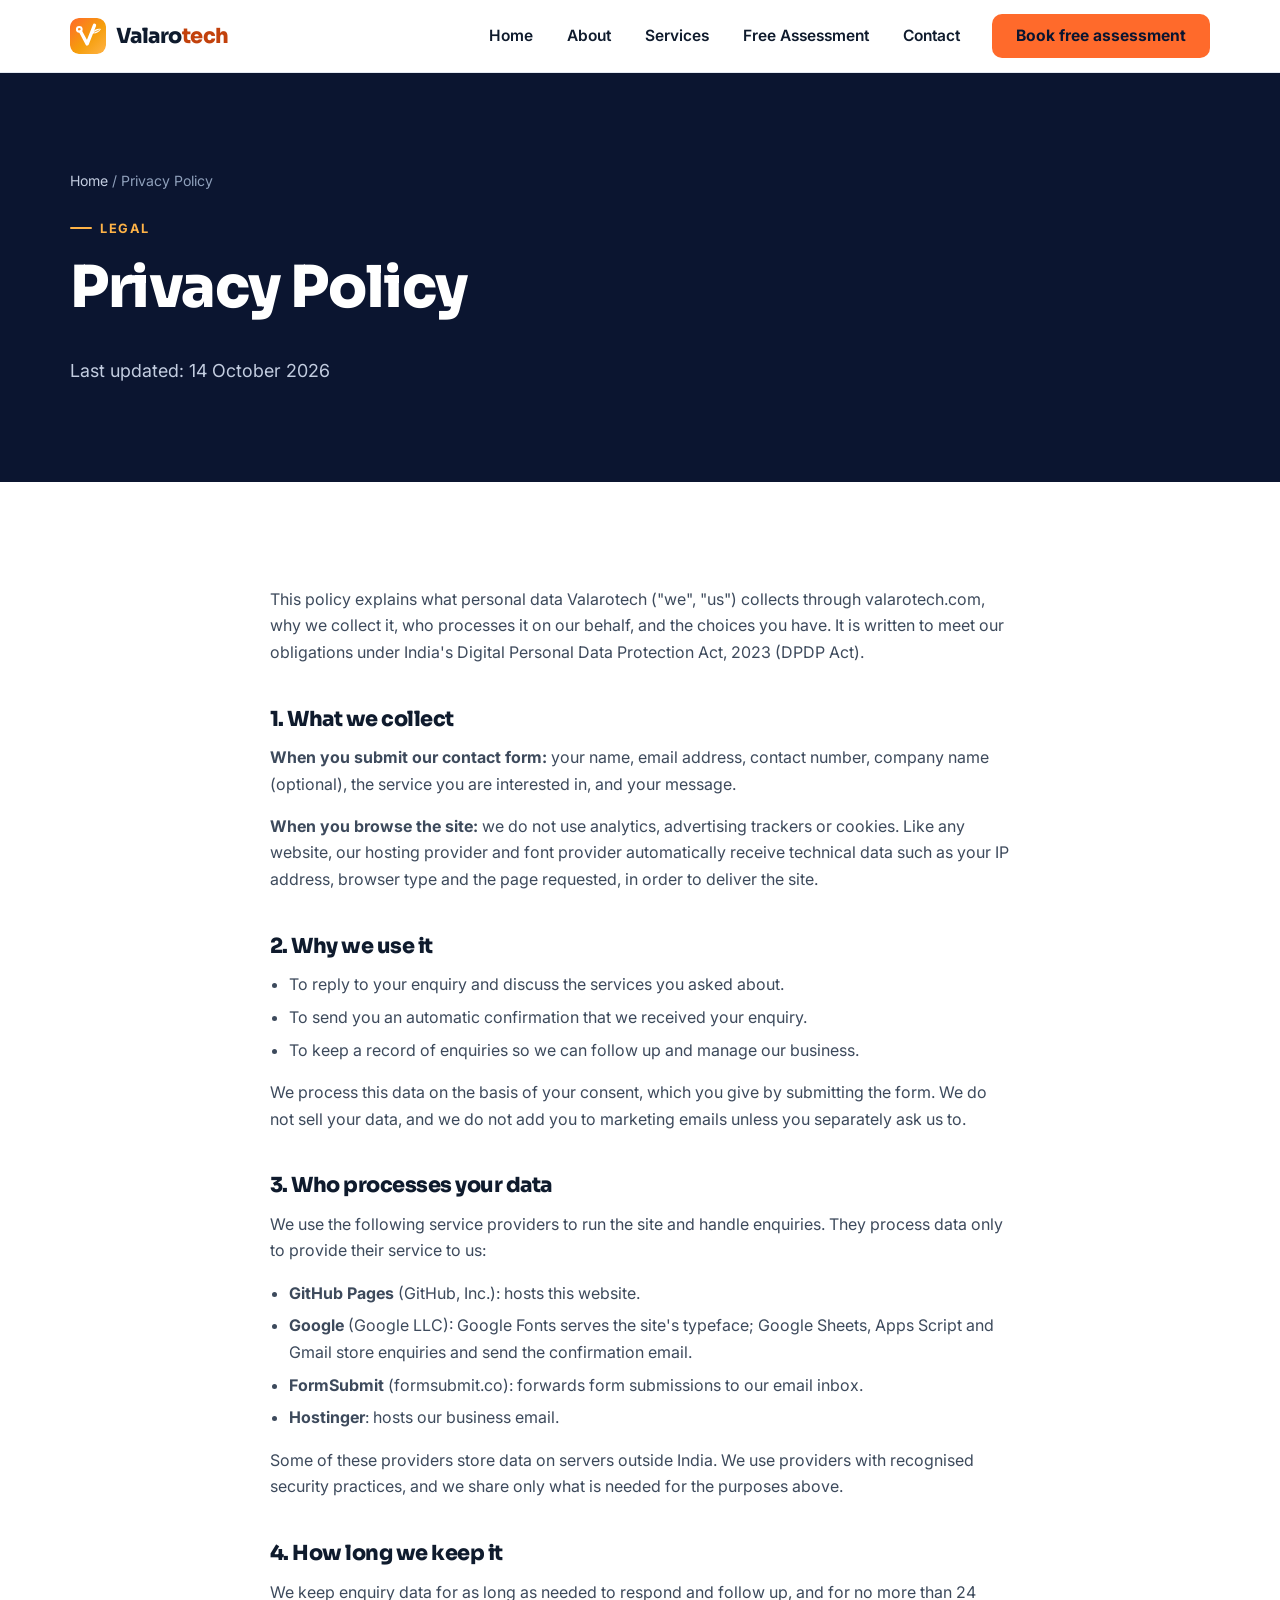
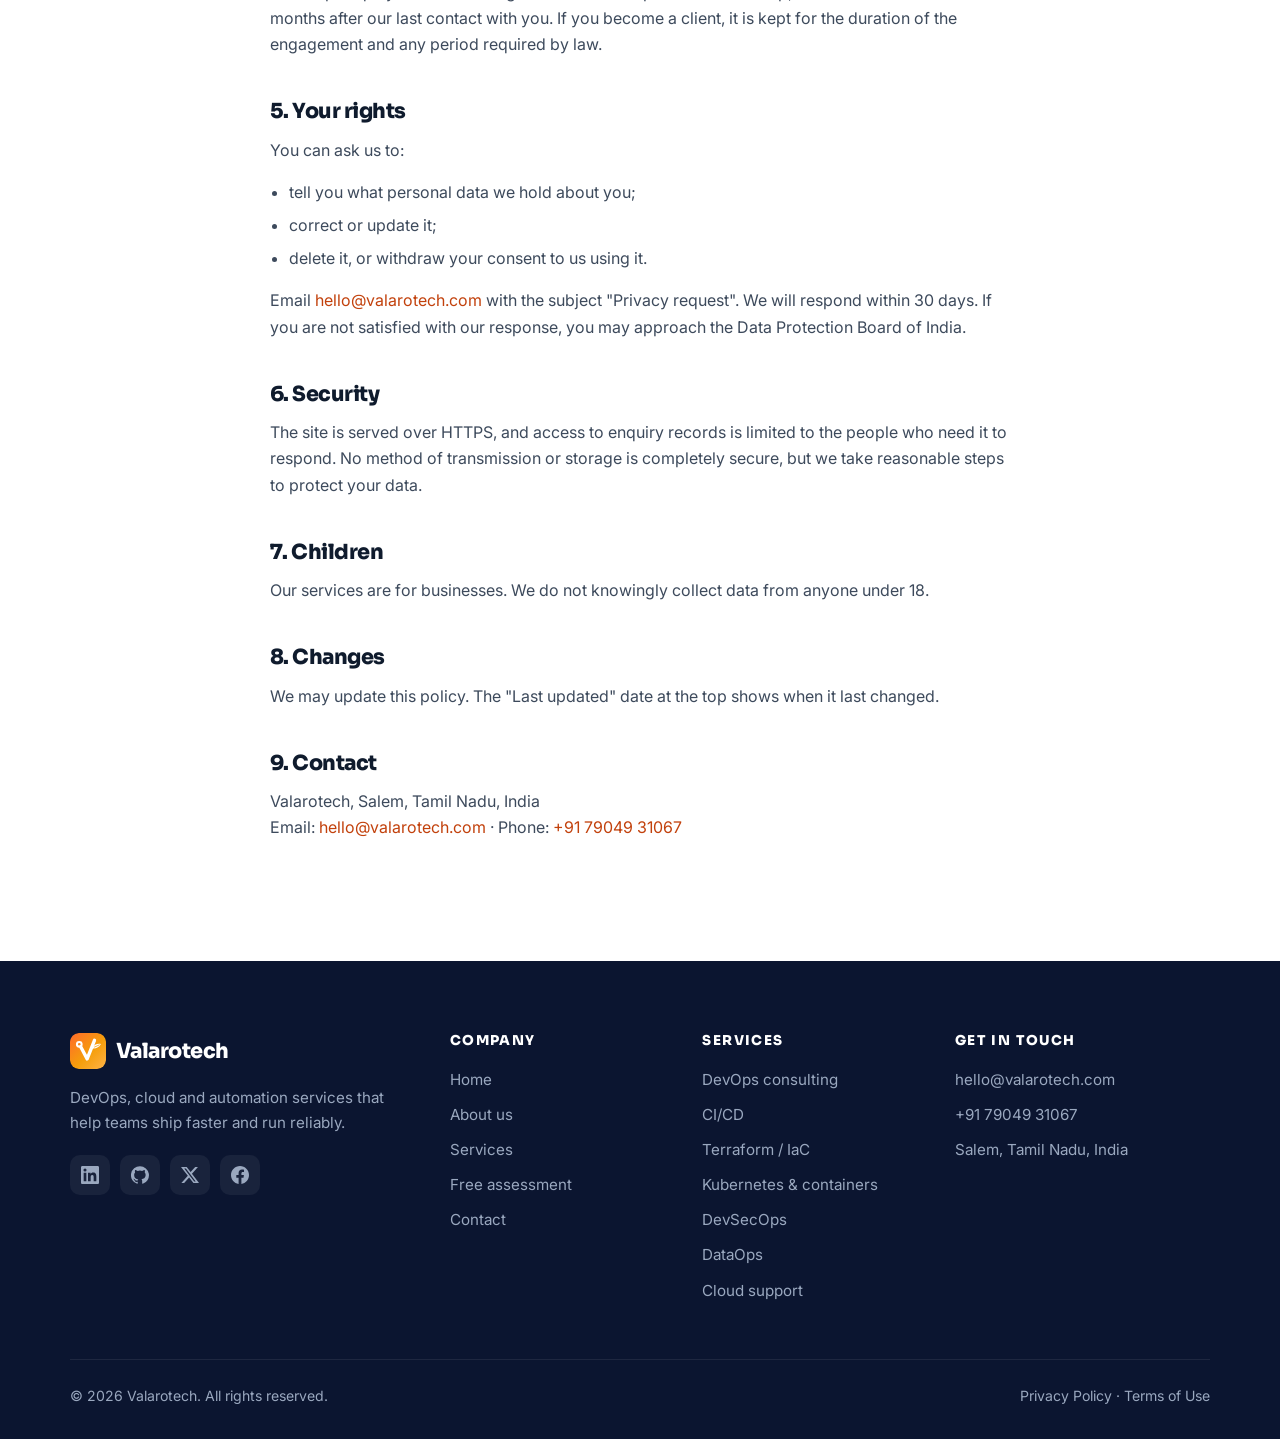
<file: privacy.html>
<!DOCTYPE html>
<html lang="en" class="no-js">
<head>
  <meta charset="UTF-8">
  <meta name="viewport" content="width=device-width, initial-scale=1">
  <title>Privacy Policy | Valarotech</title>
  <meta name="description" content="How Valarotech collects, uses and protects personal data submitted through valarotech.com, under India's DPDP Act 2023.">
  <meta property="og:title" content="Privacy Policy | Valarotech">
  <meta property="og:description" content="How Valarotech collects, uses and protects personal data submitted through valarotech.com, under India's DPDP Act 2023.">
  <meta property="og:type" content="website">
  <link rel="canonical" href="https://valarotech.com/privacy.html">
  <meta property="og:url" content="https://valarotech.com/privacy.html">
  <meta property="og:image" content="https://valarotech.com/assets/brand/valarotech-og.png">
  <meta property="og:image:width" content="1200">
  <meta property="og:image:height" content="630">
  <meta property="og:site_name" content="Valarotech">
  <meta name="twitter:card" content="summary_large_image">
  <meta name="twitter:site" content="@Valarotech">
  <meta name="theme-color" content="#0b1530">
  <link rel="icon" href="assets/img/favicon.svg" type="image/svg+xml">
  <link rel="apple-touch-icon" href="assets/brand/valarotech-icon-512.png">
  <link rel="preconnect" href="https://fonts.googleapis.com">
  <link rel="preconnect" href="https://fonts.gstatic.com" crossorigin>
  <link href="https://fonts.googleapis.com/css2?family=Inter:wght@400;500;600;700&amp;family=Sora:wght@600;700;800&amp;display=swap" rel="stylesheet">
  <link rel="stylesheet" href="assets/css/style.css">
</head>
<body>
  <a class="skip-link" href="#main">Skip to content</a>

  <!-- ============ HEADER (shared — keep in sync across pages) ============ -->
  <header class="site-header">
    <div class="container header-inner">
      <a href="index.html" class="logo" aria-label="Valarotech home">
        <img class="logo-mark" src="assets/brand/valarotech-mark.svg" alt="" width="36" height="36">
        <span>Valaro<span class="accent">tech</span></span>
      </a>
      <button class="nav-toggle" aria-controls="site-nav" aria-expanded="false" aria-label="Toggle menu">
        <span></span><span></span><span></span>
      </button>
      <nav id="site-nav" class="site-nav" aria-label="Main">
        <ul>
          <li><a href="index.html">Home</a></li>
          <li><a href="about.html">About</a></li>
          <li><a href="services.html">Services</a></li>
          <li><a href="assessment.html">Free Assessment</a></li>
          <li><a href="contact.html">Contact</a></li>
          <li class="nav-cta"><a href="assessment.html" class="btn btn-primary">Book free assessment</a></li>
        </ul>
      </nav>
    </div>
  </header>

  <main id="main">
    <section class="page-hero">
      <div class="container">
        <nav class="breadcrumb" aria-label="Breadcrumb"><a href="index.html">Home</a> / Privacy Policy</nav>
        <span class="eyebrow">Legal</span>
        <h1>Privacy Policy</h1>
        <p>Last updated: 14 October 2026</p>
      </div>
    </section>

    <section class="section">
      <div class="container legal">
        <p>This policy explains what personal data Valarotech ("we", "us") collects through valarotech.com, why we collect it, who processes it on our behalf, and the choices you have. It is written to meet our obligations under India's Digital Personal Data Protection Act, 2023 (DPDP Act).</p>

        <h2>1. What we collect</h2>
        <p><strong>When you submit our contact form:</strong> your name, email address, contact number, company name (optional), the service you are interested in, and your message.</p>
        <p><strong>When you browse the site:</strong> we do not use analytics, advertising trackers or cookies. Like any website, our hosting provider and font provider automatically receive technical data such as your IP address, browser type and the page requested, in order to deliver the site.</p>

        <h2>2. Why we use it</h2>
        <ul>
          <li>To reply to your enquiry and discuss the services you asked about.</li>
          <li>To send you an automatic confirmation that we received your enquiry.</li>
          <li>To keep a record of enquiries so we can follow up and manage our business.</li>
        </ul>
        <p>We process this data on the basis of your consent, which you give by submitting the form. We do not sell your data, and we do not add you to marketing emails unless you separately ask us to.</p>

        <h2>3. Who processes your data</h2>
        <p>We use the following service providers to run the site and handle enquiries. They process data only to provide their service to us:</p>
        <ul>
          <li><strong>GitHub Pages</strong> (GitHub, Inc.): hosts this website.</li>
          <li><strong>Google</strong> (Google LLC): Google Fonts serves the site's typeface; Google Sheets, Apps Script and Gmail store enquiries and send the confirmation email.</li>
          <li><strong>FormSubmit</strong> (formsubmit.co): forwards form submissions to our email inbox.</li>
          <li><strong>Hostinger</strong>: hosts our business email.</li>
        </ul>
        <p>Some of these providers store data on servers outside India. We use providers with recognised security practices, and we share only what is needed for the purposes above.</p>

        <h2>4. How long we keep it</h2>
        <p>We keep enquiry data for as long as needed to respond and follow up, and for no more than 24 months after our last contact with you. If you become a client, it is kept for the duration of the engagement and any period required by law.</p>

        <h2>5. Your rights</h2>
        <p>You can ask us to:</p>
        <ul>
          <li>tell you what personal data we hold about you;</li>
          <li>correct or update it;</li>
          <li>delete it, or withdraw your consent to us using it.</li>
        </ul>
        <p>Email <a href="mailto:hello@valarotech.com">hello@valarotech.com</a> with the subject "Privacy request". We will respond within 30 days. If you are not satisfied with our response, you may approach the Data Protection Board of India.</p>

        <h2>6. Security</h2>
        <p>The site is served over HTTPS, and access to enquiry records is limited to the people who need it to respond. No method of transmission or storage is completely secure, but we take reasonable steps to protect your data.</p>

        <h2>7. Children</h2>
        <p>Our services are for businesses. We do not knowingly collect data from anyone under 18.</p>

        <h2>8. Changes</h2>
        <p>We may update this policy. The "Last updated" date at the top shows when it last changed.</p>

        <h2>9. Contact</h2>
        <p>Valarotech, Salem, Tamil Nadu, India<br>
        Email: <a href="mailto:hello@valarotech.com">hello@valarotech.com</a> · Phone: <a href="tel:+917904931067">+91 79049 31067</a></p>
      </div>
    </section>
  </main>


  <!-- ============ FOOTER (shared — keep in sync across pages) ============ -->
  <footer class="site-footer">
    <div class="container">
      <div class="footer-grid">
        <div>
          <a href="index.html" class="logo"><img class="logo-mark" src="assets/brand/valarotech-mark.svg" alt="" width="36" height="36"><span>Valarotech</span></a>
          <p>DevOps, cloud and automation services that help teams ship faster and run reliably.</p>
          <div class="socials">
            <!-- PLACEHOLDER: replace # with your LinkedIn / GitHub / X profile URLs -->
            <a href="https://www.linkedin.com/company/valarotech/" target="_blank" rel="noopener" aria-label="Valarotech on LinkedIn"><svg viewBox="0 0 24 24" fill="currentColor" aria-hidden="true"><path d="M20.45 20.45h-3.56v-5.57c0-1.33-.02-3.04-1.85-3.04-1.86 0-2.14 1.45-2.14 2.94v5.67H9.35V9h3.41v1.56h.05c.48-.9 1.64-1.85 3.37-1.85 3.6 0 4.27 2.37 4.27 5.46v6.28zM5.34 7.43a2.06 2.06 0 1 1 0-4.13 2.06 2.06 0 0 1 0 4.13zM7.12 20.45H3.56V9h3.56v11.45zM22.22 0H1.77C.79 0 0 .77 0 1.73v20.54C0 23.23.79 24 1.77 24h20.45c.98 0 1.78-.77 1.78-1.73V1.73C24 .77 23.2 0 22.22 0z"/></svg></a>
            <a href="https://github.com/valarotech" target="_blank" rel="noopener" aria-label="Valarotech on GitHub"><svg viewBox="0 0 24 24" fill="currentColor" aria-hidden="true"><path d="M12 .3a12 12 0 0 0-3.8 23.4c.6.1.8-.3.8-.6v-2c-3.3.7-4-1.6-4-1.6-.6-1.4-1.4-1.8-1.4-1.8-1-.7.1-.7.1-.7 1.2.1 1.8 1.2 1.8 1.2 1 1.8 2.8 1.3 3.5 1 0-.8.4-1.3.7-1.6-2.7-.3-5.5-1.3-5.5-6 0-1.2.5-2.3 1.3-3.1-.2-.4-.6-1.6 0-3.2 0 0 1-.3 3.4 1.2a11.5 11.5 0 0 1 6 0c2.3-1.5 3.3-1.2 3.3-1.2.6 1.6.2 2.8.1 3.2.8.8 1.2 1.9 1.2 3.1 0 4.6-2.8 5.6-5.5 5.9.5.4.9 1.1.9 2.3v3.3c0 .3.1.7.8.6A12 12 0 0 0 12 .3"/></svg></a>
            <a href="https://x.com/Valarotech" target="_blank" rel="noopener" aria-label="Valarotech on X"><svg viewBox="0 0 24 24" fill="currentColor" aria-hidden="true"><path d="M18.9 1.2h3.7l-8 9.2 9.4 12.4h-7.4l-5.8-7.6-6.6 7.6H.5l8.6-9.8L0 1.2h7.6l5.2 6.9 6.1-6.9zm-1.3 19.4h2L6.5 3.3H4.3l13.3 17.3z"/></svg></a>
            <a href="https://www.facebook.com/valarotech/" target="_blank" rel="noopener" aria-label="Valarotech on Facebook"><svg viewBox="0 0 24 24" fill="currentColor" aria-hidden="true"><path d="M24 12.07C24 5.4 18.63 0 12 0S0 5.4 0 12.07C0 18.1 4.39 23.1 10.13 24v-8.44H7.08v-3.49h3.05V9.41c0-3.02 1.79-4.69 4.53-4.69 1.31 0 2.68.23 2.68.23v2.97h-1.51c-1.49 0-1.96.93-1.96 1.88v2.26h3.33l-.53 3.49h-2.8V24C19.61 23.1 24 18.1 24 12.07z"/></svg></a>
          </div>
        </div>
        <div>
          <h4>Company</h4>
          <ul>
            <li><a href="index.html">Home</a></li>
            <li><a href="about.html">About us</a></li>
            <li><a href="services.html">Services</a></li>
            <li><a href="assessment.html">Free assessment</a></li>
            <li><a href="contact.html">Contact</a></li>
          </ul>
        </div>
        <div>
          <h4>Services</h4>
          <ul>
            <li><a href="services.html#devops">DevOps consulting</a></li>
            <li><a href="services.html#cicd">CI/CD</a></li>
            <li><a href="services.html#iac">Terraform / IaC</a></li>
            <li><a href="services.html#kubernetes">Kubernetes &amp; containers</a></li>
            <li><a href="services.html#devsecops">DevSecOps</a></li>
            <li><a href="services.html#dataops">DataOps</a></li>
            <li><a href="services.html#cloud">Cloud support</a></li>
          </ul>
        </div>
        <div>
          <h4>Get in touch</h4>
          <!-- Contact details: update here and on contact.html -->
          <ul>
            <li><a href="mailto:hello@valarotech.com">hello@valarotech.com</a></li>
            <li><a href="tel:+917904931067">+91 79049 31067</a></li>
            <li>Salem, Tamil Nadu, India</li>
          </ul>
        </div>
      </div>
      <div class="footer-bottom">
        <span>&copy; <span data-year>2026</span> Valarotech. All rights reserved.</span>
        <span class="footer-legal"><a href="privacy.html">Privacy Policy</a> · <a href="terms.html">Terms of Use</a></span>
      </div>
    </div>
  </footer>

  <script src="assets/js/main.js"></script>
</body>
</html>
</file>
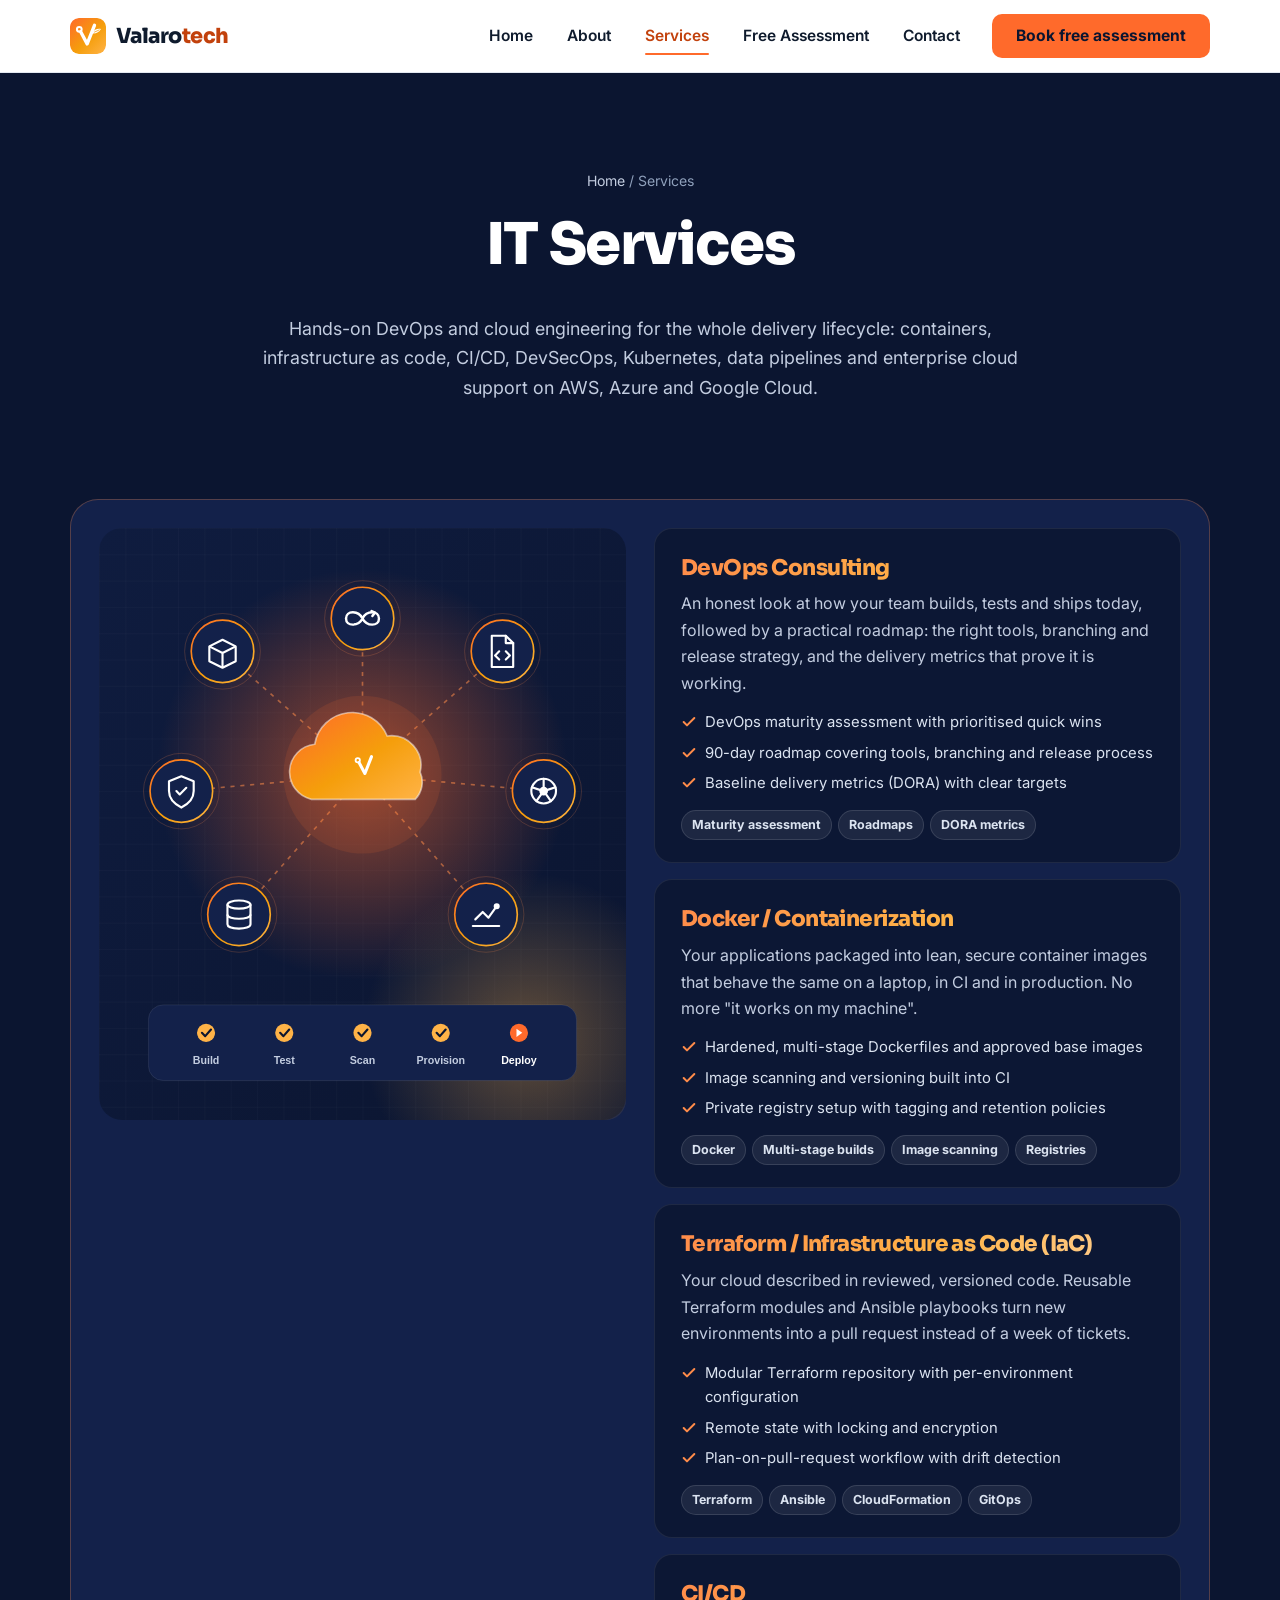
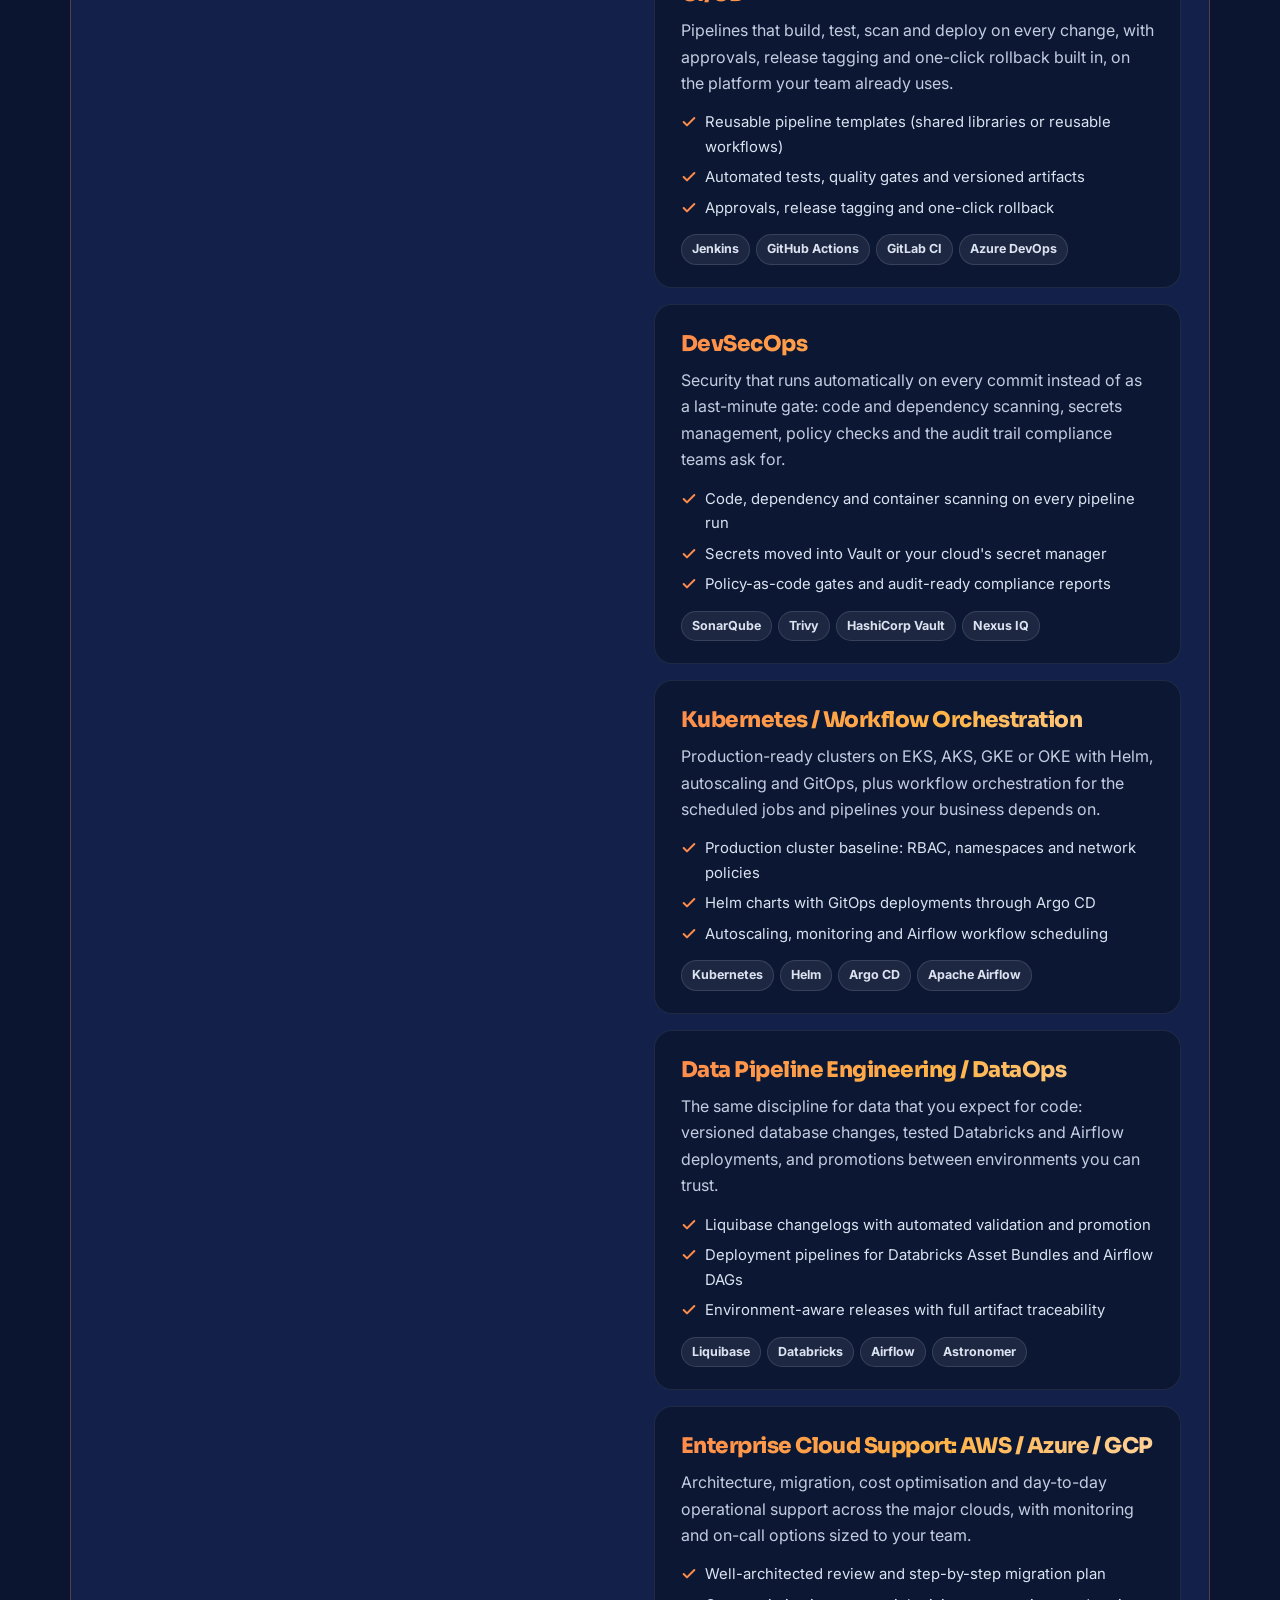
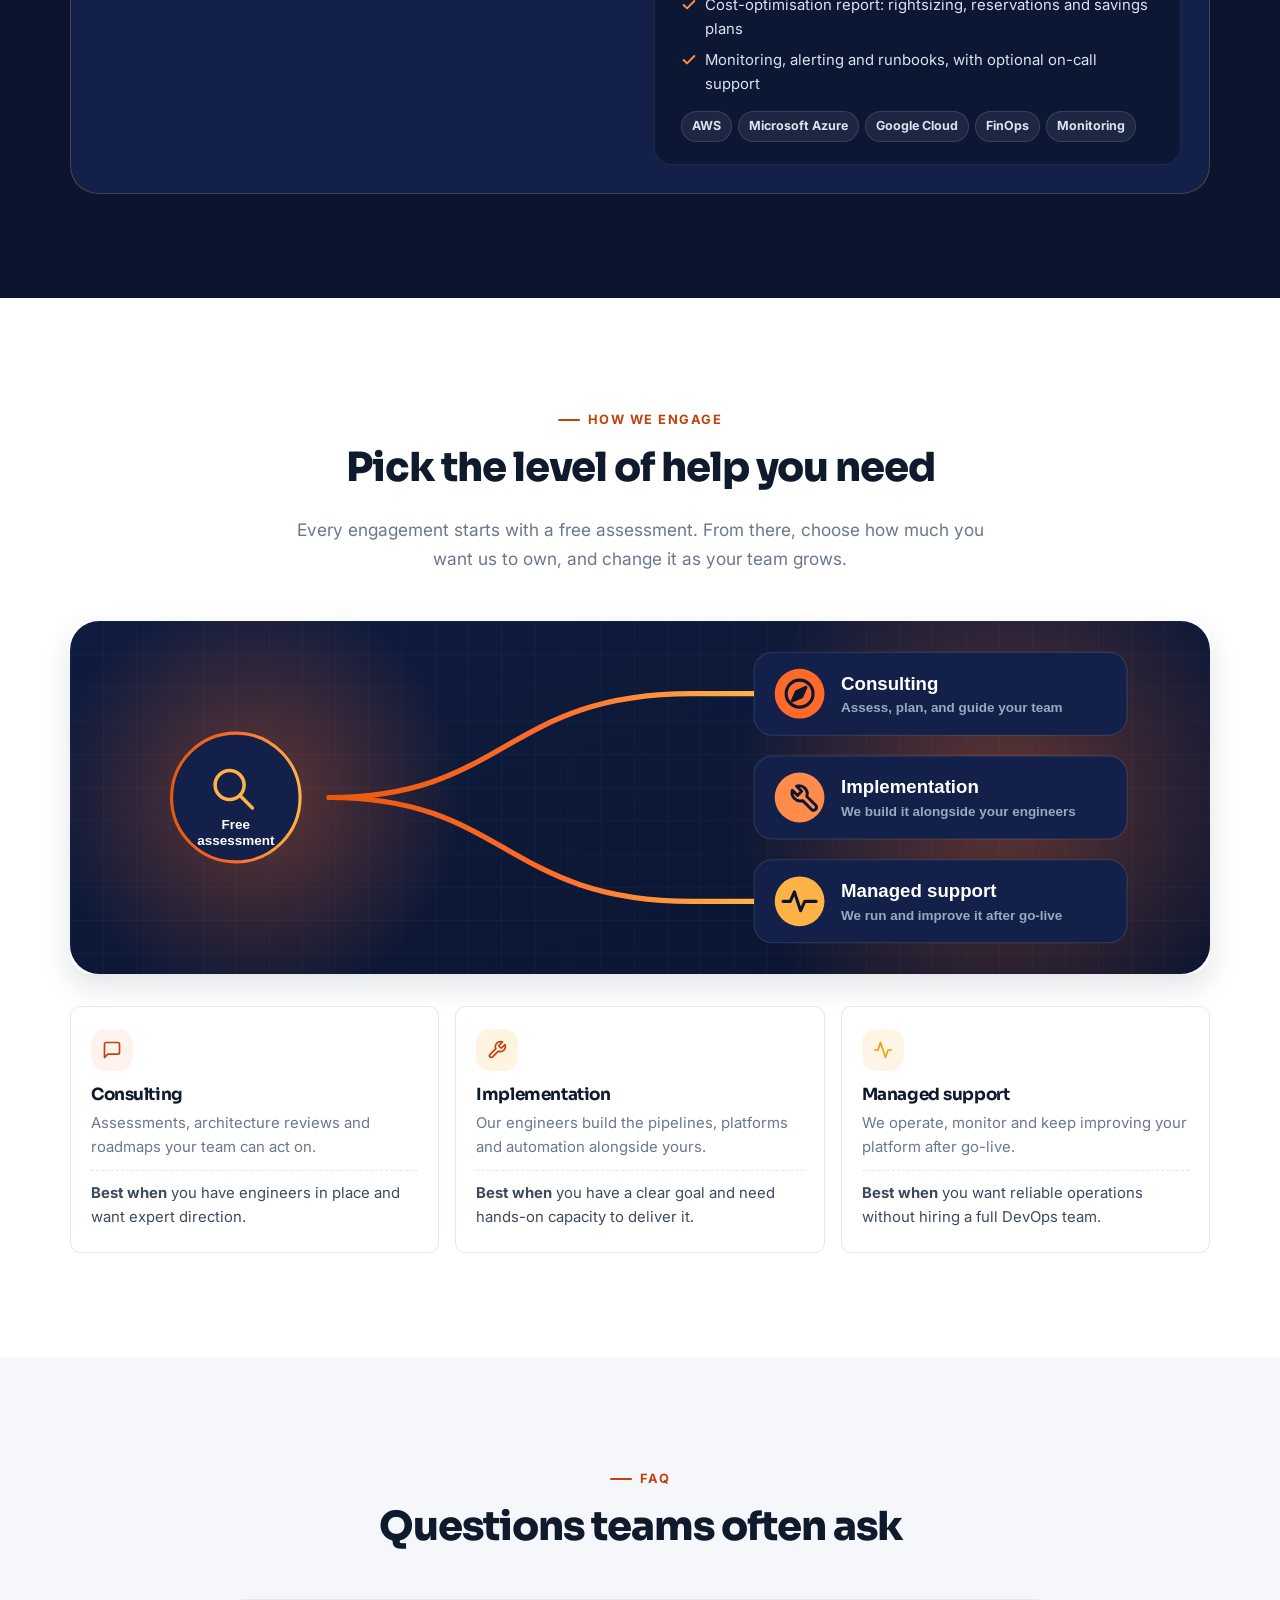
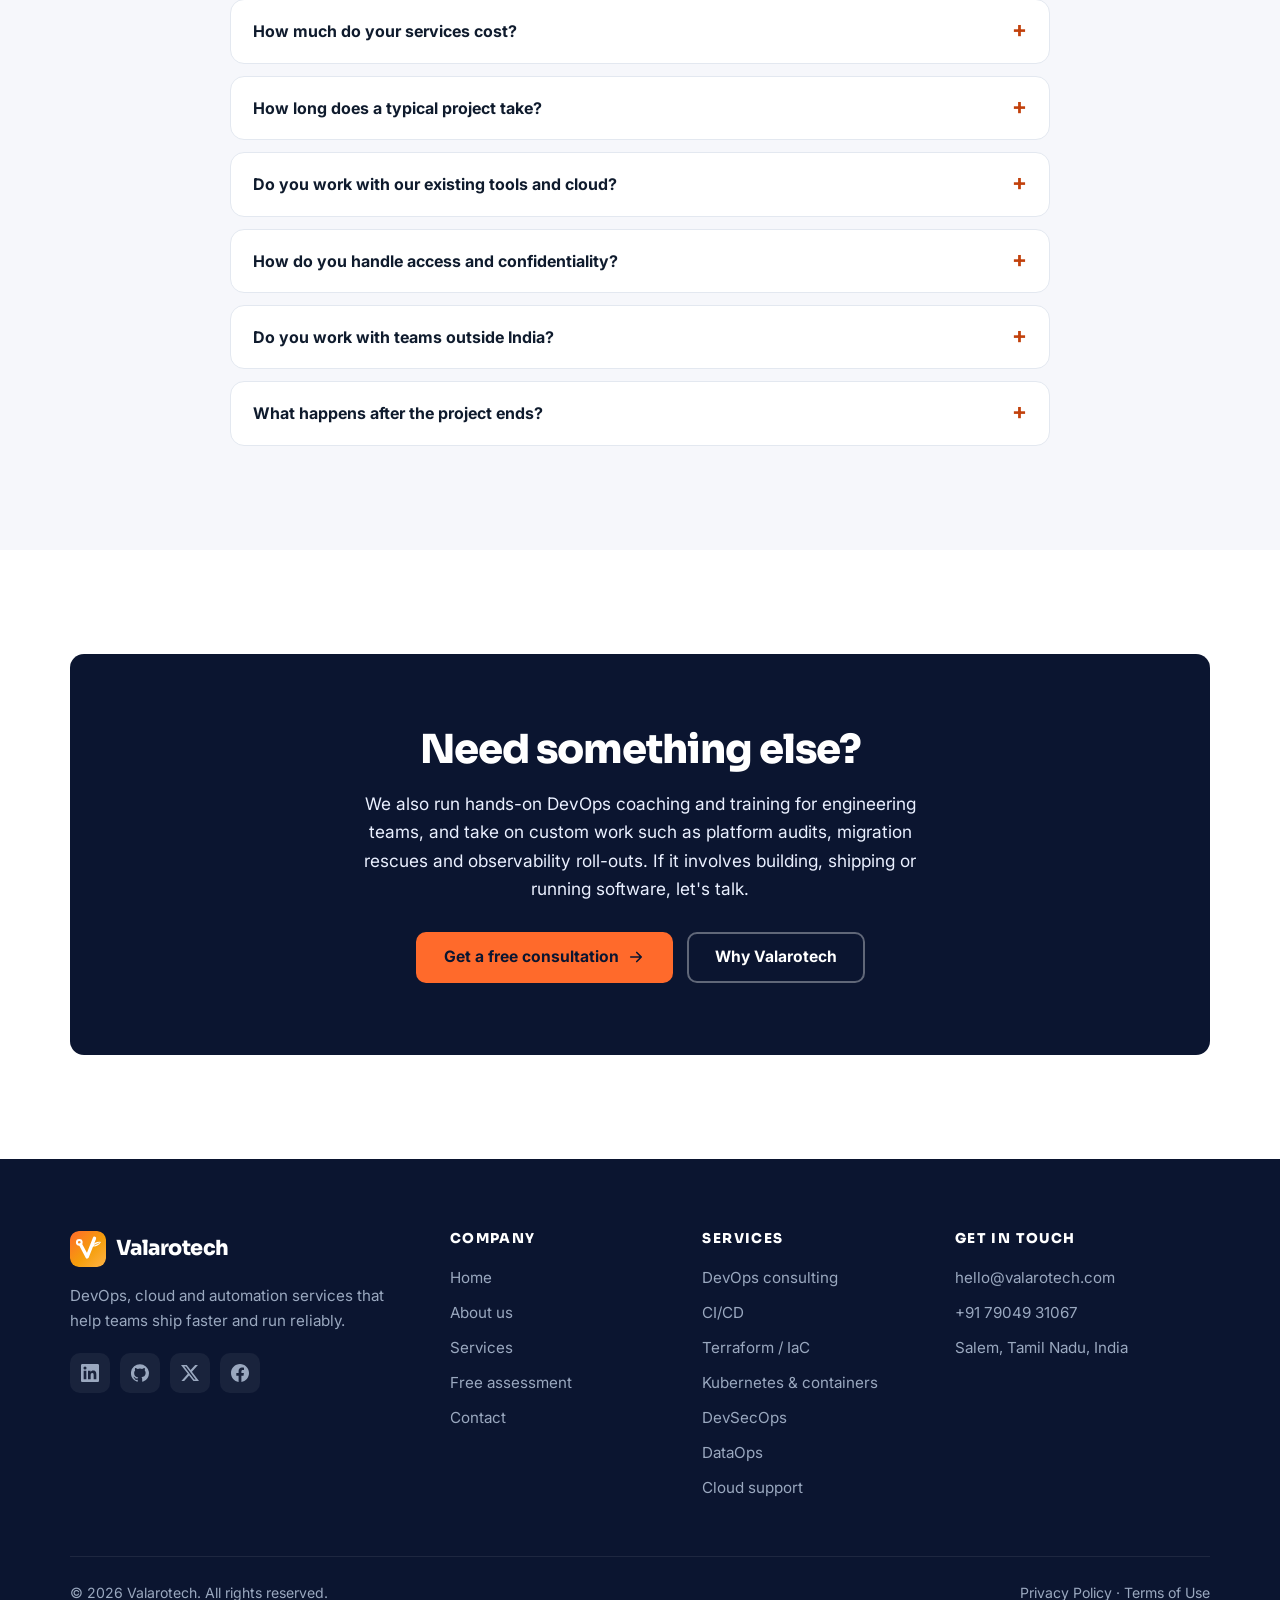
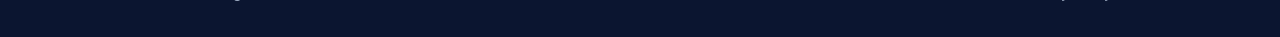
<file: services.html>
<!DOCTYPE html>
<html lang="en" class="no-js">
<head>
  <meta charset="UTF-8">
  <meta name="viewport" content="width=device-width, initial-scale=1">
  <title>IT Services | DevOps, Cloud, Kubernetes &amp; DataOps | Valarotech</title>
  <meta name="description" content="Valarotech IT services: DevOps consulting, Docker and containerization, Terraform and infrastructure as code, CI/CD, DevSecOps, Kubernetes and workflow orchestration, data pipeline engineering (DataOps), and enterprise cloud support on AWS, Azure and GCP.">
  <meta property="og:title" content="Valarotech Services">
  <meta property="og:description" content="DevOps consulting, containers, IaC, CI/CD, DevSecOps, Kubernetes, DataOps and enterprise cloud support on AWS, Azure and GCP.">
  <meta property="og:type" content="website">
  <link rel="canonical" href="https://valarotech.com/services.html">
  <meta property="og:url" content="https://valarotech.com/services.html">
  <meta property="og:image" content="https://valarotech.com/assets/brand/valarotech-og.png">
  <meta property="og:image:width" content="1200">
  <meta property="og:image:height" content="630">
  <meta property="og:site_name" content="Valarotech">
  <meta name="twitter:card" content="summary_large_image">
  <meta name="twitter:site" content="@Valarotech">
  <meta name="theme-color" content="#0b1530">
  <link rel="icon" href="assets/img/favicon.svg" type="image/svg+xml">
  <link rel="apple-touch-icon" href="assets/brand/valarotech-icon-512.png">
  <link rel="preconnect" href="https://fonts.googleapis.com">
  <link rel="preconnect" href="https://fonts.gstatic.com" crossorigin>
  <link href="https://fonts.googleapis.com/css2?family=Inter:wght@400;500;600;700&amp;family=Sora:wght@600;700;800&amp;display=swap" rel="stylesheet">
  <link rel="stylesheet" href="assets/css/style.css">
</head>
<body>
  <a class="skip-link" href="#main">Skip to content</a>

  <!-- ============ HEADER (shared — keep in sync across pages) ============ -->
  <header class="site-header">
    <div class="container header-inner">
      <a href="index.html" class="logo" aria-label="Valarotech home">
        <img class="logo-mark" src="assets/brand/valarotech-mark.svg" alt="" width="36" height="36">
        <span>Valaro<span class="accent">tech</span></span>
      </a>
      <button class="nav-toggle" aria-controls="site-nav" aria-expanded="false" aria-label="Toggle menu">
        <span></span><span></span><span></span>
      </button>
      <nav id="site-nav" class="site-nav" aria-label="Main">
        <ul>
          <li><a href="index.html">Home</a></li>
          <li><a href="about.html">About</a></li>
          <li><a href="services.html" aria-current="page">Services</a></li>
          <li><a href="assessment.html">Free Assessment</a></li>
          <li><a href="contact.html">Contact</a></li>
          <li class="nav-cta"><a href="assessment.html" class="btn btn-primary">Book free assessment</a></li>
        </ul>
      </nav>
    </div>
  </header>

  <main id="main">
    <section class="page-hero page-hero-center">
      <div class="container">
        <nav class="breadcrumb" aria-label="Breadcrumb"><a href="index.html">Home</a> / Services</nav>
        <h1>IT Services</h1>
        <p>Hands-on DevOps and cloud engineering for the whole delivery lifecycle: containers, infrastructure as code, CI/CD, DevSecOps, Kubernetes, data pipelines and enterprise cloud support on AWS, Azure and Google Cloud.</p>
      </div>
    </section>

    <section class="section section-dark panel-section">
      <div class="container">
        <div class="panel">
          <div class="panel-media">
            <img src="assets/img/services-illustration.svg" alt="Illustration of a cloud platform connected to containers, infrastructure code, CI/CD, security, Kubernetes, data pipelines and monitoring" width="640" height="720">
          </div>
          <div class="panel-cards">

            <article class="svc-card reveal" id="devops">
              <h2>DevOps Consulting</h2>
              <p>An honest look at how your team builds, tests and ships today, followed by a practical roadmap: the right tools, branching and release strategy, and the delivery metrics that prove it is working.</p>
              <ul class="svc-list" aria-label="What you get">
                <li><svg viewBox="0 0 24 24" fill="none" stroke="currentColor" stroke-width="3" stroke-linecap="round" stroke-linejoin="round" aria-hidden="true"><path d="M20 6 9 17l-5-5"/></svg>DevOps maturity assessment with prioritised quick wins</li>
                <li><svg viewBox="0 0 24 24" fill="none" stroke="currentColor" stroke-width="3" stroke-linecap="round" stroke-linejoin="round" aria-hidden="true"><path d="M20 6 9 17l-5-5"/></svg>90-day roadmap covering tools, branching and release process</li>
                <li><svg viewBox="0 0 24 24" fill="none" stroke="currentColor" stroke-width="3" stroke-linecap="round" stroke-linejoin="round" aria-hidden="true"><path d="M20 6 9 17l-5-5"/></svg>Baseline delivery metrics (DORA) with clear targets</li>
              </ul>
              <div class="svc-tags"><span>Maturity assessment</span><span>Roadmaps</span><span>DORA metrics</span></div>
            </article>

            <article class="svc-card reveal" id="docker">
              <h2>Docker / Containerization</h2>
              <p>Your applications packaged into lean, secure container images that behave the same on a laptop, in CI and in production. No more "it works on my machine".</p>
              <ul class="svc-list" aria-label="What you get">
                <li><svg viewBox="0 0 24 24" fill="none" stroke="currentColor" stroke-width="3" stroke-linecap="round" stroke-linejoin="round" aria-hidden="true"><path d="M20 6 9 17l-5-5"/></svg>Hardened, multi-stage Dockerfiles and approved base images</li>
                <li><svg viewBox="0 0 24 24" fill="none" stroke="currentColor" stroke-width="3" stroke-linecap="round" stroke-linejoin="round" aria-hidden="true"><path d="M20 6 9 17l-5-5"/></svg>Image scanning and versioning built into CI</li>
                <li><svg viewBox="0 0 24 24" fill="none" stroke="currentColor" stroke-width="3" stroke-linecap="round" stroke-linejoin="round" aria-hidden="true"><path d="M20 6 9 17l-5-5"/></svg>Private registry setup with tagging and retention policies</li>
              </ul>
              <div class="svc-tags"><span>Docker</span><span>Multi-stage builds</span><span>Image scanning</span><span>Registries</span></div>
            </article>

            <article class="svc-card reveal" id="iac">
              <h2>Terraform / Infrastructure as Code (IaC)</h2>
              <p>Your cloud described in reviewed, versioned code. Reusable Terraform modules and Ansible playbooks turn new environments into a pull request instead of a week of tickets.</p>
              <ul class="svc-list" aria-label="What you get">
                <li><svg viewBox="0 0 24 24" fill="none" stroke="currentColor" stroke-width="3" stroke-linecap="round" stroke-linejoin="round" aria-hidden="true"><path d="M20 6 9 17l-5-5"/></svg>Modular Terraform repository with per-environment configuration</li>
                <li><svg viewBox="0 0 24 24" fill="none" stroke="currentColor" stroke-width="3" stroke-linecap="round" stroke-linejoin="round" aria-hidden="true"><path d="M20 6 9 17l-5-5"/></svg>Remote state with locking and encryption</li>
                <li><svg viewBox="0 0 24 24" fill="none" stroke="currentColor" stroke-width="3" stroke-linecap="round" stroke-linejoin="round" aria-hidden="true"><path d="M20 6 9 17l-5-5"/></svg>Plan-on-pull-request workflow with drift detection</li>
              </ul>
              <div class="svc-tags"><span>Terraform</span><span>Ansible</span><span>CloudFormation</span><span>GitOps</span></div>
            </article>

            <article class="svc-card reveal" id="cicd">
              <h2>CI/CD</h2>
              <p>Pipelines that build, test, scan and deploy on every change, with approvals, release tagging and one-click rollback built in, on the platform your team already uses.</p>
              <ul class="svc-list" aria-label="What you get">
                <li><svg viewBox="0 0 24 24" fill="none" stroke="currentColor" stroke-width="3" stroke-linecap="round" stroke-linejoin="round" aria-hidden="true"><path d="M20 6 9 17l-5-5"/></svg>Reusable pipeline templates (shared libraries or reusable workflows)</li>
                <li><svg viewBox="0 0 24 24" fill="none" stroke="currentColor" stroke-width="3" stroke-linecap="round" stroke-linejoin="round" aria-hidden="true"><path d="M20 6 9 17l-5-5"/></svg>Automated tests, quality gates and versioned artifacts</li>
                <li><svg viewBox="0 0 24 24" fill="none" stroke="currentColor" stroke-width="3" stroke-linecap="round" stroke-linejoin="round" aria-hidden="true"><path d="M20 6 9 17l-5-5"/></svg>Approvals, release tagging and one-click rollback</li>
              </ul>
              <div class="svc-tags"><span>Jenkins</span><span>GitHub Actions</span><span>GitLab CI</span><span>Azure DevOps</span></div>
            </article>

            <article class="svc-card reveal" id="devsecops">
              <h2>DevSecOps</h2>
              <p>Security that runs automatically on every commit instead of as a last-minute gate: code and dependency scanning, secrets management, policy checks and the audit trail compliance teams ask for.</p>
              <ul class="svc-list" aria-label="What you get">
                <li><svg viewBox="0 0 24 24" fill="none" stroke="currentColor" stroke-width="3" stroke-linecap="round" stroke-linejoin="round" aria-hidden="true"><path d="M20 6 9 17l-5-5"/></svg>Code, dependency and container scanning on every pipeline run</li>
                <li><svg viewBox="0 0 24 24" fill="none" stroke="currentColor" stroke-width="3" stroke-linecap="round" stroke-linejoin="round" aria-hidden="true"><path d="M20 6 9 17l-5-5"/></svg>Secrets moved into Vault or your cloud&#39;s secret manager</li>
                <li><svg viewBox="0 0 24 24" fill="none" stroke="currentColor" stroke-width="3" stroke-linecap="round" stroke-linejoin="round" aria-hidden="true"><path d="M20 6 9 17l-5-5"/></svg>Policy-as-code gates and audit-ready compliance reports</li>
              </ul>
              <div class="svc-tags"><span>SonarQube</span><span>Trivy</span><span>HashiCorp Vault</span><span>Nexus IQ</span></div>
            </article>

            <article class="svc-card reveal" id="kubernetes">
              <h2>Kubernetes / Workflow Orchestration</h2>
              <p>Production-ready clusters on EKS, AKS, GKE or OKE with Helm, autoscaling and GitOps, plus workflow orchestration for the scheduled jobs and pipelines your business depends on.</p>
              <ul class="svc-list" aria-label="What you get">
                <li><svg viewBox="0 0 24 24" fill="none" stroke="currentColor" stroke-width="3" stroke-linecap="round" stroke-linejoin="round" aria-hidden="true"><path d="M20 6 9 17l-5-5"/></svg>Production cluster baseline: RBAC, namespaces and network policies</li>
                <li><svg viewBox="0 0 24 24" fill="none" stroke="currentColor" stroke-width="3" stroke-linecap="round" stroke-linejoin="round" aria-hidden="true"><path d="M20 6 9 17l-5-5"/></svg>Helm charts with GitOps deployments through Argo CD</li>
                <li><svg viewBox="0 0 24 24" fill="none" stroke="currentColor" stroke-width="3" stroke-linecap="round" stroke-linejoin="round" aria-hidden="true"><path d="M20 6 9 17l-5-5"/></svg>Autoscaling, monitoring and Airflow workflow scheduling</li>
              </ul>
              <div class="svc-tags"><span>Kubernetes</span><span>Helm</span><span>Argo CD</span><span>Apache Airflow</span></div>
            </article>

            <article class="svc-card reveal" id="dataops">
              <h2>Data Pipeline Engineering / DataOps</h2>
              <p>The same discipline for data that you expect for code: versioned database changes, tested Databricks and Airflow deployments, and promotions between environments you can trust.</p>
              <ul class="svc-list" aria-label="What you get">
                <li><svg viewBox="0 0 24 24" fill="none" stroke="currentColor" stroke-width="3" stroke-linecap="round" stroke-linejoin="round" aria-hidden="true"><path d="M20 6 9 17l-5-5"/></svg>Liquibase changelogs with automated validation and promotion</li>
                <li><svg viewBox="0 0 24 24" fill="none" stroke="currentColor" stroke-width="3" stroke-linecap="round" stroke-linejoin="round" aria-hidden="true"><path d="M20 6 9 17l-5-5"/></svg>Deployment pipelines for Databricks Asset Bundles and Airflow DAGs</li>
                <li><svg viewBox="0 0 24 24" fill="none" stroke="currentColor" stroke-width="3" stroke-linecap="round" stroke-linejoin="round" aria-hidden="true"><path d="M20 6 9 17l-5-5"/></svg>Environment-aware releases with full artifact traceability</li>
              </ul>
              <div class="svc-tags"><span>Liquibase</span><span>Databricks</span><span>Airflow</span><span>Astronomer</span></div>
            </article>

            <article class="svc-card reveal" id="cloud">
              <h2>Enterprise Cloud Support: AWS / Azure / GCP</h2>
              <p>Architecture, migration, cost optimisation and day-to-day operational support across the major clouds, with monitoring and on-call options sized to your team.</p>
              <ul class="svc-list" aria-label="What you get">
                <li><svg viewBox="0 0 24 24" fill="none" stroke="currentColor" stroke-width="3" stroke-linecap="round" stroke-linejoin="round" aria-hidden="true"><path d="M20 6 9 17l-5-5"/></svg>Well-architected review and step-by-step migration plan</li>
                <li><svg viewBox="0 0 24 24" fill="none" stroke="currentColor" stroke-width="3" stroke-linecap="round" stroke-linejoin="round" aria-hidden="true"><path d="M20 6 9 17l-5-5"/></svg>Cost-optimisation report: rightsizing, reservations and savings plans</li>
                <li><svg viewBox="0 0 24 24" fill="none" stroke="currentColor" stroke-width="3" stroke-linecap="round" stroke-linejoin="round" aria-hidden="true"><path d="M20 6 9 17l-5-5"/></svg>Monitoring, alerting and runbooks, with optional on-call support</li>
              </ul>
              <div class="svc-tags"><span>AWS</span><span>Microsoft Azure</span><span>Google Cloud</span><span>FinOps</span><span>Monitoring</span></div>
            </article>

          </div>
        </div>
      </div>
    </section>

    <!-- ============ ENGAGEMENT MODELS ============ -->
    <section class="section">
      <div class="container">
        <div class="section-head center reveal">
          <span class="eyebrow">How we engage</span>
          <h2>Pick the level of help you need</h2>
          <p>Every engagement starts with a free assessment. From there, choose how much you want us to own, and change it as your team grows.</p>
        </div>
        <img class="illustration wide reveal" src="assets/img/engagement-illustration.svg" alt="Illustration of a free assessment branching into consulting, implementation and managed support" width="1100" height="340" loading="lazy">
        <div class="tiers">
          <div class="tier reveal">
            <div class="icon-box"><svg viewBox="0 0 24 24" fill="none" stroke="currentColor" stroke-width="2" stroke-linecap="round" stroke-linejoin="round" aria-hidden="true"><path d="M21 15a2 2 0 0 1-2 2H7l-4 4V5a2 2 0 0 1 2-2h14a2 2 0 0 1 2 2z"/></svg></div>
            <h3>Consulting</h3>
            <p>Assessments, architecture reviews and roadmaps your team can act on.</p>
            <p class="best-when"><strong>Best when</strong> you have engineers in place and want expert direction.</p>
          </div>
          <div class="tier reveal">
            <div class="icon-box teal"><svg viewBox="0 0 24 24" fill="none" stroke="currentColor" stroke-width="2" stroke-linecap="round" stroke-linejoin="round" aria-hidden="true"><path d="M14.7 6.3a1 1 0 0 0 0 1.4l1.6 1.6a1 1 0 0 0 1.4 0l3.8-3.8a6 6 0 0 1-7.9 7.9l-6.9 6.9a2.1 2.1 0 0 1-3-3l6.9-6.9a6 6 0 0 1 7.9-7.9z"/></svg></div>
            <h3>Implementation</h3>
            <p>Our engineers build the pipelines, platforms and automation alongside yours.</p>
            <p class="best-when"><strong>Best when</strong> you have a clear goal and need hands-on capacity to deliver it.</p>
          </div>
          <div class="tier reveal">
            <div class="icon-box violet"><svg viewBox="0 0 24 24" fill="none" stroke="currentColor" stroke-width="2" stroke-linecap="round" stroke-linejoin="round" aria-hidden="true"><path d="M22 12h-4l-3 9L9 3l-3 9H2"/></svg></div>
            <h3>Managed support</h3>
            <p>We operate, monitor and keep improving your platform after go-live.</p>
            <p class="best-when"><strong>Best when</strong> you want reliable operations without hiring a full DevOps team.</p>
          </div>
        </div>
      </div>
    </section>

    <!-- ============ FAQ ============ -->
    <section class="section section-soft">
      <div class="container">
        <div class="section-head center reveal">
          <span class="eyebrow">FAQ</span>
          <h2>Questions teams often ask</h2>
        </div>
        <div class="faq">
          <details class="faq-item reveal">
            <summary>How much do your services cost?</summary>
            <p>It depends on scope. Small, well-defined pieces of work such as a CI/CD setup for one application can be fixed-price; ongoing work is billed monthly. The free assessment ends with a written estimate, so you know the cost before you commit.</p>
          </details>
          <details class="faq-item reveal">
            <summary>How long does a typical project take?</summary>
            <p>A focused piece of work, like containerising an application or setting up a CI/CD pipeline, usually takes one to three weeks. Larger migrations and platform builds are planned in phases, each delivering something usable.</p>
          </details>
          <details class="faq-item reveal">
            <summary>Do you work with our existing tools and cloud?</summary>
            <p>Yes. We work with what you already use, whether that is AWS, Azure or Google Cloud, Jenkins, GitHub Actions, GitLab or Azure DevOps, and recommend changes only when they clearly pay off.</p>
          </details>
          <details class="faq-item reveal">
            <summary>How do you handle access and confidentiality?</summary>
            <p>We are happy to sign an NDA before any access is shared. We work inside your accounts with least-privilege access, and everything we build lives in your repositories.</p>
          </details>
          <details class="faq-item reveal">
            <summary>Do you work with teams outside India?</summary>
            <p>Yes. We work remotely with teams in any time zone and agree overlapping hours for calls, reviews and support.</p>
          </details>
          <details class="faq-item reveal">
            <summary>What happens after the project ends?</summary>
            <p>You get documentation, runbooks and a walkthrough so your team can run everything confidently. If you prefer, we can stay on for managed support.</p>
          </details>
        </div>
      </div>
    </section>

    <!-- ============ CUSTOM / CTA ============ -->
    <section class="section service-detail" id="custom">
      <div class="container">
        <div class="cta-banner reveal">
          <h2>Need something else?</h2>
          <p>We also run hands-on DevOps coaching and training for engineering teams, and take on custom work such as platform audits, migration rescues and observability roll-outs. If it involves building, shipping or running software, let's talk.</p>
          <div class="hero-actions">
            <a href="contact.html" class="btn btn-white">Get a free consultation
              <svg viewBox="0 0 24 24" fill="none" stroke="currentColor" stroke-width="2.2" stroke-linecap="round" stroke-linejoin="round" aria-hidden="true"><path d="M5 12h14M13 6l6 6-6 6"/></svg>
            </a>
            <a href="about.html" class="btn btn-outline">Why Valarotech</a>
          </div>
        </div>
      </div>
    </section>
  </main>

  <!-- ============ FOOTER (shared — keep in sync across pages) ============ -->
  <footer class="site-footer">
    <div class="container">
      <div class="footer-grid">
        <div>
          <a href="index.html" class="logo"><img class="logo-mark" src="assets/brand/valarotech-mark.svg" alt="" width="36" height="36"><span>Valarotech</span></a>
          <p>DevOps, cloud and automation services that help teams ship faster and run reliably.</p>
          <div class="socials">
            <!-- PLACEHOLDER: replace # with your LinkedIn / GitHub / X profile URLs -->
            <a href="https://www.linkedin.com/company/valarotech/" target="_blank" rel="noopener" aria-label="Valarotech on LinkedIn"><svg viewBox="0 0 24 24" fill="currentColor" aria-hidden="true"><path d="M20.45 20.45h-3.56v-5.57c0-1.33-.02-3.04-1.85-3.04-1.86 0-2.14 1.45-2.14 2.94v5.67H9.35V9h3.41v1.56h.05c.48-.9 1.64-1.85 3.37-1.85 3.6 0 4.27 2.37 4.27 5.46v6.28zM5.34 7.43a2.06 2.06 0 1 1 0-4.13 2.06 2.06 0 0 1 0 4.13zM7.12 20.45H3.56V9h3.56v11.45zM22.22 0H1.77C.79 0 0 .77 0 1.73v20.54C0 23.23.79 24 1.77 24h20.45c.98 0 1.78-.77 1.78-1.73V1.73C24 .77 23.2 0 22.22 0z"/></svg></a>
            <a href="https://github.com/valarotech" target="_blank" rel="noopener" aria-label="Valarotech on GitHub"><svg viewBox="0 0 24 24" fill="currentColor" aria-hidden="true"><path d="M12 .3a12 12 0 0 0-3.8 23.4c.6.1.8-.3.8-.6v-2c-3.3.7-4-1.6-4-1.6-.6-1.4-1.4-1.8-1.4-1.8-1-.7.1-.7.1-.7 1.2.1 1.8 1.2 1.8 1.2 1 1.8 2.8 1.3 3.5 1 0-.8.4-1.3.7-1.6-2.7-.3-5.5-1.3-5.5-6 0-1.2.5-2.3 1.3-3.1-.2-.4-.6-1.6 0-3.2 0 0 1-.3 3.4 1.2a11.5 11.5 0 0 1 6 0c2.3-1.5 3.3-1.2 3.3-1.2.6 1.6.2 2.8.1 3.2.8.8 1.2 1.9 1.2 3.1 0 4.6-2.8 5.6-5.5 5.9.5.4.9 1.1.9 2.3v3.3c0 .3.1.7.8.6A12 12 0 0 0 12 .3"/></svg></a>
            <a href="https://x.com/Valarotech" target="_blank" rel="noopener" aria-label="Valarotech on X"><svg viewBox="0 0 24 24" fill="currentColor" aria-hidden="true"><path d="M18.9 1.2h3.7l-8 9.2 9.4 12.4h-7.4l-5.8-7.6-6.6 7.6H.5l8.6-9.8L0 1.2h7.6l5.2 6.9 6.1-6.9zm-1.3 19.4h2L6.5 3.3H4.3l13.3 17.3z"/></svg></a>
            <a href="https://www.facebook.com/valarotech/" target="_blank" rel="noopener" aria-label="Valarotech on Facebook"><svg viewBox="0 0 24 24" fill="currentColor" aria-hidden="true"><path d="M24 12.07C24 5.4 18.63 0 12 0S0 5.4 0 12.07C0 18.1 4.39 23.1 10.13 24v-8.44H7.08v-3.49h3.05V9.41c0-3.02 1.79-4.69 4.53-4.69 1.31 0 2.68.23 2.68.23v2.97h-1.51c-1.49 0-1.96.93-1.96 1.88v2.26h3.33l-.53 3.49h-2.8V24C19.61 23.1 24 18.1 24 12.07z"/></svg></a>
          </div>
        </div>
        <div>
          <h4>Company</h4>
          <ul>
            <li><a href="index.html">Home</a></li>
            <li><a href="about.html">About us</a></li>
            <li><a href="services.html">Services</a></li>
            <li><a href="assessment.html">Free assessment</a></li>
            <li><a href="contact.html">Contact</a></li>
          </ul>
        </div>
        <div>
          <h4>Services</h4>
          <ul>
            <li><a href="services.html#devops">DevOps consulting</a></li>
            <li><a href="services.html#cicd">CI/CD</a></li>
            <li><a href="services.html#iac">Terraform / IaC</a></li>
            <li><a href="services.html#kubernetes">Kubernetes &amp; containers</a></li>
            <li><a href="services.html#devsecops">DevSecOps</a></li>
            <li><a href="services.html#dataops">DataOps</a></li>
            <li><a href="services.html#cloud">Cloud support</a></li>
          </ul>
        </div>
        <div>
          <h4>Get in touch</h4>
          <!-- Contact details: update here and on contact.html -->
          <ul>
            <li><a href="mailto:hello@valarotech.com">hello@valarotech.com</a></li>
            <li><a href="tel:+917904931067">+91 79049 31067</a></li>
            <li>Salem, Tamil Nadu, India</li>
          </ul>
        </div>
      </div>
      <div class="footer-bottom">
        <span>&copy; <span data-year>2026</span> Valarotech. All rights reserved.</span>
        <span class="footer-legal"><a href="privacy.html">Privacy Policy</a> · <a href="terms.html">Terms of Use</a></span>
      </div>
    </div>
  </footer>

  <script src="assets/js/main.js"></script>
</body>
</html>
</file>
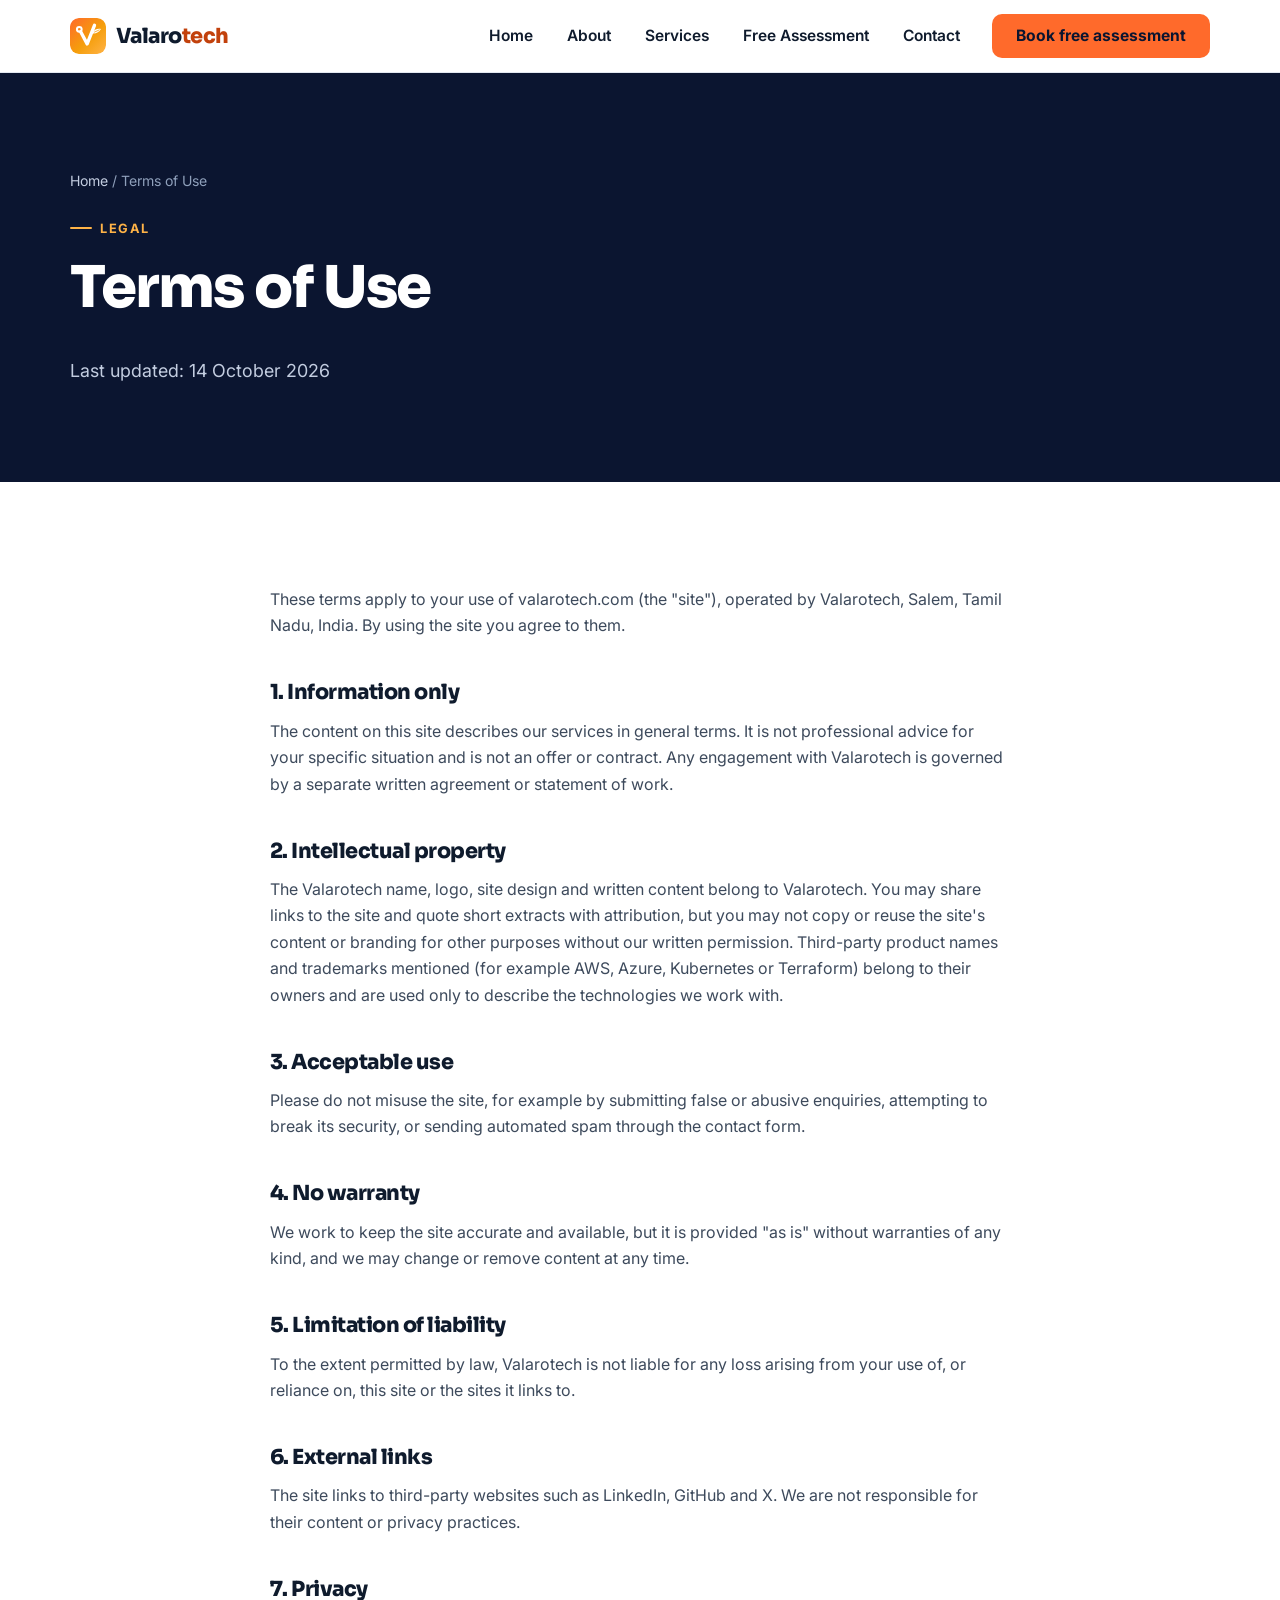
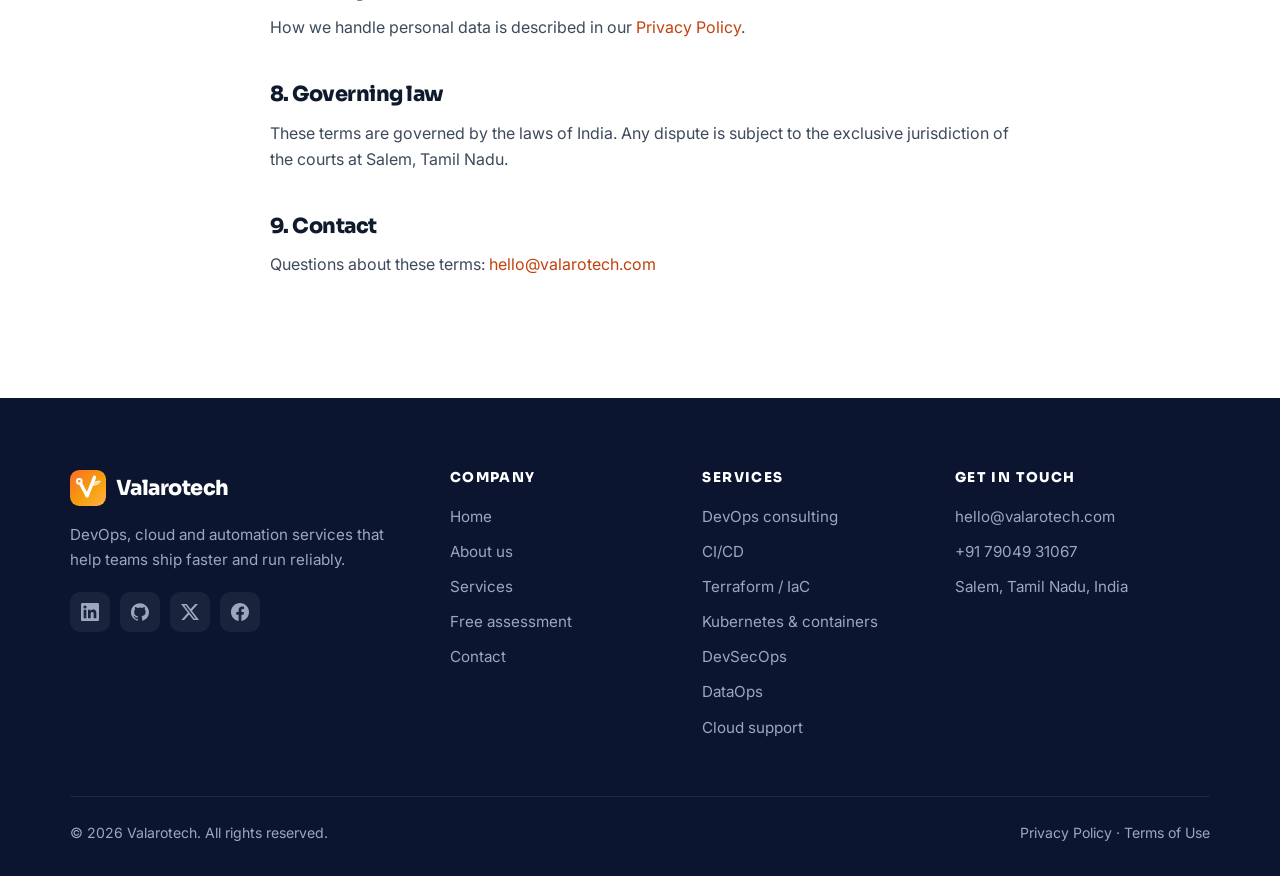
<file: terms.html>
<!DOCTYPE html>
<html lang="en" class="no-js">
<head>
  <meta charset="UTF-8">
  <meta name="viewport" content="width=device-width, initial-scale=1">
  <title>Terms of Use | Valarotech</title>
  <meta name="description" content="Terms that apply to your use of the Valarotech website, valarotech.com.">
  <meta property="og:title" content="Terms of Use | Valarotech">
  <meta property="og:description" content="Terms that apply to your use of the Valarotech website, valarotech.com.">
  <meta property="og:type" content="website">
  <link rel="canonical" href="https://valarotech.com/terms.html">
  <meta property="og:url" content="https://valarotech.com/terms.html">
  <meta property="og:image" content="https://valarotech.com/assets/brand/valarotech-og.png">
  <meta property="og:image:width" content="1200">
  <meta property="og:image:height" content="630">
  <meta property="og:site_name" content="Valarotech">
  <meta name="twitter:card" content="summary_large_image">
  <meta name="twitter:site" content="@Valarotech">
  <meta name="theme-color" content="#0b1530">
  <link rel="icon" href="assets/img/favicon.svg" type="image/svg+xml">
  <link rel="apple-touch-icon" href="assets/brand/valarotech-icon-512.png">
  <link rel="preconnect" href="https://fonts.googleapis.com">
  <link rel="preconnect" href="https://fonts.gstatic.com" crossorigin>
  <link href="https://fonts.googleapis.com/css2?family=Inter:wght@400;500;600;700&amp;family=Sora:wght@600;700;800&amp;display=swap" rel="stylesheet">
  <link rel="stylesheet" href="assets/css/style.css">
</head>
<body>
  <a class="skip-link" href="#main">Skip to content</a>

  <!-- ============ HEADER (shared — keep in sync across pages) ============ -->
  <header class="site-header">
    <div class="container header-inner">
      <a href="index.html" class="logo" aria-label="Valarotech home">
        <img class="logo-mark" src="assets/brand/valarotech-mark.svg" alt="" width="36" height="36">
        <span>Valaro<span class="accent">tech</span></span>
      </a>
      <button class="nav-toggle" aria-controls="site-nav" aria-expanded="false" aria-label="Toggle menu">
        <span></span><span></span><span></span>
      </button>
      <nav id="site-nav" class="site-nav" aria-label="Main">
        <ul>
          <li><a href="index.html">Home</a></li>
          <li><a href="about.html">About</a></li>
          <li><a href="services.html">Services</a></li>
          <li><a href="assessment.html">Free Assessment</a></li>
          <li><a href="contact.html">Contact</a></li>
          <li class="nav-cta"><a href="assessment.html" class="btn btn-primary">Book free assessment</a></li>
        </ul>
      </nav>
    </div>
  </header>

  <main id="main">
    <section class="page-hero">
      <div class="container">
        <nav class="breadcrumb" aria-label="Breadcrumb"><a href="index.html">Home</a> / Terms of Use</nav>
        <span class="eyebrow">Legal</span>
        <h1>Terms of Use</h1>
        <p>Last updated: 14 October 2026</p>
      </div>
    </section>

    <section class="section">
      <div class="container legal">
        <p>These terms apply to your use of valarotech.com (the "site"), operated by Valarotech, Salem, Tamil Nadu, India. By using the site you agree to them.</p>

        <h2>1. Information only</h2>
        <p>The content on this site describes our services in general terms. It is not professional advice for your specific situation and is not an offer or contract. Any engagement with Valarotech is governed by a separate written agreement or statement of work.</p>

        <h2>2. Intellectual property</h2>
        <p>The Valarotech name, logo, site design and written content belong to Valarotech. You may share links to the site and quote short extracts with attribution, but you may not copy or reuse the site's content or branding for other purposes without our written permission. Third-party product names and trademarks mentioned (for example AWS, Azure, Kubernetes or Terraform) belong to their owners and are used only to describe the technologies we work with.</p>

        <h2>3. Acceptable use</h2>
        <p>Please do not misuse the site, for example by submitting false or abusive enquiries, attempting to break its security, or sending automated spam through the contact form.</p>

        <h2>4. No warranty</h2>
        <p>We work to keep the site accurate and available, but it is provided "as is" without warranties of any kind, and we may change or remove content at any time.</p>

        <h2>5. Limitation of liability</h2>
        <p>To the extent permitted by law, Valarotech is not liable for any loss arising from your use of, or reliance on, this site or the sites it links to.</p>

        <h2>6. External links</h2>
        <p>The site links to third-party websites such as LinkedIn, GitHub and X. We are not responsible for their content or privacy practices.</p>

        <h2>7. Privacy</h2>
        <p>How we handle personal data is described in our <a href="privacy.html">Privacy Policy</a>.</p>

        <h2>8. Governing law</h2>
        <p>These terms are governed by the laws of India. Any dispute is subject to the exclusive jurisdiction of the courts at Salem, Tamil Nadu.</p>

        <h2>9. Contact</h2>
        <p>Questions about these terms: <a href="mailto:hello@valarotech.com">hello@valarotech.com</a></p>
      </div>
    </section>
  </main>


  <!-- ============ FOOTER (shared — keep in sync across pages) ============ -->
  <footer class="site-footer">
    <div class="container">
      <div class="footer-grid">
        <div>
          <a href="index.html" class="logo"><img class="logo-mark" src="assets/brand/valarotech-mark.svg" alt="" width="36" height="36"><span>Valarotech</span></a>
          <p>DevOps, cloud and automation services that help teams ship faster and run reliably.</p>
          <div class="socials">
            <!-- PLACEHOLDER: replace # with your LinkedIn / GitHub / X profile URLs -->
            <a href="https://www.linkedin.com/company/valarotech/" target="_blank" rel="noopener" aria-label="Valarotech on LinkedIn"><svg viewBox="0 0 24 24" fill="currentColor" aria-hidden="true"><path d="M20.45 20.45h-3.56v-5.57c0-1.33-.02-3.04-1.85-3.04-1.86 0-2.14 1.45-2.14 2.94v5.67H9.35V9h3.41v1.56h.05c.48-.9 1.64-1.85 3.37-1.85 3.6 0 4.27 2.37 4.27 5.46v6.28zM5.34 7.43a2.06 2.06 0 1 1 0-4.13 2.06 2.06 0 0 1 0 4.13zM7.12 20.45H3.56V9h3.56v11.45zM22.22 0H1.77C.79 0 0 .77 0 1.73v20.54C0 23.23.79 24 1.77 24h20.45c.98 0 1.78-.77 1.78-1.73V1.73C24 .77 23.2 0 22.22 0z"/></svg></a>
            <a href="https://github.com/valarotech" target="_blank" rel="noopener" aria-label="Valarotech on GitHub"><svg viewBox="0 0 24 24" fill="currentColor" aria-hidden="true"><path d="M12 .3a12 12 0 0 0-3.8 23.4c.6.1.8-.3.8-.6v-2c-3.3.7-4-1.6-4-1.6-.6-1.4-1.4-1.8-1.4-1.8-1-.7.1-.7.1-.7 1.2.1 1.8 1.2 1.8 1.2 1 1.8 2.8 1.3 3.5 1 0-.8.4-1.3.7-1.6-2.7-.3-5.5-1.3-5.5-6 0-1.2.5-2.3 1.3-3.1-.2-.4-.6-1.6 0-3.2 0 0 1-.3 3.4 1.2a11.5 11.5 0 0 1 6 0c2.3-1.5 3.3-1.2 3.3-1.2.6 1.6.2 2.8.1 3.2.8.8 1.2 1.9 1.2 3.1 0 4.6-2.8 5.6-5.5 5.9.5.4.9 1.1.9 2.3v3.3c0 .3.1.7.8.6A12 12 0 0 0 12 .3"/></svg></a>
            <a href="https://x.com/Valarotech" target="_blank" rel="noopener" aria-label="Valarotech on X"><svg viewBox="0 0 24 24" fill="currentColor" aria-hidden="true"><path d="M18.9 1.2h3.7l-8 9.2 9.4 12.4h-7.4l-5.8-7.6-6.6 7.6H.5l8.6-9.8L0 1.2h7.6l5.2 6.9 6.1-6.9zm-1.3 19.4h2L6.5 3.3H4.3l13.3 17.3z"/></svg></a>
            <a href="https://www.facebook.com/valarotech/" target="_blank" rel="noopener" aria-label="Valarotech on Facebook"><svg viewBox="0 0 24 24" fill="currentColor" aria-hidden="true"><path d="M24 12.07C24 5.4 18.63 0 12 0S0 5.4 0 12.07C0 18.1 4.39 23.1 10.13 24v-8.44H7.08v-3.49h3.05V9.41c0-3.02 1.79-4.69 4.53-4.69 1.31 0 2.68.23 2.68.23v2.97h-1.51c-1.49 0-1.96.93-1.96 1.88v2.26h3.33l-.53 3.49h-2.8V24C19.61 23.1 24 18.1 24 12.07z"/></svg></a>
          </div>
        </div>
        <div>
          <h4>Company</h4>
          <ul>
            <li><a href="index.html">Home</a></li>
            <li><a href="about.html">About us</a></li>
            <li><a href="services.html">Services</a></li>
            <li><a href="assessment.html">Free assessment</a></li>
            <li><a href="contact.html">Contact</a></li>
          </ul>
        </div>
        <div>
          <h4>Services</h4>
          <ul>
            <li><a href="services.html#devops">DevOps consulting</a></li>
            <li><a href="services.html#cicd">CI/CD</a></li>
            <li><a href="services.html#iac">Terraform / IaC</a></li>
            <li><a href="services.html#kubernetes">Kubernetes &amp; containers</a></li>
            <li><a href="services.html#devsecops">DevSecOps</a></li>
            <li><a href="services.html#dataops">DataOps</a></li>
            <li><a href="services.html#cloud">Cloud support</a></li>
          </ul>
        </div>
        <div>
          <h4>Get in touch</h4>
          <!-- Contact details: update here and on contact.html -->
          <ul>
            <li><a href="mailto:hello@valarotech.com">hello@valarotech.com</a></li>
            <li><a href="tel:+917904931067">+91 79049 31067</a></li>
            <li>Salem, Tamil Nadu, India</li>
          </ul>
        </div>
      </div>
      <div class="footer-bottom">
        <span>&copy; <span data-year>2026</span> Valarotech. All rights reserved.</span>
        <span class="footer-legal"><a href="privacy.html">Privacy Policy</a> · <a href="terms.html">Terms of Use</a></span>
      </div>
    </div>
  </footer>

  <script src="assets/js/main.js"></script>
</body>
</html>
</file>
<file: assets/css/style.css>
/* ==========================================================================
   Valarotech — main stylesheet
   Mobile-first. Breakpoints: 640px, 900px, 1100px.
   ========================================================================== */

:root {
  --navy-900: #0b1530;
  --navy-800: #0f1c3f;
  --navy-700: #13214a;
  --ink: #0f1b2d;
  --text: #3d4a5c;
  --muted: #6b778a;
  --line: #e3e8f0;
  --bg: #ffffff;
  --bg-soft: #f6f7fb;
  --primary: #ff6a2b;
  --primary-dark: #e8590c;
  --accent: #ffb347;
  --accent-2: #f59e0b;
  --gradient: linear-gradient(120deg, #ff6a2b 0%, #f59e0b 55%, #ffb347 100%);
  --radius: 14px;
  --radius-lg: 22px;
  --shadow-sm: 0 2px 8px rgba(11, 21, 48, 0.06);
  --shadow: 0 12px 32px rgba(11, 21, 48, 0.08);
  --shadow-lg: 0 24px 60px rgba(11, 21, 48, 0.14);
  --container: 1180px;
  --header-h: 72px;
  --font: "Plus Jakarta Sans", system-ui, -apple-system, "Segoe UI", Roboto, sans-serif;
}

*,
*::before,
*::after { box-sizing: border-box; }

html { scroll-behavior: smooth; -webkit-text-size-adjust: 100%; }

body {
  margin: 0;
  font-family: var(--font);
  font-size: 16px;
  line-height: 1.65;
  color: var(--text);
  background: var(--bg);
  -webkit-font-smoothing: antialiased;
}

img, svg { max-width: 100%; display: block; }

a { color: var(--primary); text-decoration: none; }
a:hover { color: var(--primary-dark); }

h1, h2, h3, h4 {
  color: var(--ink);
  line-height: 1.2;
  margin: 0 0 0.6em;
  font-weight: 800;
  letter-spacing: -0.02em;
}
h1 { font-size: clamp(2.1rem, 6vw, 3.6rem); }
h2 { font-size: clamp(1.7rem, 4vw, 2.5rem); }
h3 { font-size: 1.2rem; font-weight: 700; letter-spacing: -0.01em; }
p { margin: 0 0 1em; }

.container {
  width: 100%;
  max-width: var(--container);
  margin: 0 auto;
  padding: 0 20px;
}

.skip-link {
  position: absolute;
  left: -9999px;
  top: 8px;
  background: var(--primary);
  color: #fff;
  padding: 8px 14px;
  border-radius: 8px;
  z-index: 200;
}
.skip-link:focus { left: 12px; }

:focus-visible { outline: 3px solid var(--accent); outline-offset: 2px; }

/* ---------- Buttons ---------- */
.btn {
  display: inline-flex;
  align-items: center;
  justify-content: center;
  gap: 8px;
  padding: 14px 26px;
  border-radius: 999px;
  font-weight: 700;
  font-size: 0.98rem;
  border: 2px solid transparent;
  cursor: pointer;
  transition: transform 0.2s ease, box-shadow 0.2s ease, background 0.2s ease, color 0.2s ease;
  font-family: inherit;
  line-height: 1.2;
}
.btn svg { width: 18px; height: 18px; transition: transform 0.2s ease; }
.btn:hover svg { transform: translateX(3px); }
.btn-primary {
  background: var(--primary);
  color: #fff;
  box-shadow: 0 10px 24px rgba(255, 106, 43, 0.3);
}
.btn-primary:hover { background: var(--primary-dark); color: #fff; transform: translateY(-2px); }
.btn-outline { border-color: rgba(255, 255, 255, 0.35); color: #fff; }
.btn-outline:hover { border-color: #fff; color: #fff; background: rgba(255, 255, 255, 0.08); }
.btn-ghost { border-color: var(--line); color: var(--ink); background: #fff; }
.btn-ghost:hover { border-color: var(--primary); color: var(--primary); }
.btn-white { background: #fff; color: var(--primary); }
.btn-white:hover { color: var(--primary-dark); transform: translateY(-2px); }

/* ---------- Header ---------- */
.site-header {
  position: sticky;
  top: 0;
  z-index: 100;
  background: rgba(255, 255, 255, 0.92);
  backdrop-filter: saturate(180%) blur(12px);
  -webkit-backdrop-filter: saturate(180%) blur(12px);
  border-bottom: 1px solid transparent;
  transition: border-color 0.2s ease, box-shadow 0.2s ease;
}
.site-header.scrolled { border-color: var(--line); box-shadow: var(--shadow-sm); }
.header-inner {
  display: flex;
  align-items: center;
  justify-content: space-between;
  height: var(--header-h);
}
.logo {
  display: inline-flex;
  align-items: center;
  gap: 10px;
  font-weight: 800;
  font-size: 1.3rem;
  color: var(--ink);
  letter-spacing: -0.02em;
}
.logo:hover { color: var(--ink); }
.logo-mark {
  width: 36px;
  height: 36px;
  border-radius: 10px;
  background: var(--gradient);
  display: grid;
  place-items: center;
  color: #fff;
  font-weight: 800;
  font-size: 1.1rem;
}
.logo span.accent { color: var(--primary); }

.nav-toggle {
  display: inline-flex;
  flex-direction: column;
  justify-content: center;
  gap: 5px;
  width: 44px;
  height: 44px;
  padding: 10px;
  background: none;
  border: 0;
  cursor: pointer;
}
.nav-toggle span {
  display: block;
  height: 2px;
  width: 100%;
  background: var(--ink);
  border-radius: 2px;
  transition: transform 0.25s ease, opacity 0.2s ease;
}
.nav-open .nav-toggle span:nth-child(1) { transform: translateY(7px) rotate(45deg); }
.nav-open .nav-toggle span:nth-child(2) { opacity: 0; }
.nav-open .nav-toggle span:nth-child(3) { transform: translateY(-7px) rotate(-45deg); }

.site-nav {
  position: fixed;
  top: var(--header-h);
  left: 0;
  right: 0;
  /* explicit height: the header's backdrop-filter makes it the containing block */
  height: calc(100vh - var(--header-h));
  height: calc(100dvh - var(--header-h));
  background: #fff;
  padding: 24px 20px;
  overflow-y: auto;
  opacity: 0;
  visibility: hidden;
  transform: translateY(-12px);
  transition: opacity 0.25s ease, transform 0.25s ease, visibility 0s linear 0.25s;
}
.nav-open .site-nav {
  opacity: 1;
  visibility: visible;
  transform: none;
  transition: opacity 0.25s ease, transform 0.25s ease, visibility 0s;
}
.site-nav ul { list-style: none; margin: 0; padding: 0; }
.site-nav li { border-bottom: 1px solid var(--line); }
.site-nav a:not(.btn) {
  display: block;
  padding: 16px 4px;
  font-weight: 600;
  font-size: 1.1rem;
  color: var(--ink);
}
.site-nav a[aria-current="page"] { color: var(--primary); }
.site-nav .nav-cta { margin-top: 24px; border: 0; }
.site-nav .nav-cta .btn { width: 100%; }

@media (min-width: 900px) {
  .nav-toggle { display: none; }
  .site-nav {
    position: static;
    transform: none;
    padding: 0;
    height: auto;
    background: transparent;
    overflow: visible;
    opacity: 1;
    visibility: visible;
    transition: none;
  }
  .site-nav ul { display: flex; align-items: center; gap: 6px; }
  .site-nav li { border: 0; }
  .site-nav a:not(.btn) {
    padding: 8px 14px;
    font-size: 0.97rem;
    border-radius: 8px;
    position: relative;
  }
  .site-nav a:not(.btn):hover { color: var(--primary); }
  .site-nav a[aria-current="page"]::after {
    content: "";
    position: absolute;
    left: 14px;
    right: 14px;
    bottom: 2px;
    height: 2px;
    border-radius: 2px;
    background: var(--primary);
  }
  .site-nav .nav-cta { margin: 0 0 0 12px; }
  .site-nav .nav-cta .btn { width: auto; padding: 11px 22px; }
}

/* ---------- Sections ---------- */
.section { padding: 72px 0; }
.section-soft { background: var(--bg-soft); }
.section-dark { background: var(--navy-900); color: #b9c4d6; }
.section-dark h2, .section-dark h3 { color: #fff; }
@media (min-width: 900px) { .section { padding: 104px 0; } }

.eyebrow {
  display: inline-flex;
  align-items: center;
  gap: 8px;
  font-size: 0.8rem;
  font-weight: 700;
  letter-spacing: 0.12em;
  text-transform: uppercase;
  color: var(--primary);
  margin-bottom: 14px;
}
.eyebrow::before {
  content: "";
  width: 22px;
  height: 2px;
  background: currentColor;
  border-radius: 2px;
}
.section-dark .eyebrow, .hero .eyebrow, .page-hero .eyebrow { color: var(--accent); }

.section-head { max-width: 720px; margin-bottom: 48px; }
.section-head.center { text-align: center; margin-left: auto; margin-right: auto; }
.section-head.center .eyebrow { justify-content: center; }
.section-head p { font-size: 1.08rem; color: var(--muted); }
.section-dark .section-head p { color: #9aa8bf; }

.gradient-text {
  background: var(--gradient);
  -webkit-background-clip: text;
  background-clip: text;
  color: transparent;
}

/* ---------- Hero ---------- */
.hero {
  position: relative;
  overflow: hidden;
  background: var(--navy-900);
  color: #c3cde0;
  padding: 72px 0 88px;
}
.hero::before,
.hero::after {
  content: "";
  position: absolute;
  border-radius: 50%;
  filter: blur(80px);
  opacity: 0.55;
  pointer-events: none;
}
.hero::before { width: 520px; height: 520px; background: #ff6a2b; top: -180px; right: -140px; }
.hero::after { width: 420px; height: 420px; background: #f59e0b; bottom: -220px; left: -160px; opacity: 0.35; }
.hero-grid-bg {
  position: absolute;
  inset: 0;
  background-image:
    linear-gradient(rgba(255, 255, 255, 0.04) 1px, transparent 1px),
    linear-gradient(90deg, rgba(255, 255, 255, 0.04) 1px, transparent 1px);
  background-size: 48px 48px;
  mask-image: radial-gradient(ellipse at center, #000 30%, transparent 75%);
  -webkit-mask-image: radial-gradient(ellipse at center, #000 30%, transparent 75%);
  pointer-events: none;
}
.hero .container { position: relative; z-index: 1; }
.hero-layout { display: grid; gap: 56px; align-items: center; }
.hero h1 { color: #fff; }
.hero-lead { font-size: 1.15rem; max-width: 560px; margin-bottom: 32px; }
.hero-actions { display: flex; flex-wrap: wrap; gap: 14px; }
.hero-badges {
  display: flex;
  flex-wrap: wrap;
  gap: 20px;
  margin-top: 40px;
  font-size: 0.92rem;
}
.hero-badges span { display: inline-flex; align-items: center; gap: 8px; }
.hero-badges svg { width: 18px; height: 18px; color: var(--accent); }

.pill {
  display: inline-flex;
  align-items: center;
  gap: 8px;
  padding: 6px 14px 6px 6px;
  border-radius: 999px;
  background: rgba(255, 255, 255, 0.07);
  border: 1px solid rgba(255, 255, 255, 0.12);
  font-size: 0.85rem;
  color: #dbe3f0;
  margin-bottom: 24px;
}
.pill b {
  background: var(--accent);
  color: var(--navy-900);
  padding: 2px 10px;
  border-radius: 999px;
  font-size: 0.75rem;
}

/* Pipeline visual in hero */
.pipeline-card {
  background: rgba(255, 255, 255, 0.05);
  border: 1px solid rgba(255, 255, 255, 0.1);
  border-radius: var(--radius-lg);
  padding: 24px;
  box-shadow: 0 30px 80px rgba(0, 0, 0, 0.35);
  backdrop-filter: blur(6px);
}
.pipeline-top {
  display: flex;
  align-items: center;
  justify-content: space-between;
  margin-bottom: 20px;
  font-size: 0.85rem;
}
.dots { display: flex; gap: 6px; }
.dots i { width: 10px; height: 10px; border-radius: 50%; background: #ff5f57; display: block; }
.dots i:nth-child(2) { background: #febc2e; }
.dots i:nth-child(3) { background: #28c840; }
.pipeline-top code { color: #8fa0bb; font-family: ui-monospace, "SF Mono", Consolas, monospace; }
.stage {
  display: flex;
  align-items: center;
  gap: 14px;
  padding: 12px 14px;
  border-radius: 12px;
  background: rgba(255, 255, 255, 0.04);
  margin-bottom: 10px;
  color: #dbe3f0;
  font-size: 0.95rem;
}
.stage .status {
  width: 26px;
  height: 26px;
  border-radius: 50%;
  display: grid;
  place-items: center;
  background: rgba(255, 179, 71, 0.15);
  color: var(--accent);
  flex-shrink: 0;
}
.stage .status svg { width: 14px; height: 14px; }
.stage .time { margin-left: auto; color: #8fa0bb; font-size: 0.82rem; font-family: ui-monospace, Consolas, monospace; }
.stage.running .status { background: rgba(255, 106, 43, 0.2); color: #ffa66b; }
.stage.running .status::after {
  content: "";
  width: 12px;
  height: 12px;
  border: 2px solid currentColor;
  border-right-color: transparent;
  border-radius: 50%;
  animation: spin 0.9s linear infinite;
}
@keyframes spin { to { transform: rotate(360deg); } }
.pipeline-foot {
  display: flex;
  justify-content: space-between;
  margin-top: 18px;
  padding-top: 16px;
  border-top: 1px solid rgba(255, 255, 255, 0.08);
  font-size: 0.85rem;
}
.pipeline-foot strong { color: #fff; display: block; font-size: 1.2rem; }

@media (min-width: 900px) {
  .hero { padding: 104px 0 120px; }
  .hero-layout { grid-template-columns: 1.15fr 0.85fr; }
}

/* ---------- Page hero (inner pages) ---------- */
.page-hero {
  position: relative;
  overflow: hidden;
  background: var(--navy-900);
  color: #c3cde0;
  padding: 72px 0;
}
.page-hero::before {
  content: "";
  position: absolute;
  width: 460px;
  height: 460px;
  border-radius: 50%;
  background: #ff6a2b;
  filter: blur(90px);
  opacity: 0.45;
  top: -220px;
  right: -120px;
}
.page-hero .container { position: relative; }
.page-hero h1 { color: #fff; max-width: 820px; }
.page-hero p { font-size: 1.12rem; max-width: 640px; margin: 0; }
.breadcrumb { font-size: 0.88rem; margin-bottom: 18px; color: #8fa0bb; }
.breadcrumb a { color: #c3cde0; }
@media (min-width: 900px) { .page-hero { padding: 96px 0; } }

/* ---------- Grids & cards ---------- */
.grid { display: grid; gap: 24px; }
@media (min-width: 640px) { .grid-2, .grid-3, .grid-4 { grid-template-columns: repeat(2, 1fr); } }
@media (min-width: 1000px) {
  .grid-3 { grid-template-columns: repeat(3, 1fr); }
  .grid-4 { grid-template-columns: repeat(4, 1fr); }
}

.card {
  background: #fff;
  border: 1px solid var(--line);
  border-radius: var(--radius-lg);
  padding: 32px 28px;
  transition: transform 0.25s ease, box-shadow 0.25s ease, border-color 0.25s ease;
  position: relative;
}
.card:hover { transform: translateY(-6px); box-shadow: var(--shadow-lg); border-color: transparent; }
.card p { color: var(--muted); margin-bottom: 0; }
.card .link-arrow { margin-top: 18px; }

.icon-box {
  width: 54px;
  height: 54px;
  border-radius: 14px;
  display: grid;
  place-items: center;
  background: rgba(255, 106, 43, 0.08);
  color: var(--primary);
  margin-bottom: 22px;
}
.icon-box svg { width: 26px; height: 26px; }
.icon-box.teal { background: rgba(255, 179, 71, 0.1); color: #0aa392; }
.icon-box.violet { background: rgba(245, 158, 11, 0.1); color: var(--accent-2); }

.link-arrow {
  display: inline-flex;
  align-items: center;
  gap: 6px;
  font-weight: 700;
  font-size: 0.95rem;
}
.link-arrow svg { width: 16px; height: 16px; transition: transform 0.2s ease; }
.link-arrow:hover svg { transform: translateX(4px); }

/* ---------- Why choose us ---------- */
.split { display: grid; gap: 48px; align-items: center; }
@media (min-width: 900px) { .split { grid-template-columns: 1fr 1fr; gap: 72px; } }
.split.reverse > :first-child { order: 0; }
@media (min-width: 900px) { .split.reverse > :first-child { order: 2; } }

.check-list { list-style: none; padding: 0; margin: 0; display: grid; gap: 22px; }
.check-list li { display: flex; gap: 16px; }
.check-list .tick {
  flex-shrink: 0;
  width: 30px;
  height: 30px;
  border-radius: 50%;
  display: grid;
  place-items: center;
  background: rgba(255, 179, 71, 0.12);
  color: #0aa392;
  margin-top: 2px;
}
.check-list .tick svg { width: 16px; height: 16px; }
.check-list h3 { margin-bottom: 4px; font-size: 1.08rem; }
.check-list p { margin: 0; color: var(--muted); }

.stat-panel {
  background: var(--gradient);
  border-radius: var(--radius-lg);
  padding: 4px;
  box-shadow: var(--shadow-lg);
}
.stat-panel-inner {
  background: var(--navy-900);
  border-radius: calc(var(--radius-lg) - 4px);
  padding: 36px 28px;
  display: grid;
  grid-template-columns: 1fr 1fr;
  gap: 32px 20px;
}
.stat strong {
  display: block;
  font-size: clamp(2rem, 5vw, 2.8rem);
  font-weight: 800;
  color: #fff;
  line-height: 1.1;
  letter-spacing: -0.03em;
}
.stat span { color: #9aa8bf; font-size: 0.92rem; }
.stat-note { grid-column: 1 / -1; font-size: 0.78rem; color: #6b7a93; margin: 0; }

/* ---------- Process ---------- */
.process { display: grid; gap: 20px; counter-reset: step; position: relative; }
@media (min-width: 640px) { .process { grid-template-columns: repeat(2, 1fr); } }
@media (min-width: 1000px) { .process { grid-template-columns: repeat(5, 1fr); } }
.step {
  position: relative;
  padding: 28px 22px;
  border-radius: var(--radius);
  background: rgba(255, 255, 255, 0.04);
  border: 1px solid rgba(255, 255, 255, 0.08);
  transition: background 0.25s ease, border-color 0.25s ease;
}
.step:hover { background: rgba(255, 255, 255, 0.07); border-color: rgba(255, 179, 71, 0.4); }
.step-num {
  display: inline-grid;
  place-items: center;
  width: 44px;
  height: 44px;
  border-radius: 12px;
  background: var(--gradient);
  color: #fff;
  font-weight: 800;
  margin-bottom: 18px;
}
.step h3 { margin-bottom: 8px; }
.step p { font-size: 0.94rem; margin: 0; }
@media (min-width: 1000px) {
  .step:not(:last-child)::after {
    content: "";
    position: absolute;
    top: 50px;
    right: -14px;
    width: 8px;
    height: 8px;
    border-top: 2px solid var(--accent);
    border-right: 2px solid var(--accent);
    transform: rotate(45deg);
    z-index: 2;
  }
}

/* ---------- Tech stack ---------- */
.tech-grid { display: flex; flex-wrap: wrap; justify-content: center; gap: 12px; }
.tech {
  display: inline-flex;
  align-items: center;
  gap: 10px;
  padding: 12px 20px;
  border-radius: 999px;
  background: #fff;
  border: 1px solid var(--line);
  font-weight: 700;
  color: var(--ink);
  font-size: 0.95rem;
  transition: transform 0.2s ease, box-shadow 0.2s ease, border-color 0.2s ease;
}
.tech:hover { transform: translateY(-3px); box-shadow: var(--shadow); border-color: var(--primary); }
.tech i {
  width: 10px;
  height: 10px;
  border-radius: 50%;
  background: var(--c, var(--primary));
  display: block;
}
.tech-group { margin-bottom: 28px; }
.tech-group h3 {
  font-size: 0.82rem;
  text-transform: uppercase;
  letter-spacing: 0.1em;
  color: var(--muted);
  text-align: center;
  margin-bottom: 14px;
}

/* ---------- Testimonials / trust ---------- */
.quote-card {
  background: #fff;
  border: 1px solid var(--line);
  border-radius: var(--radius-lg);
  padding: 32px 28px;
  display: flex;
  flex-direction: column;
}
.quote-card blockquote { margin: 0 0 24px; font-size: 1.04rem; color: var(--ink); flex: 1; }
.quote-card .stars { color: #f5b301; letter-spacing: 2px; margin-bottom: 14px; }
.quote-person { display: flex; align-items: center; gap: 12px; font-size: 0.92rem; }
.avatar {
  width: 44px;
  height: 44px;
  border-radius: 50%;
  background: var(--gradient);
  color: #fff;
  display: grid;
  place-items: center;
  font-weight: 800;
}
.quote-person strong { display: block; color: var(--ink); }
.quote-person span { color: var(--muted); }

/* ---------- CTA banner ---------- */
.cta-banner {
  position: relative;
  overflow: hidden;
  background: var(--gradient);
  border-radius: var(--radius-lg);
  padding: 48px 28px;
  color: #eaf0ff;
  text-align: center;
}
.cta-banner::after {
  content: "";
  position: absolute;
  inset: 0;
  background-image: radial-gradient(rgba(255, 255, 255, 0.18) 1px, transparent 1px);
  background-size: 22px 22px;
  pointer-events: none;
  mask-image: linear-gradient(90deg, transparent, #000);
  -webkit-mask-image: linear-gradient(90deg, transparent, #000);
}
.cta-banner > * { position: relative; z-index: 1; }
.cta-banner h2 { color: #fff; max-width: 680px; margin-left: auto; margin-right: auto; }
.cta-banner p { max-width: 560px; margin: 0 auto 28px; font-size: 1.08rem; }
.cta-banner .hero-actions { justify-content: center; }
@media (min-width: 900px) { .cta-banner { padding: 72px 56px; } }

/* ---------- About ---------- */
.mv-card {
  border-radius: var(--radius-lg);
  padding: 36px 30px;
  background: var(--bg-soft);
  border: 1px solid var(--line);
}
.mv-card.dark { background: var(--navy-900); border-color: var(--navy-900); color: #b9c4d6; }
.mv-card.dark h3 { color: #fff; }
.mv-card p:last-child { margin: 0; }

.story-visual {
  border-radius: var(--radius-lg);
  background: var(--navy-900);
  padding: 32px;
  color: #b9c4d6;
  position: relative;
  overflow: hidden;
}
.story-visual::before {
  content: "";
  position: absolute;
  width: 300px;
  height: 300px;
  background: #f59e0b;
  filter: blur(80px);
  opacity: 0.4;
  border-radius: 50%;
  right: -100px;
  top: -100px;
}
.timeline { list-style: none; margin: 0; padding: 0; position: relative; }
.timeline li { position: relative; padding: 0 0 26px 30px; }
.timeline li:last-child { padding-bottom: 0; }
.timeline li::before {
  content: "";
  position: absolute;
  left: 0;
  top: 6px;
  width: 12px;
  height: 12px;
  border-radius: 50%;
  background: var(--accent);
  box-shadow: 0 0 0 4px rgba(255, 179, 71, 0.2);
}
.timeline li:not(:last-child)::after {
  content: "";
  position: absolute;
  left: 5px;
  top: 22px;
  bottom: 0;
  width: 2px;
  background: rgba(255, 255, 255, 0.12);
}
.timeline strong { color: #fff; display: block; }

/* ---------- Services page ---------- */
.service-nav {
  position: sticky;
  top: var(--header-h);
  z-index: 50;
  background: #fff;
  border-bottom: 1px solid var(--line);
}
.service-nav ul {
  display: flex;
  gap: 6px;
  list-style: none;
  margin: 0;
  padding: 12px 0;
  overflow-x: auto;
  scrollbar-width: none;
}
.service-nav ul::-webkit-scrollbar { display: none; }
.service-nav a {
  display: block;
  white-space: nowrap;
  padding: 8px 16px;
  border-radius: 999px;
  font-weight: 600;
  font-size: 0.9rem;
  color: var(--text);
  background: var(--bg-soft);
}
.service-nav a:hover, .service-nav a.active { background: var(--primary); color: #fff; }

.service-detail { scroll-margin-top: calc(var(--header-h) + 70px); }
.service-detail h2 { margin-bottom: 0.4em; }
.service-detail .lead { font-size: 1.08rem; color: var(--muted); }
.feature-list { list-style: none; padding: 0; margin: 24px 0 0; display: grid; gap: 12px; }
@media (min-width: 640px) { .feature-list.two-col { grid-template-columns: 1fr 1fr; } }
.feature-list li { display: flex; gap: 12px; align-items: flex-start; }
.feature-list li svg { width: 20px; height: 20px; color: var(--accent); flex-shrink: 0; margin-top: 3px; }

.service-panel {
  border-radius: var(--radius-lg);
  background: var(--bg-soft);
  border: 1px solid var(--line);
  padding: 32px 28px;
}
.section-soft .service-panel { background: #fff; }
.service-panel h3 { font-size: 1rem; text-transform: uppercase; letter-spacing: 0.08em; color: var(--muted); }
.tag-list { display: flex; flex-wrap: wrap; gap: 8px; margin-top: 8px; }
.tag {
  padding: 6px 12px;
  border-radius: 8px;
  background: #fff;
  border: 1px solid var(--line);
  font-size: 0.86rem;
  font-weight: 600;
  color: var(--ink);
}
.section-soft .tag { background: var(--bg-soft); }

.tiers { display: grid; gap: 16px; margin-top: 28px; }
@media (min-width: 640px) { .tiers { grid-template-columns: repeat(3, 1fr); } }
.tier {
  border: 1px solid var(--line);
  border-radius: var(--radius);
  padding: 22px 20px;
  background: #fff;
}
.tier h3 { margin-bottom: 6px; font-size: 1.05rem; }
.tier p { margin: 0; font-size: 0.93rem; color: var(--muted); }
.tier .icon-box { width: 42px; height: 42px; margin-bottom: 14px; }
.tier .icon-box svg { width: 20px; height: 20px; }

/* ---------- Contact ---------- */
.contact-layout { display: grid; gap: 40px; }
@media (min-width: 900px) { .contact-layout { grid-template-columns: 1.4fr 1fr; gap: 56px; } }

.form-card {
  background: #fff;
  border: 1px solid var(--line);
  border-radius: var(--radius-lg);
  padding: 32px 24px;
  box-shadow: var(--shadow);
}
@media (min-width: 640px) { .form-card { padding: 44px 40px; } }
.form-grid { display: grid; gap: 20px; }
@media (min-width: 640px) { .form-grid { grid-template-columns: 1fr 1fr; } .form-grid .full { grid-column: 1 / -1; } }
.field label { display: block; font-weight: 600; color: var(--ink); margin-bottom: 8px; font-size: 0.94rem; }
.field label .req { color: #e5484d; }
.field input,
.field select,
.field textarea {
  width: 100%;
  font: inherit;
  font-size: 1rem;
  padding: 13px 16px;
  border: 1.5px solid var(--line);
  border-radius: 12px;
  background: var(--bg-soft);
  color: var(--ink);
  transition: border-color 0.2s ease, background 0.2s ease, box-shadow 0.2s ease;
}
.field textarea { min-height: 150px; resize: vertical; }
.field input:focus,
.field select:focus,
.field textarea:focus {
  outline: none;
  border-color: var(--primary);
  background: #fff;
  box-shadow: 0 0 0 4px rgba(255, 106, 43, 0.12);
}
.field.invalid input,
.field.invalid select,
.field.invalid textarea { border-color: #e5484d; }
.field .error { display: none; color: #e5484d; font-size: 0.85rem; margin-top: 6px; }
.field.invalid .error { display: block; }
.form-note { font-size: 0.85rem; color: var(--muted); margin: 16px 0 0; }
.form-status {
  display: none;
  margin-top: 20px;
  padding: 14px 18px;
  border-radius: 12px;
  font-weight: 600;
}
.form-status.success { display: block; background: rgba(255, 179, 71, 0.12); color: #08786c; }
.form-status.error { display: block; background: rgba(229, 72, 77, 0.1); color: #b4262b; }

.contact-info { display: grid; gap: 16px; align-content: start; }
.info-item {
  display: flex;
  gap: 16px;
  padding: 22px;
  border-radius: var(--radius);
  background: var(--bg-soft);
  border: 1px solid var(--line);
}
.info-item .icon-box { margin: 0; width: 48px; height: 48px; flex-shrink: 0; }
.info-item h3 { font-size: 1rem; margin-bottom: 2px; }
.info-item p { margin: 0; color: var(--muted); word-break: break-word; }
.info-item a { color: var(--ink); font-weight: 600; }

/* ---------- Footer ---------- */
.site-footer { background: var(--navy-900); color: #9aa8bf; padding: 72px 0 32px; font-size: 0.95rem; }
.footer-grid { display: grid; gap: 40px; }
@media (min-width: 640px) { .footer-grid { grid-template-columns: 1fr 1fr; } }
@media (min-width: 1000px) { .footer-grid { grid-template-columns: 1.6fr 1fr 1fr 1.2fr; } }
.site-footer .logo { color: #fff; margin-bottom: 16px; }
.site-footer h4 {
  color: #fff;
  font-size: 0.85rem;
  text-transform: uppercase;
  letter-spacing: 0.1em;
  margin-bottom: 18px;
}
.site-footer ul { list-style: none; padding: 0; margin: 0; display: grid; gap: 10px; }
.site-footer a { color: #9aa8bf; }
.site-footer a:hover { color: #fff; }
.socials { display: flex; gap: 10px; margin-top: 20px; }
.socials a {
  width: 40px;
  height: 40px;
  border-radius: 10px;
  display: grid;
  place-items: center;
  background: rgba(255, 255, 255, 0.06);
  transition: background 0.2s ease;
}
.socials a:hover { background: var(--primary); }
.socials svg { width: 18px; height: 18px; }
.footer-bottom {
  margin-top: 56px;
  padding-top: 24px;
  border-top: 1px solid rgba(255, 255, 255, 0.08);
  display: flex;
  flex-wrap: wrap;
  gap: 12px;
  justify-content: space-between;
  font-size: 0.88rem;
}

/* ---------- Reveal on scroll ---------- */
.reveal { opacity: 0; transform: translateY(24px); transition: opacity 0.7s ease, transform 0.7s ease; }
.reveal.visible { opacity: 1; transform: none; }
.no-js .reveal { opacity: 1; transform: none; }

@media (prefers-reduced-motion: reduce) {
  html { scroll-behavior: auto; }
  *, *::before, *::after { animation: none !important; transition: none !important; }
  .reveal { opacity: 1; transform: none; }
}

/* ---------- Utilities ---------- */
.mt-0 { margin-top: 0; }
.mb-0 { margin-bottom: 0; }
.text-center { text-align: center; }
.mt-lg { margin-top: 48px; }
body.nav-open { overflow: hidden; }
@media (min-width: 900px) { body.nav-open { overflow: auto; } }

/* Logo image (replaces the text "V" mark) */
img.logo-mark { background: none; display: block; object-fit: contain; }

/* Legal pages */
.legal { max-width: 780px; }
.legal h2 { font-size: 1.3rem; margin-top: 2em; }
.legal ul { padding-left: 1.2em; margin: 0 0 1em; }
.legal li { margin-bottom: 0.4em; }

/* 404 page */
.not-found { min-height: 60vh; display: flex; align-items: center; }
.not-found .hero-actions { margin-top: 32px; }

/* Footer legal links */
.footer-legal a { color: #9aa8bf; }
.footer-legal a:hover { color: #fff; }

/* ---------- Panel layout (Services & About) ---------- */
.page-hero-center { text-align: center; }
.page-hero-center h1, .page-hero-center p { margin-left: auto; margin-right: auto; }
.page-hero-center p { max-width: 760px; }
.pt-0 { padding-top: 0; }

.panel-section { padding-top: 0; }
@media (min-width: 900px) { .panel-section { padding-top: 0; } }
.panel {
  display: grid;
  gap: 20px;
  padding: 16px;
  border-radius: 28px;
  background: linear-gradient(135deg, rgba(255, 106, 43, 0.35), rgba(245, 158, 11, 0.25) 50%, rgba(255, 179, 71, 0.35));
  border: 1px solid rgba(255, 255, 255, 0.12);
  box-shadow: 0 30px 80px rgba(0, 0, 0, 0.35);
}
.panel-media img { width: 100%; height: auto; display: block; border-radius: 20px; }
.panel-cards { display: grid; gap: 16px; }
@media (min-width: 900px) {
  .panel { grid-template-columns: 1fr 1fr; gap: 28px; padding: 28px; }
  .panel-media { position: sticky; top: calc(var(--header-h) + 28px); align-self: start; }
}

.svc-card {
  background: rgba(11, 21, 48, 0.82);
  border: 1px solid rgba(255, 255, 255, 0.08);
  border-radius: 18px;
  padding: 26px 26px 22px;
  scroll-margin-top: calc(var(--header-h) + 24px);
  transition: transform 0.25s ease, border-color 0.25s ease;
}
.svc-card:hover { transform: translateY(-3px); border-color: rgba(255, 179, 71, 0.5); }
.svc-card h2 {
  font-size: 1.35rem;
  margin-bottom: 10px;
  background: linear-gradient(120deg, #ff8c4a, #ffb347 55%, #ffd29a);
  -webkit-background-clip: text;
  background-clip: text;
  color: transparent;
}
.svc-card p { color: #c3cde0; margin-bottom: 14px; }
.svc-tags { display: flex; flex-wrap: wrap; gap: 6px; }
.svc-tags span {
  font-size: 0.78rem;
  font-weight: 700;
  color: #dbe3f0;
  padding: 4px 10px;
  border-radius: 999px;
  background: rgba(255, 255, 255, 0.07);
  border: 1px solid rgba(255, 255, 255, 0.12);
}

.panel-text { color: #dbe3f0; padding: 8px 6px; }
.panel-text h2 { color: #fff; font-size: clamp(1.6rem, 3vw, 2.1rem); }
.panel-text p { font-size: 1.02rem; }
.panel-text strong { color: #fff; }
.mv-panel-card {
  background: rgba(11, 21, 48, 0.82);
  border: 1px solid rgba(255, 255, 255, 0.08);
  border-radius: 18px;
  padding: 22px 24px;
  margin-top: 16px;
}
.mv-panel-card h3 { color: #fff; margin-bottom: 6px; }
.mv-panel-card p { margin: 0; color: #c3cde0; }

.stat-title { grid-column: 1 / -1; margin: 0; color: #fff; font-size: 0.85rem; letter-spacing: 0.12em; text-transform: uppercase; }
.stat-note { font-size: 0.85rem; color: #8fa0bb; }

/* ---------- Teal & emerald theme ---------- */
:root {
  --primary: #c2410c;        /* links and text on light backgrounds (readable) */
  --primary-dark: #9a3412;
  --cta: #ff6a2b;            /* button background */
  --cta-hover: #ff8c4a;
  --cta-text: #0b1530;       /* dark text on emerald buttons */
  --gradient: linear-gradient(120deg, #e8590c 0%, #ff6a2b 50%, #ffb347 100%);
}
.btn-primary { background: var(--cta); color: var(--cta-text); box-shadow: 0 10px 24px rgba(255, 106, 43, 0.3); }
.btn-primary:hover { background: var(--cta-hover); color: var(--cta-text); }
.btn-white { color: var(--primary); }
.service-nav a:hover, .service-nav a.active { background: var(--primary); }
.logo span.accent { color: var(--primary); }
.site-footer .logo span.accent { color: #ffb347; }
.stat-panel { background: var(--gradient); }
.cta-banner { background: linear-gradient(120deg, #7c2d12 0%, #c2410c 55%, #9a3412 100%); }
.hero .gradient-text, .page-hero .gradient-text, .section-dark .gradient-text { background: linear-gradient(120deg, #ff8c4a, #ffb347 60%, #ffd29a); -webkit-background-clip: text; background-clip: text; color: transparent; }

/* ---------- Redesign additions ---------- */
.illustration { width: 100%; height: auto; display: block; border-radius: 22px; box-shadow: var(--shadow-lg); }
.illustration.wide { margin-bottom: 32px; }
.section-dark .check-list p { color: #b9c4d6; }
.section-dark .check-list h3 { color: #fff; }
.tick.warn { background: rgba(249, 115, 22, 0.15); color: #fdba74; }
.step-num-sm { font-weight: 800; font-size: 0.9rem; background: rgba(255, 106, 43, 0.15); color: var(--primary); }

.svc-list { list-style: none; padding: 0; margin: 0 0 14px; display: grid; gap: 6px; }
.svc-list li { display: flex; gap: 8px; align-items: flex-start; color: #dbe3f0; font-size: 0.93rem; }
.svc-list svg { width: 16px; height: 16px; color: #ff8c4a; flex-shrink: 0; margin-top: 4px; }

.best-when { margin-top: 10px !important; font-size: 0.88rem; color: var(--text) !important; border-top: 1px dashed var(--line); padding-top: 10px; }

.faq { max-width: 820px; margin: 0 auto; display: grid; gap: 12px; }
.faq-item { background: #fff; border: 1px solid var(--line); border-radius: 14px; padding: 18px 22px; }
.faq-item summary { cursor: pointer; font-weight: 700; color: var(--ink); list-style: none; display: flex; justify-content: space-between; gap: 16px; }
.faq-item summary::-webkit-details-marker { display: none; }
.faq-item summary::after { content: "+"; color: var(--primary); font-size: 1.4rem; line-height: 1; }
.faq-item[open] summary::after { content: "\2212"; }
.faq-item p { margin: 12px 0 0; color: var(--muted); }

.next-steps { background: var(--bg-soft); border: 1px solid var(--line); border-radius: var(--radius); padding: 22px 24px; }
.next-steps h3 { font-size: 1.05rem; margin-bottom: 10px; }
.next-steps ol { margin: 0; padding-left: 1.2em; display: grid; gap: 8px; color: var(--text); }

/* assessment page */
.center-actions { justify-content: center; margin-top: 28px; }
@media (min-width: 1000px) { .process-4 { grid-template-columns: repeat(4, 1fr); } }
.check-list li h3:only-child { margin: 4px 0 0; }

/* ---------- Version B: navy & orange, light hero, Sora/Inter ---------- */
:root {
  --font: "Inter", system-ui, -apple-system, "Segoe UI", Roboto, sans-serif;
  --primary: #c2410c;
  --primary-dark: #9a3412;
  --cta: #ff6a2b;
  --cta-hover: #ff8c4a;
  --cta-text: #0b1530;
  --gradient: linear-gradient(120deg, #e8590c 0%, #ff6a2b 50%, #ffb347 100%);
  --radius: 10px;
  --radius-lg: 14px;
}
h1, h2, h3, h4, .logo, .stat strong, .step-num { font-family: "Sora", var(--font); letter-spacing: -0.025em; }
.btn { border-radius: 10px; }
.btn-primary { box-shadow: 0 10px 24px rgba(255, 106, 43, 0.28); }
.cta-banner { background: linear-gradient(120deg, #0b1530 0%, #13214a 60%, #1d3166 100%); }
.cta-banner::after { background-image: radial-gradient(rgba(255, 179, 71, 0.18) 1px, transparent 1px); }
.cta-banner .btn-white { background: var(--cta); color: var(--cta-text); }
.stat-panel { background: var(--gradient); }
.tick.warn { background: rgba(239, 68, 68, 0.14); color: #fca5a5; }

/* light hero */
.hero { background: #f6f7fb; color: #3d4a5c; }
.hero::before { background: #ff6a2b; opacity: 0.16; }
.hero::after { background: #1d3166; opacity: 0.12; }
.hero-grid-bg { background-image: linear-gradient(rgba(11, 21, 48, 0.05) 1px, transparent 1px), linear-gradient(90deg, rgba(11, 21, 48, 0.05) 1px, transparent 1px); }
.hero h1 { color: #0f1b2d; }
.hero .gradient-text { background: linear-gradient(120deg, #c2410c, #ea580c 60%, #f97316); -webkit-background-clip: text; background-clip: text; color: transparent; }
.hero .pill { background: #fff; border-color: #e3e8f0; color: #3d4a5c; }
.hero .btn-outline { color: #0f1b2d; border-color: #cbd5e1; }
.hero .btn-outline:hover { color: #0f1b2d; border-color: #0f1b2d; background: transparent; }
.hero-badges { color: #3d4a5c; }
.hero-badges svg { color: #c2410c; }
.pipeline-card { background: #0b1530; border-color: #0b1530; box-shadow: 0 30px 70px rgba(11, 21, 48, 0.25); }
.site-header { border-bottom-color: #e3e8f0; }
.panel { background: linear-gradient(135deg, #1d3166 0%, #13214a 100%); border: 1px solid rgba(255, 140, 74, 0.28); }
.icon-box.teal { background: rgba(255, 179, 71, 0.16); color: #c2410c; }
.check-list .tick:not(.warn) { background: rgba(255, 106, 43, 0.12); color: #c2410c; }
.section-dark .check-list .tick:not(.warn) { color: #ffb347; }

/* ---------- Version C: calmer, more hand-made feel ---------- */
/* solid highlight instead of gradient text */
.highlight { color: #e8590c; }
.gradient-text { background: none !important; -webkit-background-clip: initial !important; background-clip: initial !important; color: #e8590c !important; }
.section-dark .gradient-text, .page-hero .gradient-text { color: #ffb347 !important; }

/* no glowing blobs or grid texture */
.hero::before, .hero::after, .page-hero::before, .story-visual::before { display: none; }
.hero-grid-bg { display: none; }
.hero { background: #f7f6f2; border-bottom: 1px solid #e7e3da; }
.page-hero { background: #0b1530; }

/* solid surfaces instead of gradients */
.stat-panel { background: #0b1530; padding: 0; border-top: 4px solid #ff6a2b; border-radius: var(--radius-lg); }
.stat-panel-inner { border-radius: 0 0 var(--radius-lg) var(--radius-lg); }
.cta-banner { background: #0b1530; }
.cta-banner::after { display: none; }
.panel { background: #13214a; box-shadow: none; }
.step-num { background: #ff6a2b; color: #0b1530; }
.logo-mark, img.logo-mark { border-radius: 8px; }

/* quieter shadows and hover */
.card:hover { transform: translateY(-3px); box-shadow: 0 10px 24px rgba(15, 27, 45, 0.08); border-color: #d6dbe5; }
.btn-primary { box-shadow: none; }
.btn-primary:hover { transform: none; }
.illustration { box-shadow: 0 12px 30px rgba(15, 27, 45, 0.12); }

/* simple underline for the active menu item */
@media (min-width: 900px) {
  .site-nav a[aria-current="page"]::after { height: 2px; background: #ff6a2b; }
}
</file>
